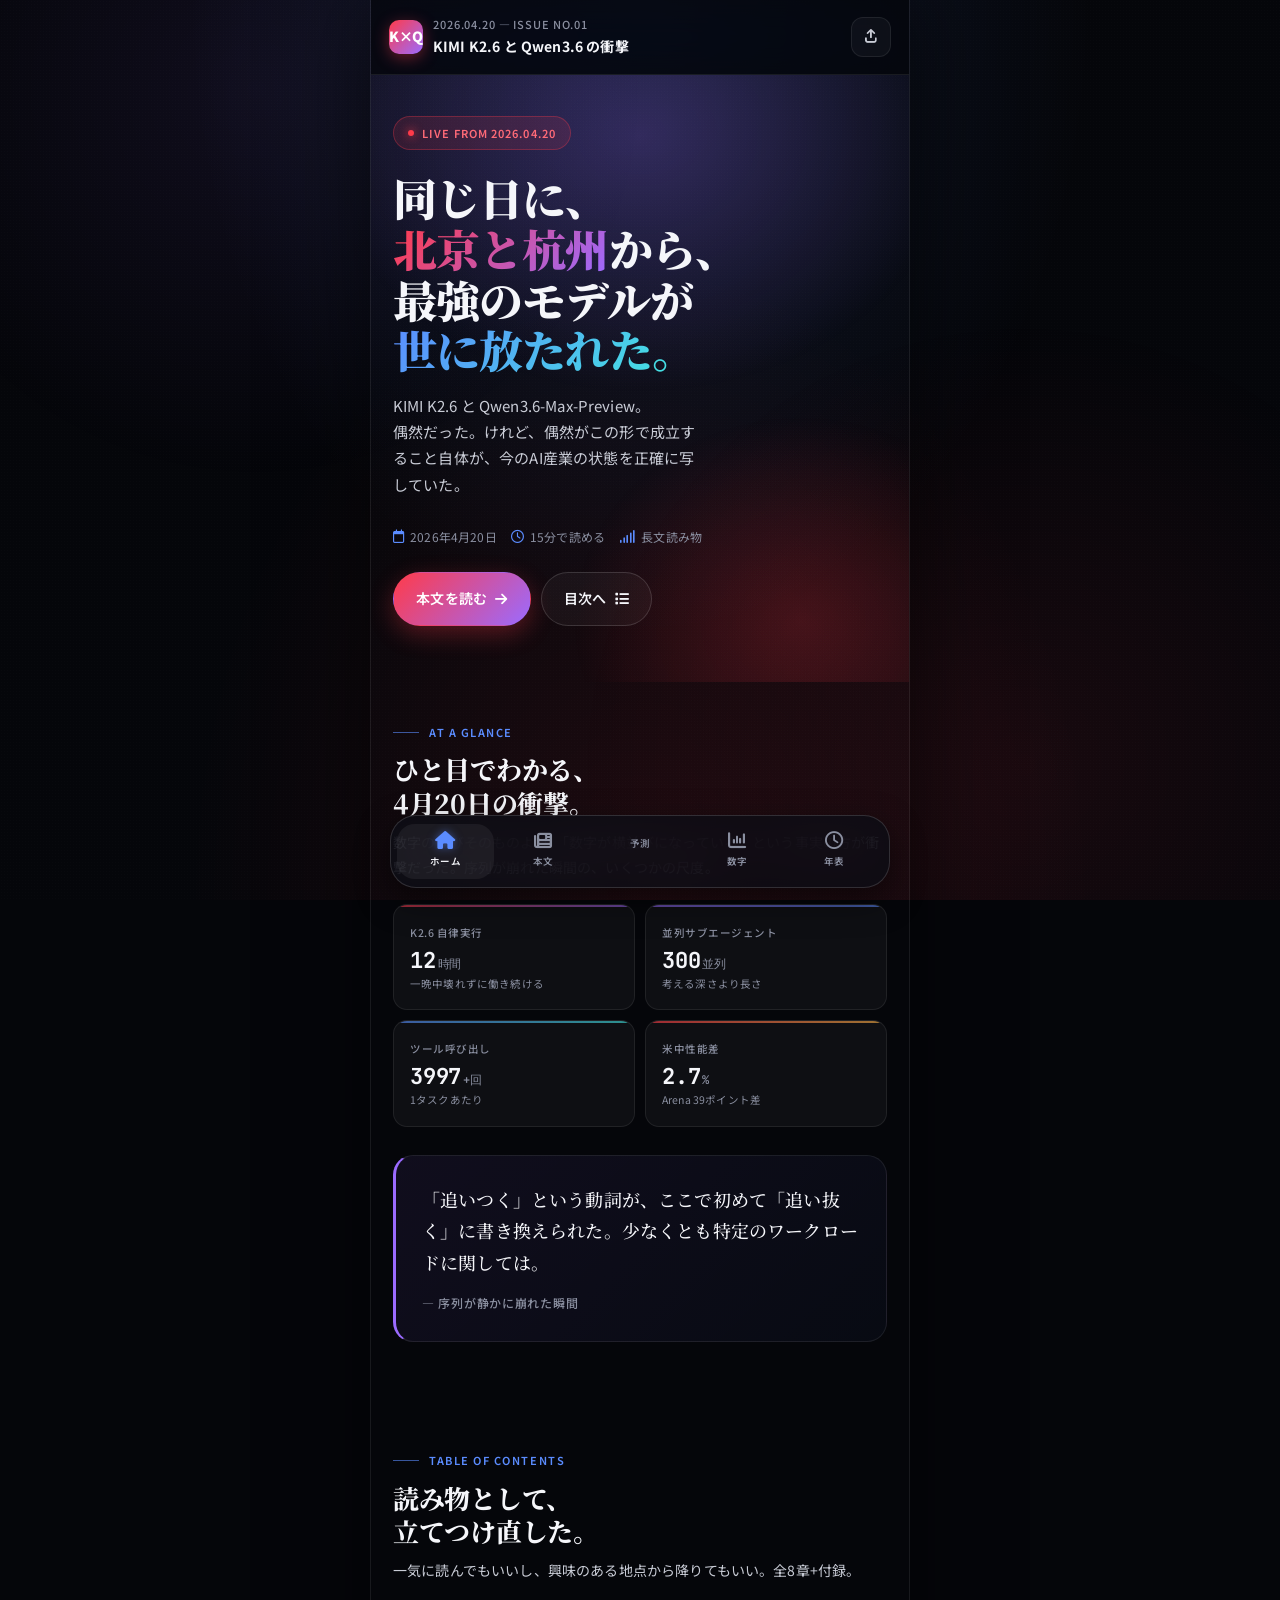
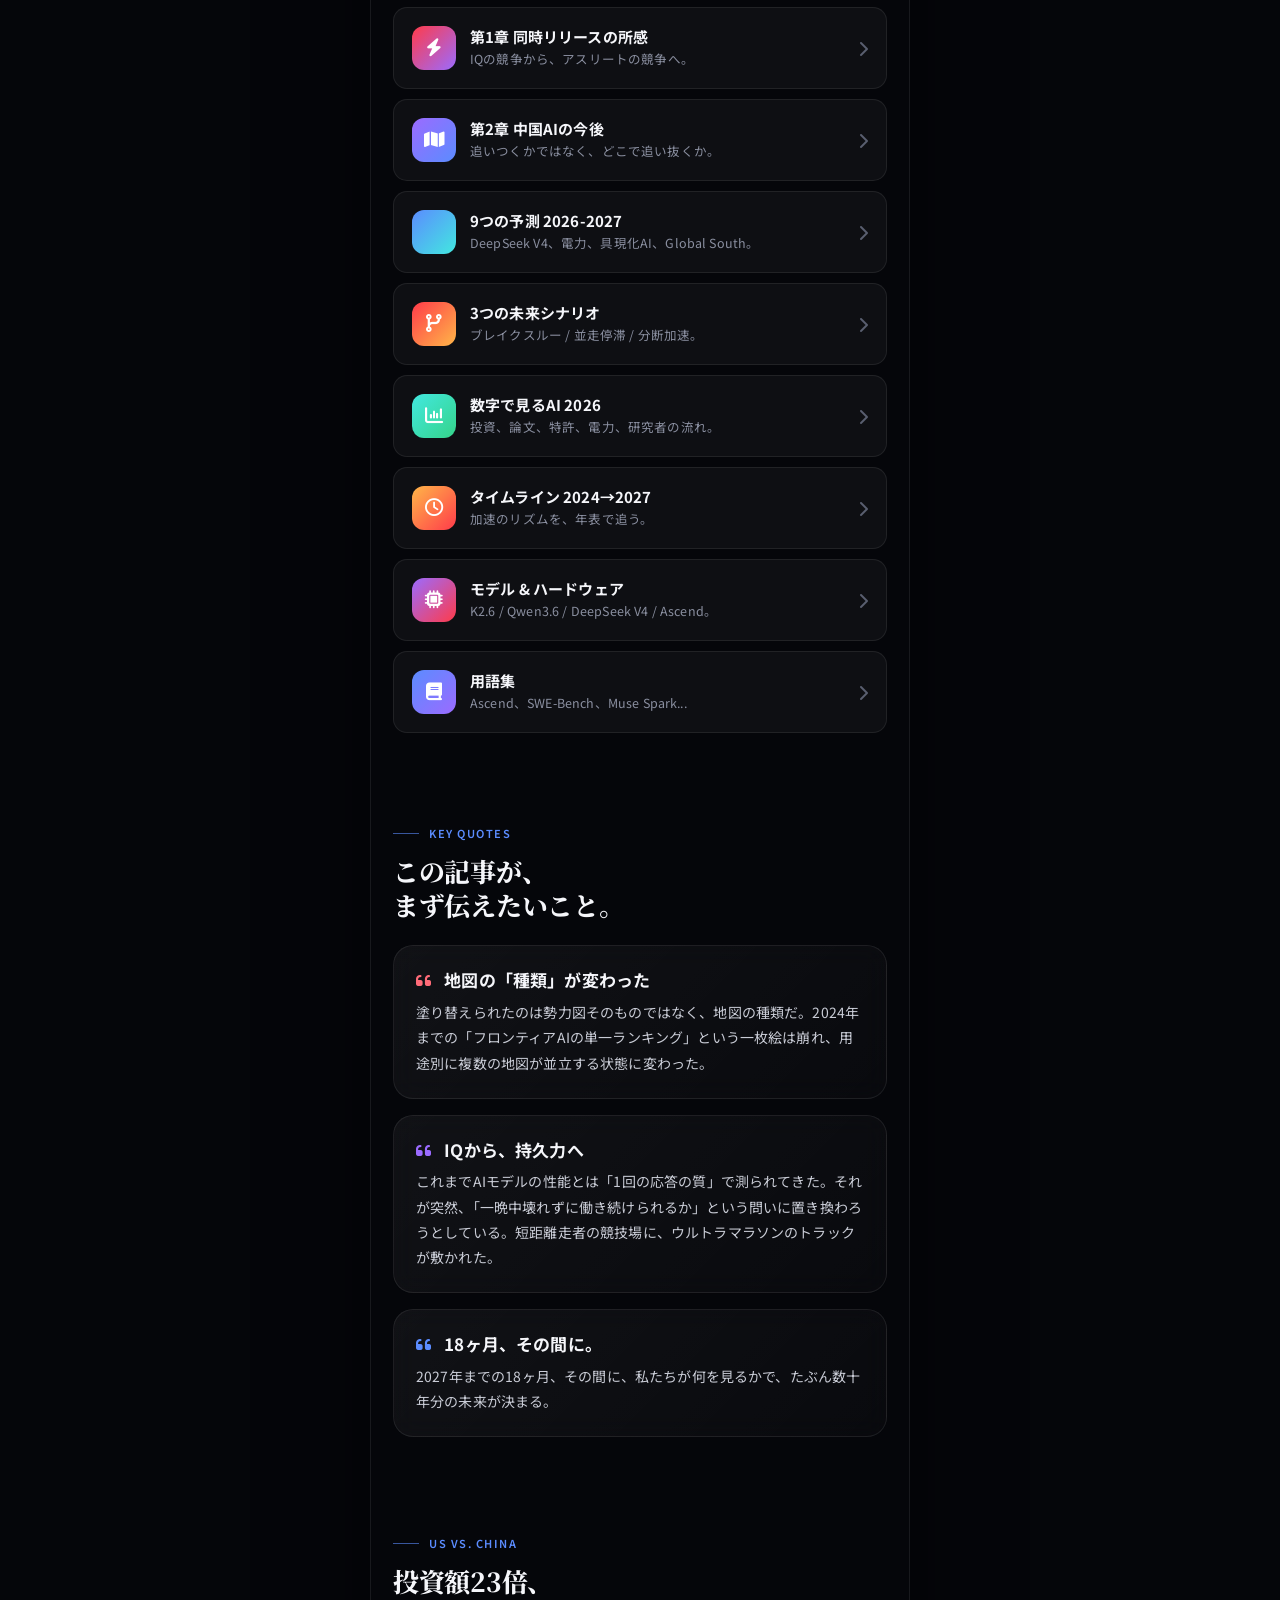
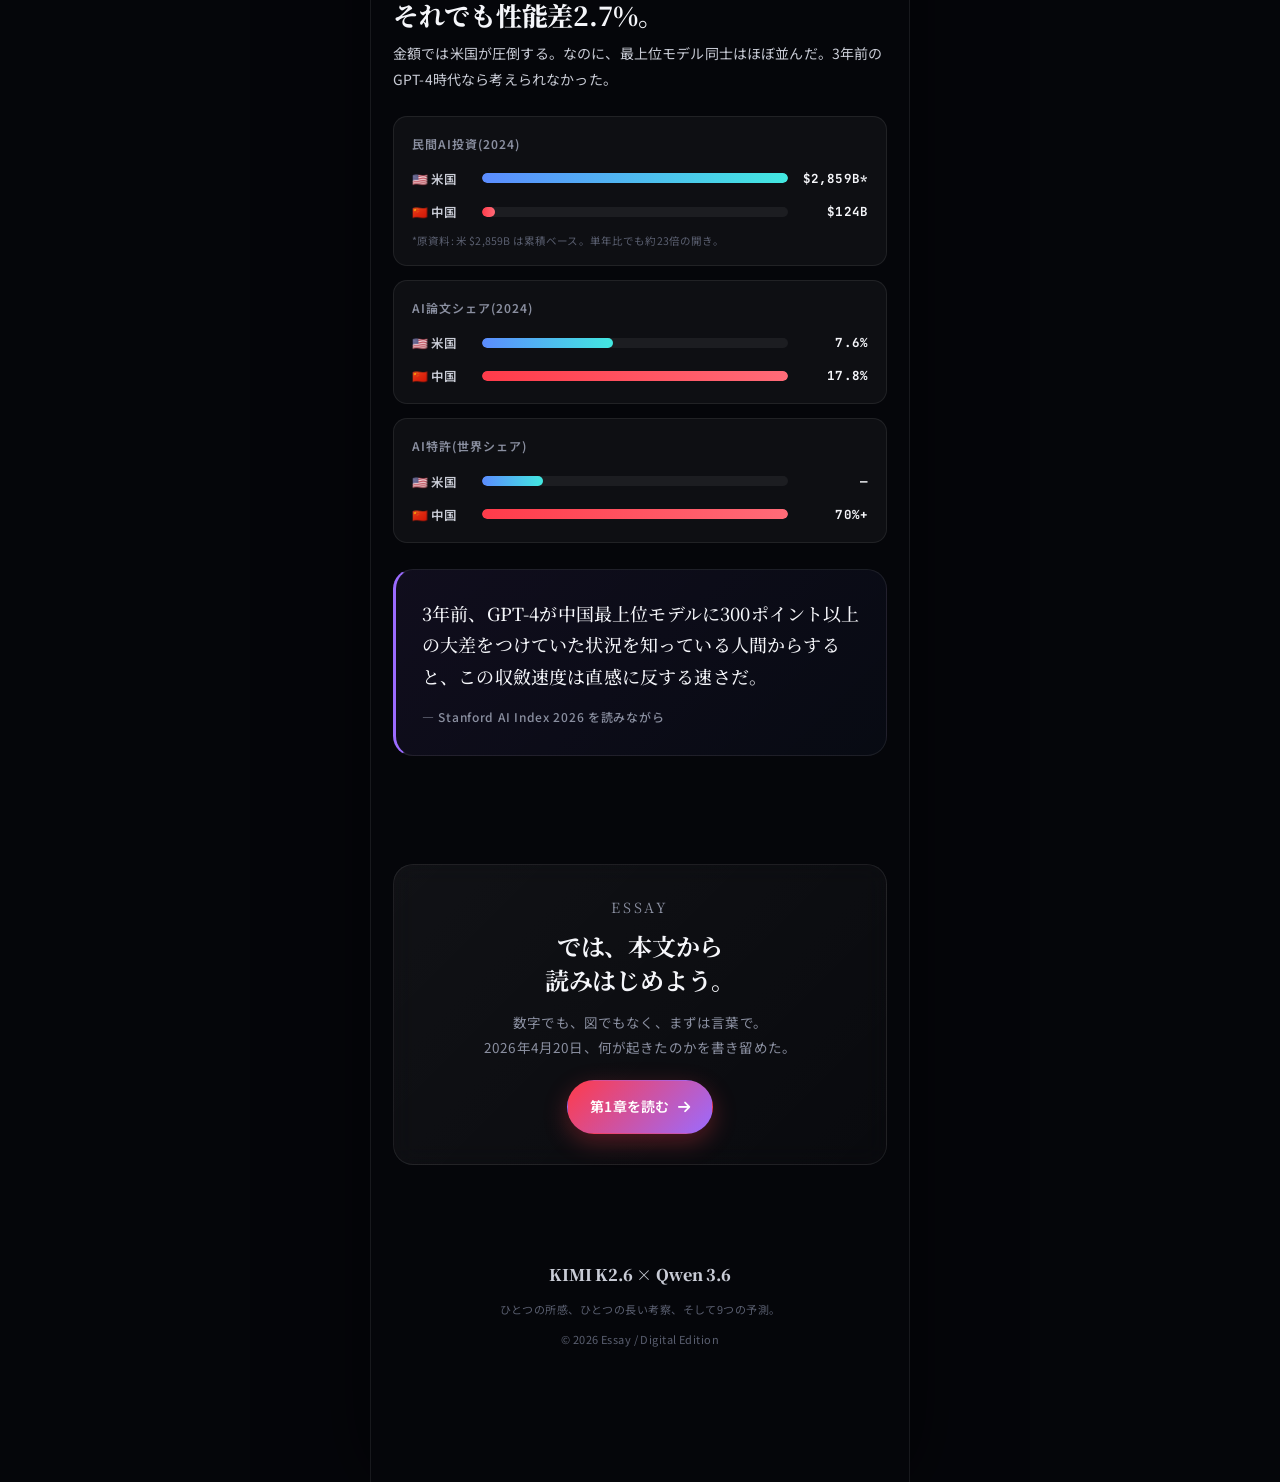
<file: index.html>
<!DOCTYPE html>
<html lang="ja">
<head>
  <meta charset="UTF-8">
  <meta name="viewport" content="width=device-width, initial-scale=1.0, maximum-scale=5.0, viewport-fit=cover">
  <meta name="theme-color" content="#05060a">
  <meta name="description" content="KIMI K2.6 と Qwen3.6-Max-Preview の同時リリースが示した、AI産業の潮目。2026年4月20日に何が起きたのか。ひとつの長い所感と、中国AIの今後に関する9つの予測。">
  <meta property="og:title" content="KIMI K2.6 と Qwen3.6 の衝撃">
  <meta property="og:description" content="2026年4月20日、北京と杭州から放たれた2つのモデルが、AI産業の地図そのものを書き換えた。">
  <title>KIMI K2.6 と Qwen3.6 の衝撃 — ひとつの所感</title>

  <link rel="preconnect" href="https://fonts.googleapis.com">
  <link rel="preconnect" href="https://fonts.gstatic.com" crossorigin>
  <link href="https://fonts.googleapis.com/css2?family=Noto+Sans+JP:wght@400;500;600;700;900&family=Noto+Serif+JP:wght@400;500;700;900&family=JetBrains+Mono:wght@400;500;700&display=swap" rel="stylesheet">
  <link rel="stylesheet" href="https://cdn.jsdelivr.net/npm/@fortawesome/fontawesome-free@6.5.1/css/all.min.css">
  <link rel="stylesheet" href="css/style.css">
</head>
<body>

<!-- Splash -->
<div class="splash" aria-hidden="true">
  <div class="splash-mark">K2.6 × Q3.6</div>
</div>

<div class="app">

  <!-- App bar -->
  <header class="appbar">
    <div class="appbar-title">
      <div class="appbar-logo">K×Q</div>
      <div class="appbar-text">
        <div class="t1">2026.04.20 — Issue No.01</div>
        <div class="t2">KIMI K2.6 と Qwen3.6 の衝撃</div>
      </div>
    </div>
    <button class="appbar-action" data-share aria-label="共有">
      <i class="fa-solid fa-arrow-up-from-bracket"></i>
    </button>
  </header>

  <!-- HERO -->
  <section class="hero">
    <div class="hero-content">
      <div class="hero-eyebrow">
        <span class="dot"></span>
        <span>LIVE FROM 2026.04.20</span>
      </div>
      <h1 class="hero-title">
        同じ日に、<br>
        <span class="accent-1">北京と杭州</span>から、<br>
        最強のモデルが<br>
        <span class="accent-2">世に放たれた。</span>
      </h1>
      <p class="hero-subtitle">
        KIMI K2.6 と Qwen3.6-Max-Preview。<br>
        偶然だった。けれど、偶然がこの形で成立すること自体が、今のAI産業の状態を正確に写していた。
      </p>
      <div class="hero-meta">
        <span class="hero-meta-item"><i class="fa-regular fa-calendar"></i>2026年4月20日</span>
        <span class="hero-meta-item"><i class="fa-regular fa-clock"></i>15分で読める</span>
        <span class="hero-meta-item"><i class="fa-solid fa-signal"></i>長文読み物</span>
      </div>
      <div class="hero-cta">
        <a class="btn btn-primary" href="part1.html">
          本文を読む <i class="fa-solid fa-arrow-right"></i>
        </a>
        <a class="btn btn-ghost" href="#toc">
          目次へ <i class="fa-solid fa-list"></i>
        </a>
      </div>
    </div>
  </section>

  <!-- 数字セクション -->
  <section class="section reveal">
    <div class="section-head">
      <div class="section-eyebrow">
        <span class="line"></span><span>AT A GLANCE</span>
      </div>
      <h2 class="section-title">ひと目でわかる、<br>4月20日の衝撃。</h2>
      <p class="section-lead">
        数字の並びそのものより、「数字が横並びになっている」という事実の方が衝撃だった。序列が崩れた瞬間の、いくつかの尺度。
      </p>
    </div>

    <div class="stat-grid">
      <div class="stat-card">
        <div class="stat-label">K2.6 自律実行</div>
        <div class="stat-value"><span data-count="12">0</span><span class="unit">時間</span></div>
        <div class="stat-sub">一晩中壊れずに働き続ける</div>
      </div>
      <div class="stat-card v-purple">
        <div class="stat-label">並列サブエージェント</div>
        <div class="stat-value"><span data-count="300">0</span><span class="unit">並列</span></div>
        <div class="stat-sub">考える深さより長さ</div>
      </div>
      <div class="stat-card v-blue">
        <div class="stat-label">ツール呼び出し</div>
        <div class="stat-value"><span data-count="4000">0</span><span class="unit">+回</span></div>
        <div class="stat-sub">1タスクあたり</div>
      </div>
      <div class="stat-card v-warm">
        <div class="stat-label">米中性能差</div>
        <div class="stat-value"><span data-count="2.7">0</span><span class="unit">%</span></div>
        <div class="stat-sub">Arena 39ポイント差</div>
      </div>
    </div>

    <div class="pullquote reveal">
      「追いつく」という動詞が、ここで初めて「追い抜く」に書き換えられた。少なくとも特定のワークロードに関しては。
      <cite>— 序列が静かに崩れた瞬間</cite>
    </div>
  </section>

  <!-- 目次/本文誘導 -->
  <section class="section reveal" id="toc">
    <div class="section-head">
      <div class="section-eyebrow">
        <span class="line"></span><span>TABLE OF CONTENTS</span>
      </div>
      <h2 class="section-title">読み物として、<br>立てつけ直した。</h2>
      <p class="section-lead">
        一気に読んでもいいし、興味のある地点から降りてもいい。全8章+付録。
      </p>
    </div>

    <a class="feature reveal" href="part1.html">
      <div class="feature-icon ic-1"><i class="fa-solid fa-bolt"></i></div>
      <div class="feature-body">
        <div class="feature-title">第1章 同時リリースの所感</div>
        <div class="feature-desc">IQの競争から、アスリートの競争へ。</div>
      </div>
      <div class="feature-arrow"><i class="fa-solid fa-chevron-right"></i></div>
    </a>

    <a class="feature reveal" href="part2.html">
      <div class="feature-icon ic-3"><i class="fa-solid fa-map"></i></div>
      <div class="feature-body">
        <div class="feature-title">第2章 中国AIの今後</div>
        <div class="feature-desc">追いつくかではなく、どこで追い抜くか。</div>
      </div>
      <div class="feature-arrow"><i class="fa-solid fa-chevron-right"></i></div>
    </a>

    <a class="feature reveal" href="predictions.html">
      <div class="feature-icon ic-2"><i class="fa-solid fa-crystal-ball"></i></div>
      <div class="feature-body">
        <div class="feature-title">9つの予測 2026-2027</div>
        <div class="feature-desc">DeepSeek V4、電力、具現化AI、Global South。</div>
      </div>
      <div class="feature-arrow"><i class="fa-solid fa-chevron-right"></i></div>
    </a>

    <a class="feature reveal" href="scenarios.html">
      <div class="feature-icon ic-4"><i class="fa-solid fa-code-branch"></i></div>
      <div class="feature-body">
        <div class="feature-title">3つの未来シナリオ</div>
        <div class="feature-desc">ブレイクスルー / 並走停滞 / 分断加速。</div>
      </div>
      <div class="feature-arrow"><i class="fa-solid fa-chevron-right"></i></div>
    </a>

    <a class="feature reveal" href="data.html">
      <div class="feature-icon ic-5"><i class="fa-solid fa-chart-column"></i></div>
      <div class="feature-body">
        <div class="feature-title">数字で見るAI 2026</div>
        <div class="feature-desc">投資、論文、特許、電力、研究者の流れ。</div>
      </div>
      <div class="feature-arrow"><i class="fa-solid fa-chevron-right"></i></div>
    </a>

    <a class="feature reveal" href="timeline.html">
      <div class="feature-icon ic-6"><i class="fa-regular fa-clock"></i></div>
      <div class="feature-body">
        <div class="feature-title">タイムライン 2024→2027</div>
        <div class="feature-desc">加速のリズムを、年表で追う。</div>
      </div>
      <div class="feature-arrow"><i class="fa-solid fa-chevron-right"></i></div>
    </a>

    <a class="feature reveal" href="models.html">
      <div class="feature-icon ic-7"><i class="fa-solid fa-microchip"></i></div>
      <div class="feature-body">
        <div class="feature-title">モデル & ハードウェア</div>
        <div class="feature-desc">K2.6 / Qwen3.6 / DeepSeek V4 / Ascend。</div>
      </div>
      <div class="feature-arrow"><i class="fa-solid fa-chevron-right"></i></div>
    </a>

    <a class="feature reveal" href="glossary.html">
      <div class="feature-icon ic-8"><i class="fa-solid fa-book"></i></div>
      <div class="feature-body">
        <div class="feature-title">用語集</div>
        <div class="feature-desc">Ascend、SWE-Bench、Muse Spark...</div>
      </div>
      <div class="feature-arrow"><i class="fa-solid fa-chevron-right"></i></div>
    </a>
  </section>

  <!-- ハイライト引用 -->
  <section class="section reveal">
    <div class="section-head">
      <div class="section-eyebrow">
        <span class="line"></span><span>KEY QUOTES</span>
      </div>
      <h2 class="section-title">この記事が、<br>まず伝えたいこと。</h2>
    </div>

    <div class="card glass reveal">
      <div class="card-title">
        <i class="fa-solid fa-quote-left" style="color:var(--accent-red-soft); margin-right:8px;"></i>
        地図の「種類」が変わった
      </div>
      <p class="card-text">
        塗り替えられたのは勢力図そのものではなく、地図の種類だ。2024年までの「フロンティアAIの単一ランキング」という一枚絵は崩れ、用途別に複数の地図が並立する状態に変わった。
      </p>
    </div>

    <div class="card glass reveal">
      <div class="card-title">
        <i class="fa-solid fa-quote-left" style="color:var(--accent-purple); margin-right:8px;"></i>
        IQから、持久力へ
      </div>
      <p class="card-text">
        これまでAIモデルの性能とは「1回の応答の質」で測られてきた。それが突然、「一晩中壊れずに働き続けられるか」という問いに置き換わろうとしている。短距離走者の競技場に、ウルトラマラソンのトラックが敷かれた。
      </p>
    </div>

    <div class="card glass reveal">
      <div class="card-title">
        <i class="fa-solid fa-quote-left" style="color:var(--accent-blue); margin-right:8px;"></i>
        18ヶ月、その間に。
      </div>
      <p class="card-text">
        2027年までの18ヶ月、その間に、私たちが何を見るかで、たぶん数十年分の未来が決まる。
      </p>
    </div>
  </section>

  <!-- コントラストの数字 -->
  <section class="section reveal">
    <div class="section-head">
      <div class="section-eyebrow">
        <span class="line"></span><span>US vs. CHINA</span>
      </div>
      <h2 class="section-title">投資額23倍、<br>それでも性能差2.7%。</h2>
      <p class="section-lead">
        金額では米国が圧倒する。なのに、最上位モデル同士はほぼ並んだ。3年前のGPT-4時代なら考えられなかった。
      </p>
    </div>

    <div class="compare reveal">
      <div class="compare-title">民間AI投資(2024)</div>
      <div class="compare-row">
        <span class="compare-label">🇺🇸 米国</span>
        <div class="compare-bar"><div class="compare-bar-fill us" data-width="100%"></div></div>
        <span class="compare-val">$2,859B*</span>
      </div>
      <div class="compare-row">
        <span class="compare-label">🇨🇳 中国</span>
        <div class="compare-bar"><div class="compare-bar-fill cn" data-width="4.3%"></div></div>
        <span class="compare-val">$124B</span>
      </div>
      <div style="font-size:10.5px; color:var(--text-3); margin-top:8px; line-height:1.5;">
        *原資料: 米 $2,859B は累積ベース。単年比でも約23倍の開き。
      </div>
    </div>

    <div class="compare reveal">
      <div class="compare-title">AI論文シェア(2024)</div>
      <div class="compare-row">
        <span class="compare-label">🇺🇸 米国</span>
        <div class="compare-bar"><div class="compare-bar-fill us" data-width="42.7%"></div></div>
        <span class="compare-val">7.6%</span>
      </div>
      <div class="compare-row">
        <span class="compare-label">🇨🇳 中国</span>
        <div class="compare-bar"><div class="compare-bar-fill cn" data-width="100%"></div></div>
        <span class="compare-val">17.8%</span>
      </div>
    </div>

    <div class="compare reveal">
      <div class="compare-title">AI特許(世界シェア)</div>
      <div class="compare-row">
        <span class="compare-label">🇺🇸 米国</span>
        <div class="compare-bar"><div class="compare-bar-fill us" data-width="20%"></div></div>
        <span class="compare-val">— </span>
      </div>
      <div class="compare-row">
        <span class="compare-label">🇨🇳 中国</span>
        <div class="compare-bar"><div class="compare-bar-fill cn" data-width="100%"></div></div>
        <span class="compare-val">70%+</span>
      </div>
    </div>

    <div class="pullquote reveal" style="margin-top:26px;">
      3年前、GPT-4が中国最上位モデルに300ポイント以上の大差をつけていた状況を知っている人間からすると、この収斂速度は直感に反する速さだ。
      <cite>— Stanford AI Index 2026 を読みながら</cite>
    </div>
  </section>

  <!-- CTA 本文へ -->
  <section class="section reveal">
    <div class="card glass" style="text-align:center; padding: 30px 22px;">
      <div style="font-family: var(--font-serif); font-size: 14px; color: var(--text-2); letter-spacing: 0.2em; margin-bottom:8px;">ESSAY</div>
      <h3 style="font-family: var(--font-serif); font-size: 24px; line-height: 1.4; margin-bottom:14px;">
        では、本文から<br>読みはじめよう。
      </h3>
      <p style="font-size:13.5px; color: var(--text-2); margin-bottom:20px;">
        数字でも、図でもなく、まずは言葉で。<br>2026年4月20日、何が起きたのかを書き留めた。
      </p>
      <a class="btn btn-primary" href="part1.html">
        第1章を読む <i class="fa-solid fa-arrow-right"></i>
      </a>
    </div>
  </section>

  <!-- フッター -->
  <footer class="footer">
    <div class="footer-logo">KIMI K2.6 × Qwen 3.6</div>
    <div>ひとつの所感、ひとつの長い考察、そして9つの予測。</div>
    <div style="margin-top:10px;">© 2026 Essay / Digital Edition</div>
  </footer>

</div>

<!-- Bottom nav -->
<nav class="bottom-nav">
  <a class="bottom-nav-item" href="index.html" data-page="index.html">
    <i class="fa-solid fa-house"></i><span>ホーム</span>
  </a>
  <a class="bottom-nav-item" href="part1.html" data-page="part1.html">
    <i class="fa-solid fa-newspaper"></i><span>本文</span>
  </a>
  <a class="bottom-nav-item" href="predictions.html" data-page="predictions.html">
    <i class="fa-solid fa-crystal-ball"></i><span>予測</span>
  </a>
  <a class="bottom-nav-item" href="data.html" data-page="data.html">
    <i class="fa-solid fa-chart-column"></i><span>数字</span>
  </a>
  <a class="bottom-nav-item" href="timeline.html" data-page="timeline.html">
    <i class="fa-regular fa-clock"></i><span>年表</span>
  </a>
</nav>

<script src="js/main.js"></script>
</body>
</html>
</file>
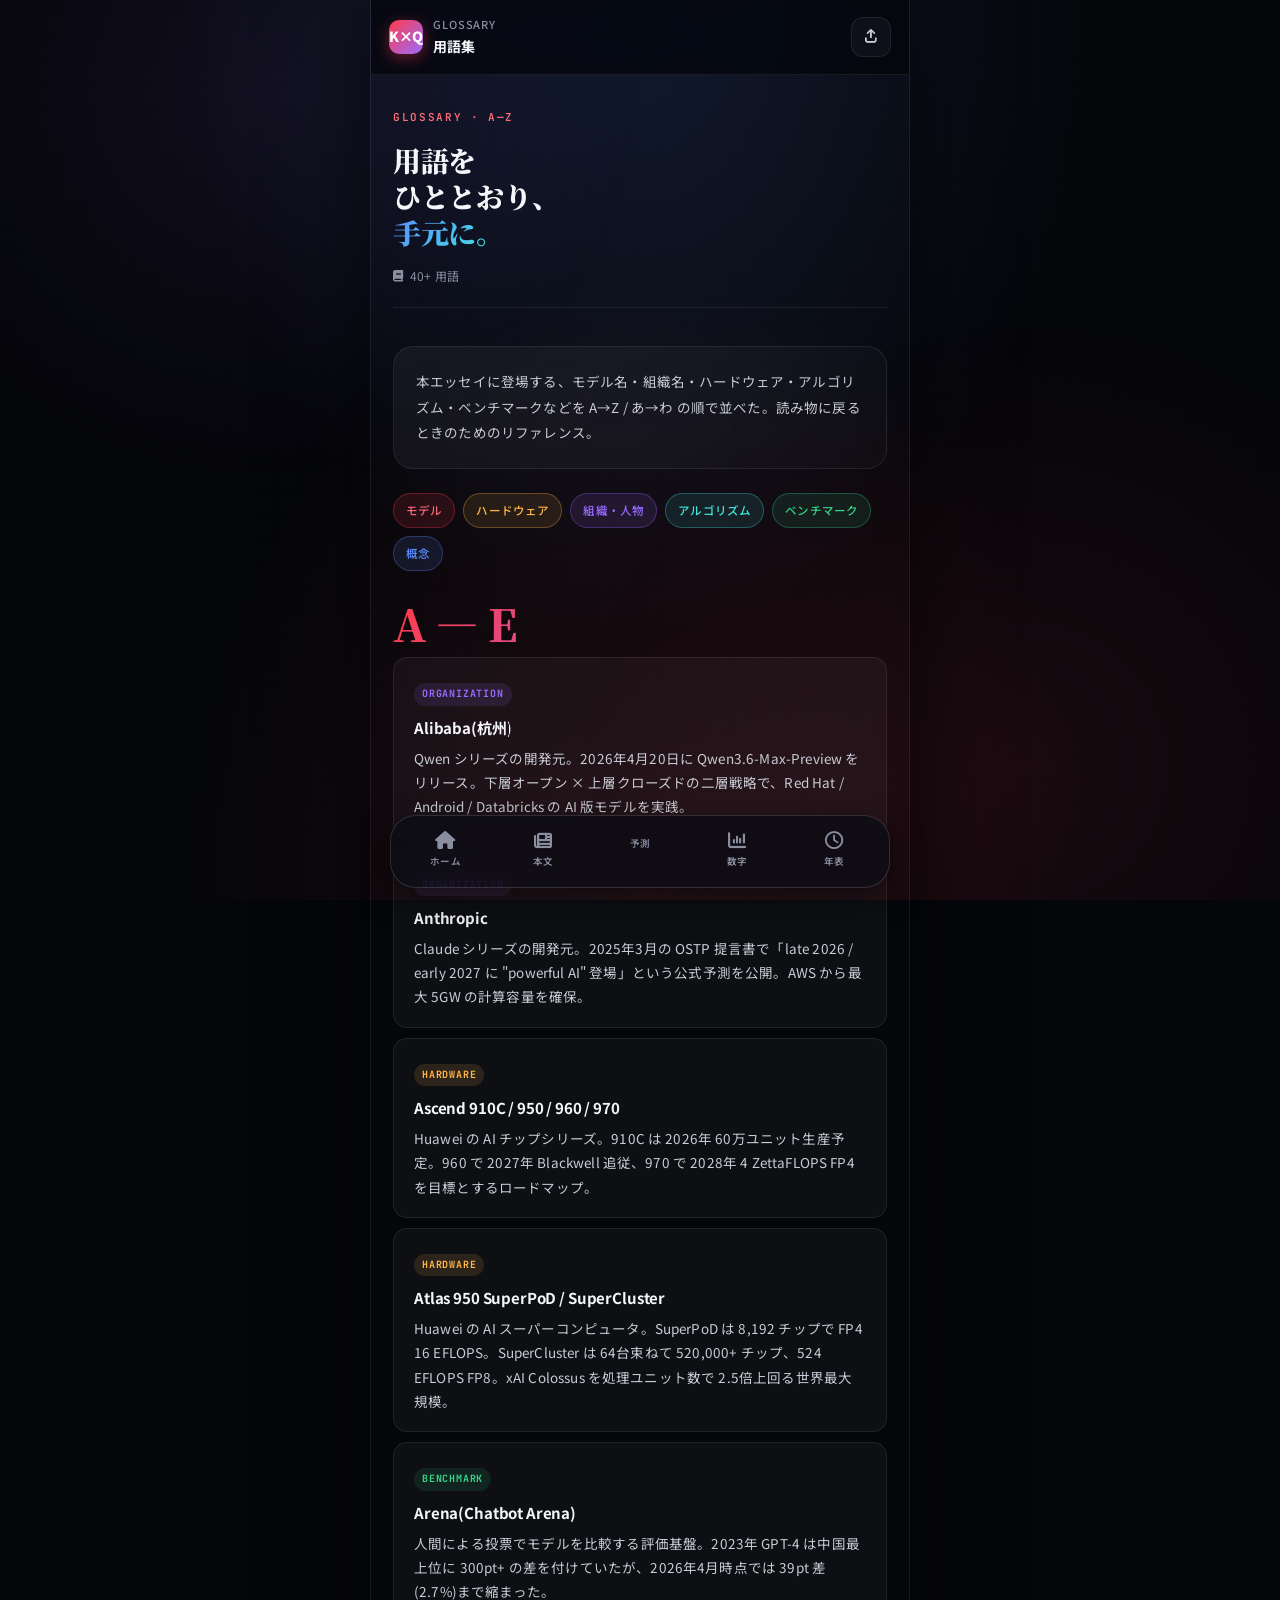
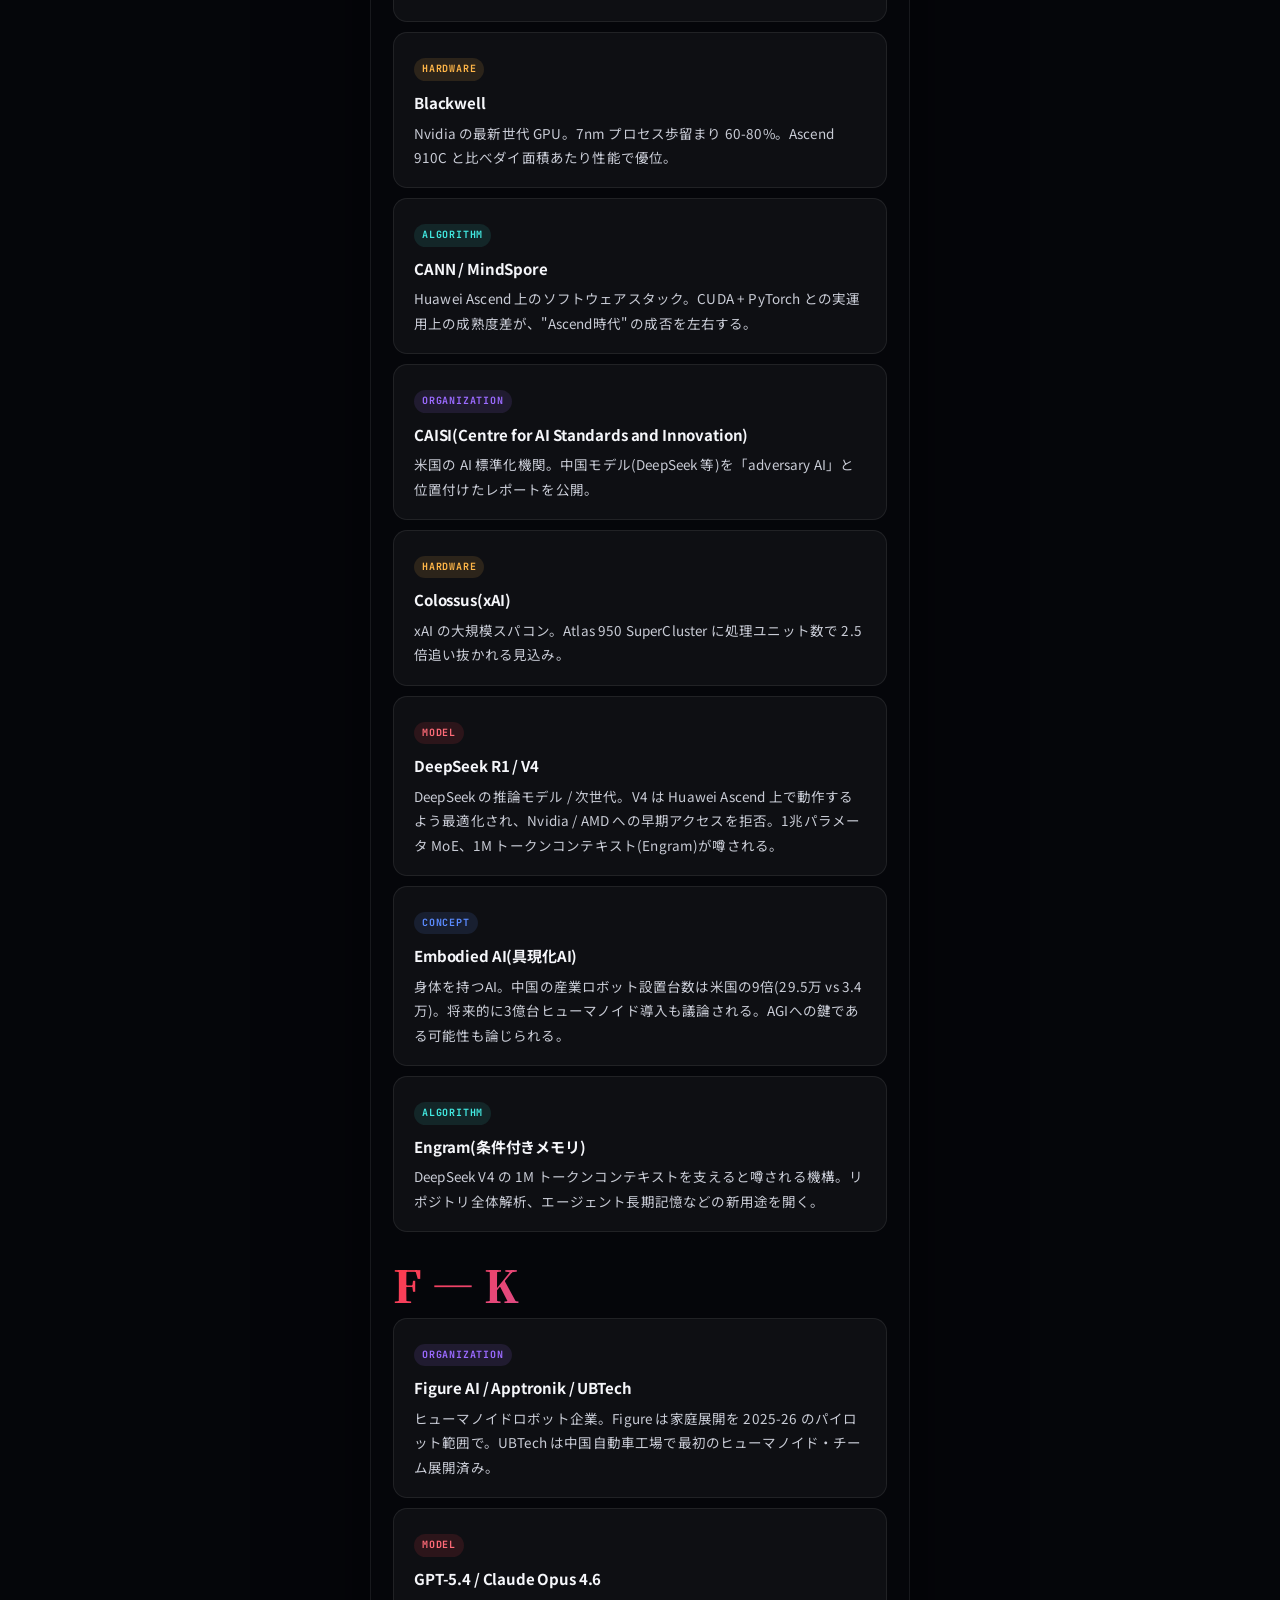
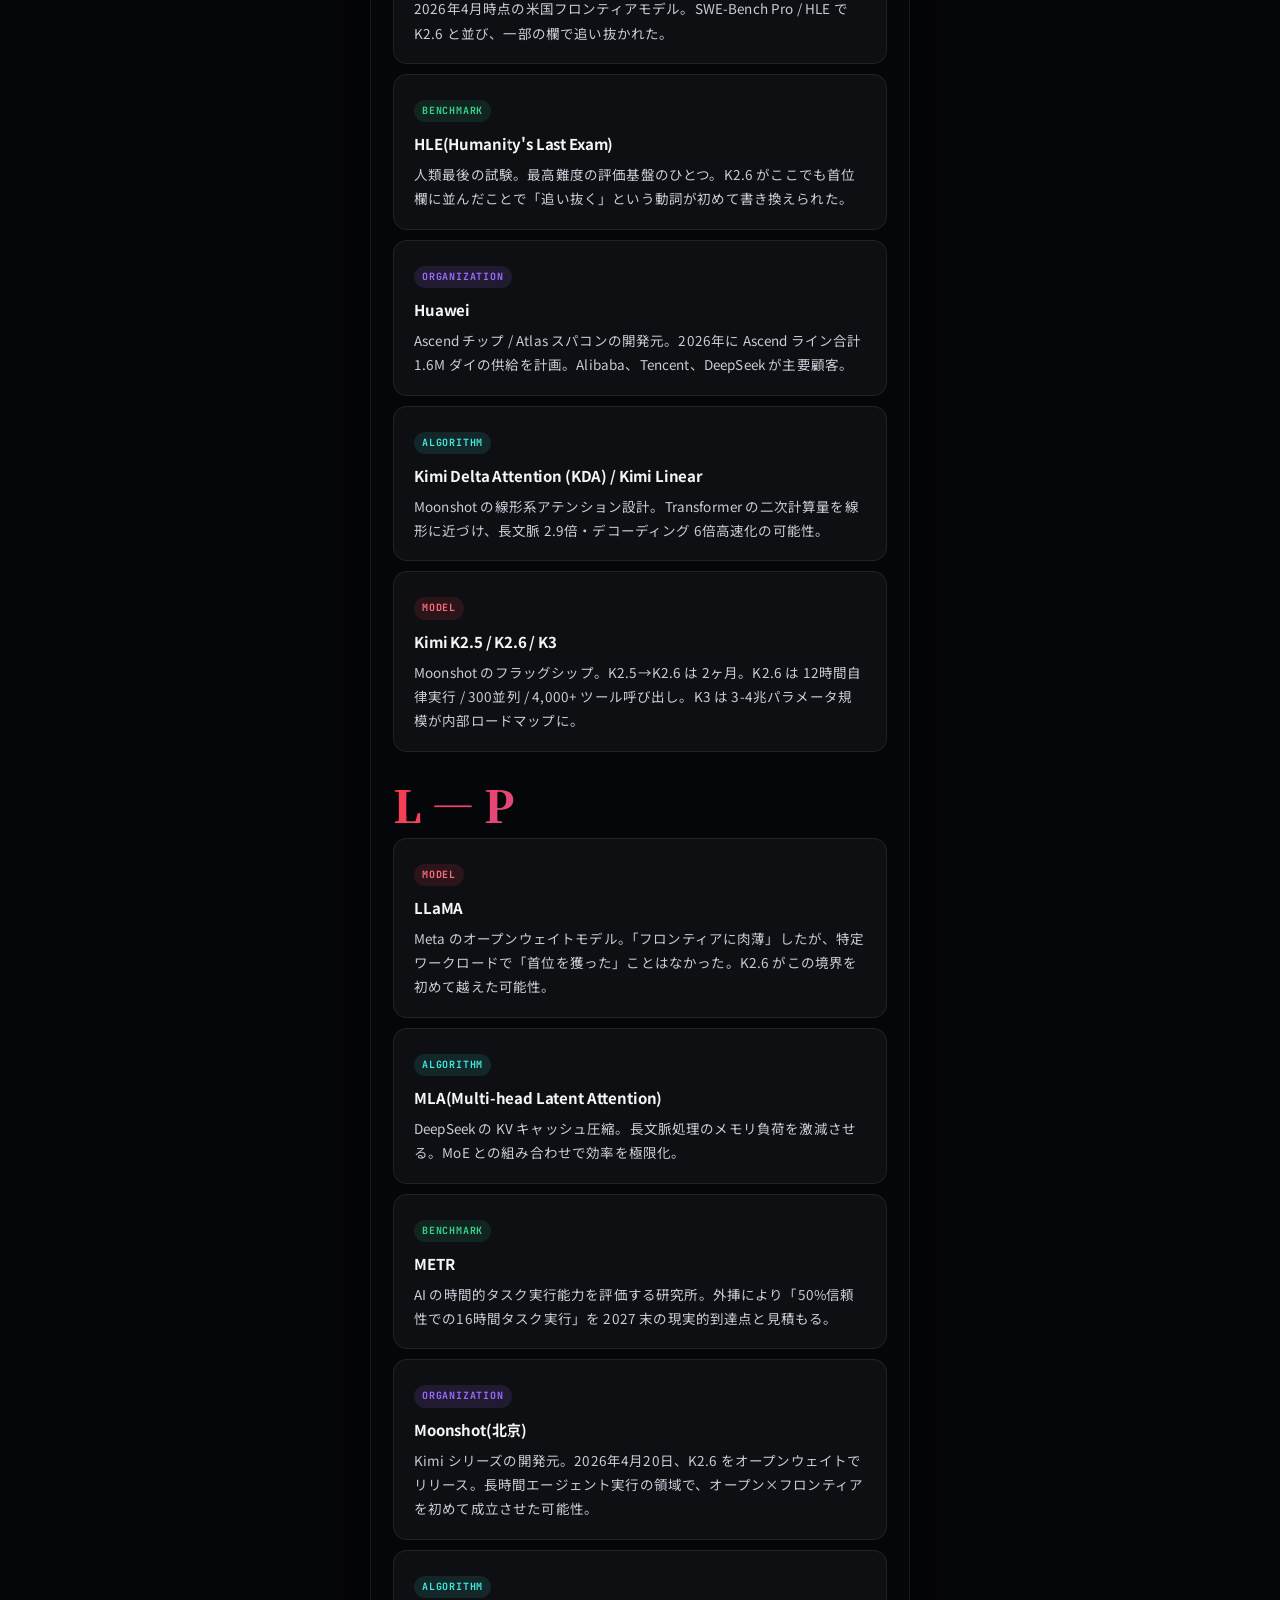
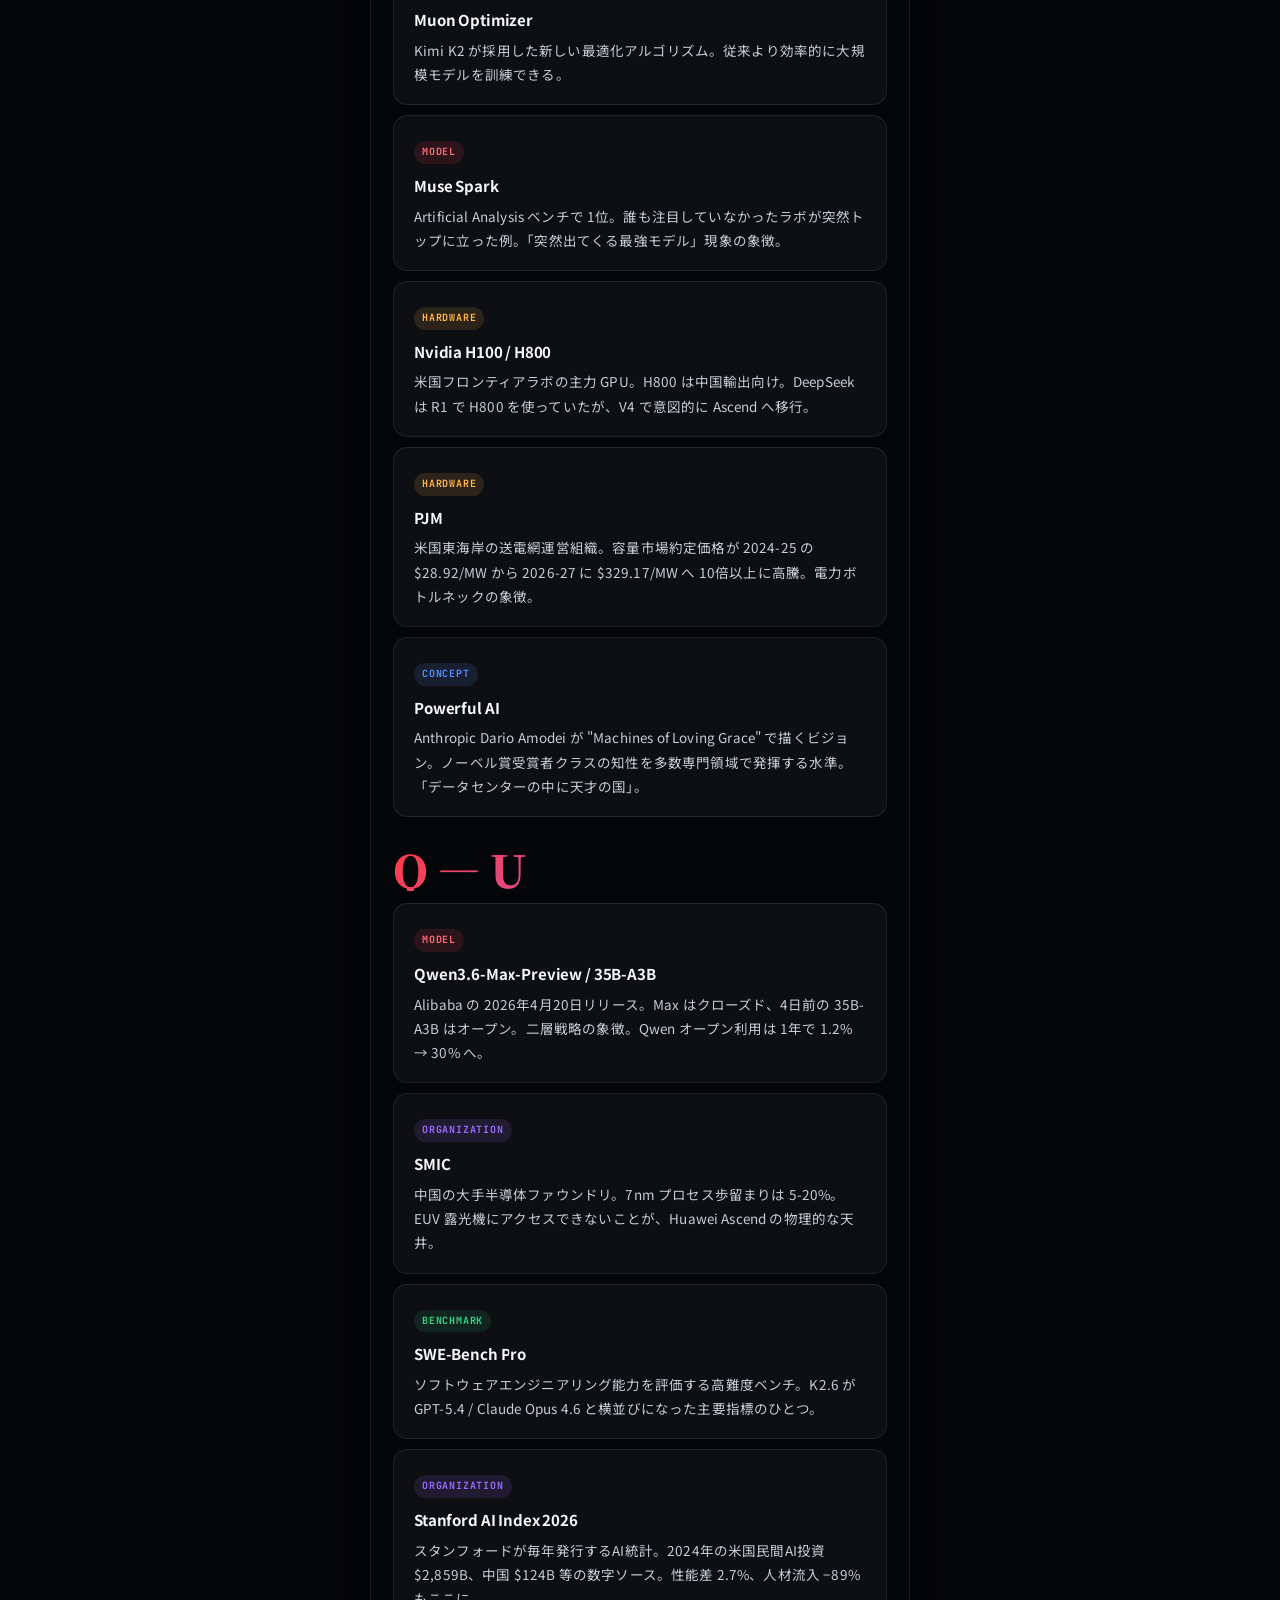
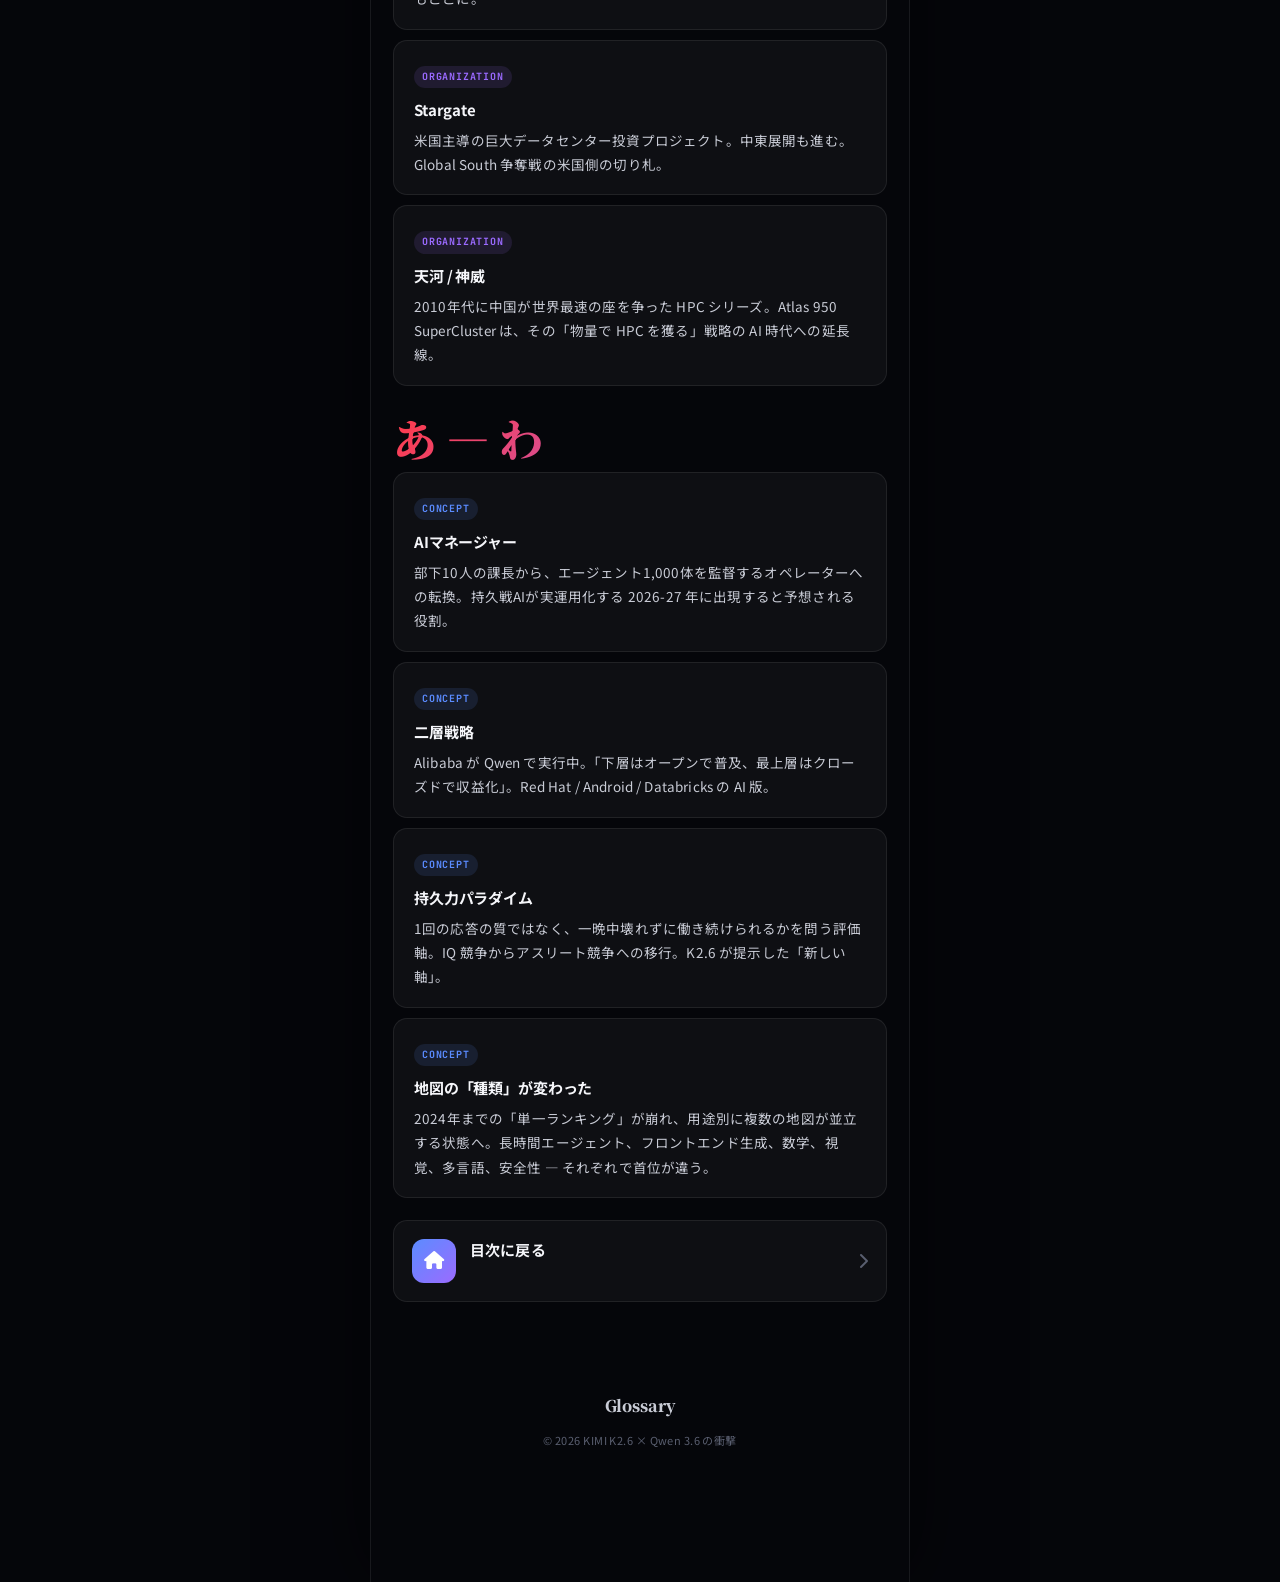
<file: glossary.html>
<!DOCTYPE html>
<html lang="ja">
<head>
  <meta charset="UTF-8">
  <meta name="viewport" content="width=device-width, initial-scale=1.0, viewport-fit=cover">
  <meta name="theme-color" content="#05060a">
  <meta name="description" content="記事に登場する固有名詞・技術用語の解説。">
  <title>用語集 — KIMI K2.6 と Qwen3.6 の衝撃</title>
  <link rel="preconnect" href="https://fonts.googleapis.com">
  <link rel="preconnect" href="https://fonts.gstatic.com" crossorigin>
  <link href="https://fonts.googleapis.com/css2?family=Noto+Sans+JP:wght@400;500;600;700;900&family=Noto+Serif+JP:wght@400;500;700;900&family=JetBrains+Mono:wght@400;500;700&display=swap" rel="stylesheet">
  <link rel="stylesheet" href="https://cdn.jsdelivr.net/npm/@fortawesome/fontawesome-free@6.5.1/css/all.min.css">
  <link rel="stylesheet" href="css/style.css">
  <style>
    .gl-item {
      padding: 18px 20px;
      background: var(--surface);
      border: 1px solid var(--border);
      border-radius: var(--radius-md);
      margin-bottom: 10px;
    }
    .gl-term {
      font-size: 15px;
      font-weight: 700;
      color: var(--text-0);
      margin-bottom: 4px;
      letter-spacing: -0.01em;
    }
    .gl-cat {
      display: inline-block;
      font-family: var(--font-mono);
      font-size: 10px;
      padding: 2px 8px;
      border-radius: 100px;
      background: rgba(91,140,255,0.12);
      color: var(--accent-blue);
      margin-bottom: 8px;
      font-weight: 700;
      letter-spacing: 0.08em;
    }
    .gl-cat.cat-model { background: rgba(255,59,74,0.12); color: var(--accent-red-soft); }
    .gl-cat.cat-hw { background: rgba(255,182,72,0.12); color: var(--accent-amber); }
    .gl-cat.cat-org { background: rgba(155,107,255,0.12); color: var(--accent-purple); }
    .gl-cat.cat-alg { background: rgba(66,232,224,0.1); color: var(--accent-cyan); }
    .gl-cat.cat-bench { background: rgba(53,212,138,0.1); color: var(--accent-green); }
    .gl-def {
      font-size: 13.5px;
      line-height: 1.8;
      color: var(--text-1);
      margin: 0;
    }
    .letter-head {
      font-family: var(--font-serif);
      font-size: 44px;
      font-weight: 900;
      background: var(--gradient-1);
      -webkit-background-clip: text;
      background-clip: text;
      -webkit-text-fill-color: transparent;
      margin: 30px 0 12px;
      line-height: 1;
      letter-spacing: -0.02em;
    }
  </style>
</head>
<body>

<div class="app">

  <header class="appbar">
    <div class="appbar-title">
      <a href="index.html" class="appbar-logo" style="text-decoration:none;">K×Q</a>
      <div class="appbar-text">
        <div class="t1">GLOSSARY</div>
        <div class="t2">用語集</div>
      </div>
    </div>
    <button class="appbar-action" data-share aria-label="共有">
      <i class="fa-solid fa-arrow-up-from-bracket"></i>
    </button>
  </header>

  <header class="article-header">
    <div class="article-number">GLOSSARY · A—Z</div>
    <h1 class="article-title">
      用語を<br>
      ひととおり、<br>
      <span style="background: var(--gradient-2); -webkit-background-clip: text; background-clip:text; -webkit-text-fill-color: transparent;">手元に。</span>
    </h1>
    <div class="article-meta">
      <span class="article-meta-item"><i class="fa-solid fa-book"></i>40+ 用語</span>
    </div>
  </header>

  <section class="section" style="padding-top: 10px;">

    <div class="card glass reveal" style="margin-bottom: 24px;">
      <p style="font-size:13.5px; color: var(--text-1); margin:0; line-height:1.9;">
        本エッセイに登場する、モデル名・組織名・ハードウェア・アルゴリズム・ベンチマークなどを A→Z / あ→わ の順で並べた。読み物に戻るときのためのリファレンス。
      </p>
    </div>

    <!-- カテゴリ凡例 -->
    <div class="chip-row reveal" style="margin-bottom: 20px;">
      <span class="chip c-red">モデル</span>
      <span class="chip c-amber">ハードウェア</span>
      <span class="chip c-purple">組織・人物</span>
      <span class="chip c-cyan">アルゴリズム</span>
      <span class="chip c-green">ベンチマーク</span>
      <span class="chip c-blue">概念</span>
    </div>

    <!-- A-E -->
    <div class="letter-head reveal">A — E</div>

    <div class="gl-item reveal">
      <span class="gl-cat cat-org">ORGANIZATION</span>
      <div class="gl-term">Alibaba(杭州)</div>
      <p class="gl-def">Qwen シリーズの開発元。2026年4月20日に Qwen3.6-Max-Preview をリリース。下層オープン × 上層クローズドの二層戦略で、Red Hat / Android / Databricks の AI 版モデルを実践。</p>
    </div>

    <div class="gl-item reveal">
      <span class="gl-cat cat-org">ORGANIZATION</span>
      <div class="gl-term">Anthropic</div>
      <p class="gl-def">Claude シリーズの開発元。2025年3月の OSTP 提言書で「late 2026 / early 2027 に "powerful AI" 登場」という公式予測を公開。AWS から最大 5GW の計算容量を確保。</p>
    </div>

    <div class="gl-item reveal">
      <span class="gl-cat cat-hw">HARDWARE</span>
      <div class="gl-term">Ascend 910C / 950 / 960 / 970</div>
      <p class="gl-def">Huawei の AI チップシリーズ。910C は 2026年 60万ユニット生産予定。960 で 2027年 Blackwell 追従、970 で 2028年 4 ZettaFLOPS FP4 を目標とするロードマップ。</p>
    </div>

    <div class="gl-item reveal">
      <span class="gl-cat cat-hw">HARDWARE</span>
      <div class="gl-term">Atlas 950 SuperPoD / SuperCluster</div>
      <p class="gl-def">Huawei の AI スーパーコンピュータ。SuperPoD は 8,192 チップで FP4 16 EFLOPS。SuperCluster は 64台束ねて 520,000+ チップ、524 EFLOPS FP8。xAI Colossus を処理ユニット数で 2.5倍上回る世界最大規模。</p>
    </div>

    <div class="gl-item reveal">
      <span class="gl-cat cat-bench">BENCHMARK</span>
      <div class="gl-term">Arena(Chatbot Arena)</div>
      <p class="gl-def">人間による投票でモデルを比較する評価基盤。2023年 GPT-4 は中国最上位に 300pt+ の差を付けていたが、2026年4月時点では 39pt 差(2.7%)まで縮まった。</p>
    </div>

    <div class="gl-item reveal">
      <span class="gl-cat cat-hw">HARDWARE</span>
      <div class="gl-term">Blackwell</div>
      <p class="gl-def">Nvidia の最新世代 GPU。7nm プロセス歩留まり 60-80%。Ascend 910C と比べダイ面積あたり性能で優位。</p>
    </div>

    <div class="gl-item reveal">
      <span class="gl-cat cat-alg">ALGORITHM</span>
      <div class="gl-term">CANN / MindSpore</div>
      <p class="gl-def">Huawei Ascend 上のソフトウェアスタック。CUDA + PyTorch との実運用上の成熟度差が、"Ascend時代" の成否を左右する。</p>
    </div>

    <div class="gl-item reveal">
      <span class="gl-cat cat-org">ORGANIZATION</span>
      <div class="gl-term">CAISI(Centre for AI Standards and Innovation)</div>
      <p class="gl-def">米国の AI 標準化機関。中国モデル(DeepSeek 等)を「adversary AI」と位置付けたレポートを公開。</p>
    </div>

    <div class="gl-item reveal">
      <span class="gl-cat cat-hw">HARDWARE</span>
      <div class="gl-term">Colossus(xAI)</div>
      <p class="gl-def">xAI の大規模スパコン。Atlas 950 SuperCluster に処理ユニット数で 2.5倍追い抜かれる見込み。</p>
    </div>

    <div class="gl-item reveal">
      <span class="gl-cat cat-model">MODEL</span>
      <div class="gl-term">DeepSeek R1 / V4</div>
      <p class="gl-def">DeepSeek の推論モデル / 次世代。V4 は Huawei Ascend 上で動作するよう最適化され、Nvidia / AMD への早期アクセスを拒否。1兆パラメータ MoE、1M トークンコンテキスト(Engram)が噂される。</p>
    </div>

    <div class="gl-item reveal">
      <span class="gl-cat cat-blue">CONCEPT</span>
      <div class="gl-term">Embodied AI(具現化AI)</div>
      <p class="gl-def">身体を持つAI。中国の産業ロボット設置台数は米国の9倍(29.5万 vs 3.4万)。将来的に3億台ヒューマノイド導入も議論される。AGIへの鍵である可能性も論じられる。</p>
    </div>

    <div class="gl-item reveal">
      <span class="gl-cat cat-alg">ALGORITHM</span>
      <div class="gl-term">Engram(条件付きメモリ)</div>
      <p class="gl-def">DeepSeek V4 の 1M トークンコンテキストを支えると噂される機構。リポジトリ全体解析、エージェント長期記憶などの新用途を開く。</p>
    </div>

    <!-- F-K -->
    <div class="letter-head reveal">F — K</div>

    <div class="gl-item reveal">
      <span class="gl-cat cat-org">ORGANIZATION</span>
      <div class="gl-term">Figure AI / Apptronik / UBTech</div>
      <p class="gl-def">ヒューマノイドロボット企業。Figure は家庭展開を 2025-26 のパイロット範囲で。UBTech は中国自動車工場で最初のヒューマノイド・チーム展開済み。</p>
    </div>

    <div class="gl-item reveal">
      <span class="gl-cat cat-model">MODEL</span>
      <div class="gl-term">GPT-5.4 / Claude Opus 4.6</div>
      <p class="gl-def">2026年4月時点の米国フロンティアモデル。SWE-Bench Pro / HLE で K2.6 と並び、一部の欄で追い抜かれた。</p>
    </div>

    <div class="gl-item reveal">
      <span class="gl-cat cat-bench">BENCHMARK</span>
      <div class="gl-term">HLE(Humanity's Last Exam)</div>
      <p class="gl-def">人類最後の試験。最高難度の評価基盤のひとつ。K2.6 がここでも首位欄に並んだことで「追い抜く」という動詞が初めて書き換えられた。</p>
    </div>

    <div class="gl-item reveal">
      <span class="gl-cat cat-org">ORGANIZATION</span>
      <div class="gl-term">Huawei</div>
      <p class="gl-def">Ascend チップ / Atlas スパコンの開発元。2026年に Ascend ライン合計 1.6M ダイの供給を計画。Alibaba、Tencent、DeepSeek が主要顧客。</p>
    </div>

    <div class="gl-item reveal">
      <span class="gl-cat cat-alg">ALGORITHM</span>
      <div class="gl-term">Kimi Delta Attention (KDA) / Kimi Linear</div>
      <p class="gl-def">Moonshot の線形系アテンション設計。Transformer の二次計算量を線形に近づけ、長文脈 2.9倍・デコーディング 6倍高速化の可能性。</p>
    </div>

    <div class="gl-item reveal">
      <span class="gl-cat cat-model">MODEL</span>
      <div class="gl-term">Kimi K2.5 / K2.6 / K3</div>
      <p class="gl-def">Moonshot のフラッグシップ。K2.5→K2.6 は 2ヶ月。K2.6 は 12時間自律実行 / 300並列 / 4,000+ ツール呼び出し。K3 は 3-4兆パラメータ規模が内部ロードマップに。</p>
    </div>

    <!-- L-P -->
    <div class="letter-head reveal">L — P</div>

    <div class="gl-item reveal">
      <span class="gl-cat cat-model">MODEL</span>
      <div class="gl-term">LLaMA</div>
      <p class="gl-def">Meta のオープンウェイトモデル。「フロンティアに肉薄」したが、特定ワークロードで「首位を獲った」ことはなかった。K2.6 がこの境界を初めて越えた可能性。</p>
    </div>

    <div class="gl-item reveal">
      <span class="gl-cat cat-alg">ALGORITHM</span>
      <div class="gl-term">MLA(Multi-head Latent Attention)</div>
      <p class="gl-def">DeepSeek の KV キャッシュ圧縮。長文脈処理のメモリ負荷を激減させる。MoE との組み合わせで効率を極限化。</p>
    </div>

    <div class="gl-item reveal">
      <span class="gl-cat cat-bench">BENCHMARK</span>
      <div class="gl-term">METR</div>
      <p class="gl-def">AI の時間的タスク実行能力を評価する研究所。外挿により「50%信頼性での16時間タスク実行」を 2027 末の現実的到達点と見積もる。</p>
    </div>

    <div class="gl-item reveal">
      <span class="gl-cat cat-org">ORGANIZATION</span>
      <div class="gl-term">Moonshot(北京)</div>
      <p class="gl-def">Kimi シリーズの開発元。2026年4月20日、K2.6 をオープンウェイトでリリース。長時間エージェント実行の領域で、オープン×フロンティアを初めて成立させた可能性。</p>
    </div>

    <div class="gl-item reveal">
      <span class="gl-cat cat-alg">ALGORITHM</span>
      <div class="gl-term">Muon Optimizer</div>
      <p class="gl-def">Kimi K2 が採用した新しい最適化アルゴリズム。従来より効率的に大規模モデルを訓練できる。</p>
    </div>

    <div class="gl-item reveal">
      <span class="gl-cat cat-model">MODEL</span>
      <div class="gl-term">Muse Spark</div>
      <p class="gl-def">Artificial Analysis ベンチで 1位。誰も注目していなかったラボが突然トップに立った例。「突然出てくる最強モデル」現象の象徴。</p>
    </div>

    <div class="gl-item reveal">
      <span class="gl-cat cat-hw">HARDWARE</span>
      <div class="gl-term">Nvidia H100 / H800</div>
      <p class="gl-def">米国フロンティアラボの主力 GPU。H800 は中国輸出向け。DeepSeek は R1 で H800 を使っていたが、V4 で意図的に Ascend へ移行。</p>
    </div>

    <div class="gl-item reveal">
      <span class="gl-cat cat-hw">HARDWARE</span>
      <div class="gl-term">PJM</div>
      <p class="gl-def">米国東海岸の送電網運営組織。容量市場約定価格が 2024-25 の $28.92/MW から 2026-27 に $329.17/MW へ 10倍以上に高騰。電力ボトルネックの象徴。</p>
    </div>

    <div class="gl-item reveal">
      <span class="gl-cat cat-blue">CONCEPT</span>
      <div class="gl-term">Powerful AI</div>
      <p class="gl-def">Anthropic Dario Amodei が "Machines of Loving Grace" で描くビジョン。ノーベル賞受賞者クラスの知性を多数専門領域で発揮する水準。「データセンターの中に天才の国」。</p>
    </div>

    <!-- Q-U -->
    <div class="letter-head reveal">Q — U</div>

    <div class="gl-item reveal">
      <span class="gl-cat cat-model">MODEL</span>
      <div class="gl-term">Qwen3.6-Max-Preview / 35B-A3B</div>
      <p class="gl-def">Alibaba の 2026年4月20日リリース。Max はクローズド、4日前の 35B-A3B はオープン。二層戦略の象徴。Qwen オープン利用は 1年で 1.2% → 30% へ。</p>
    </div>

    <div class="gl-item reveal">
      <span class="gl-cat cat-org">ORGANIZATION</span>
      <div class="gl-term">SMIC</div>
      <p class="gl-def">中国の大手半導体ファウンドリ。7nm プロセス歩留まりは 5-20%。EUV 露光機にアクセスできないことが、Huawei Ascend の物理的な天井。</p>
    </div>

    <div class="gl-item reveal">
      <span class="gl-cat cat-bench">BENCHMARK</span>
      <div class="gl-term">SWE-Bench Pro</div>
      <p class="gl-def">ソフトウェアエンジニアリング能力を評価する高難度ベンチ。K2.6 が GPT-5.4 / Claude Opus 4.6 と横並びになった主要指標のひとつ。</p>
    </div>

    <div class="gl-item reveal">
      <span class="gl-cat cat-org">ORGANIZATION</span>
      <div class="gl-term">Stanford AI Index 2026</div>
      <p class="gl-def">スタンフォードが毎年発行するAI統計。2024年の米国民間AI投資 $2,859B、中国 $124B 等の数字ソース。性能差 2.7%、人材流入 −89% もここに。</p>
    </div>

    <div class="gl-item reveal">
      <span class="gl-cat cat-org">ORGANIZATION</span>
      <div class="gl-term">Stargate</div>
      <p class="gl-def">米国主導の巨大データセンター投資プロジェクト。中東展開も進む。Global South 争奪戦の米国側の切り札。</p>
    </div>

    <div class="gl-item reveal">
      <span class="gl-cat cat-org">ORGANIZATION</span>
      <div class="gl-term">天河 / 神威</div>
      <p class="gl-def">2010年代に中国が世界最速の座を争った HPC シリーズ。Atlas 950 SuperCluster は、その「物量で HPC を獲る」戦略の AI 時代への延長線。</p>
    </div>

    <!-- その他 -->
    <div class="letter-head reveal">あ — わ</div>

    <div class="gl-item reveal">
      <span class="gl-cat cat-blue">CONCEPT</span>
      <div class="gl-term">AIマネージャー</div>
      <p class="gl-def">部下10人の課長から、エージェント1,000体を監督するオペレーターへの転換。持久戦AIが実運用化する 2026-27 年に出現すると予想される役割。</p>
    </div>

    <div class="gl-item reveal">
      <span class="gl-cat cat-blue">CONCEPT</span>
      <div class="gl-term">二層戦略</div>
      <p class="gl-def">Alibaba が Qwen で実行中。「下層はオープンで普及、最上層はクローズドで収益化」。Red Hat / Android / Databricks の AI 版。</p>
    </div>

    <div class="gl-item reveal">
      <span class="gl-cat cat-blue">CONCEPT</span>
      <div class="gl-term">持久力パラダイム</div>
      <p class="gl-def">1回の応答の質ではなく、一晩中壊れずに働き続けられるかを問う評価軸。IQ 競争からアスリート競争への移行。K2.6 が提示した「新しい軸」。</p>
    </div>

    <div class="gl-item reveal">
      <span class="gl-cat cat-blue">CONCEPT</span>
      <div class="gl-term">地図の「種類」が変わった</div>
      <p class="gl-def">2024年までの「単一ランキング」が崩れ、用途別に複数の地図が並立する状態へ。長時間エージェント、フロントエンド生成、数学、視覚、多言語、安全性 — それぞれで首位が違う。</p>
    </div>

    <a class="feature reveal" href="index.html" style="margin-top:22px;">
      <div class="feature-icon ic-8"><i class="fa-solid fa-house"></i></div>
      <div class="feature-body">
        <div class="feature-title">目次に戻る</div>
      </div>
      <div class="feature-arrow"><i class="fa-solid fa-chevron-right"></i></div>
    </a>

  </section>

  <footer class="footer">
    <div class="footer-logo">Glossary</div>
    <div>© 2026 KIMI K2.6 × Qwen 3.6 の衝撃</div>
  </footer>

</div>

<nav class="bottom-nav">
  <a class="bottom-nav-item" href="index.html" data-page="index.html">
    <i class="fa-solid fa-house"></i><span>ホーム</span>
  </a>
  <a class="bottom-nav-item" href="part1.html" data-page="part1.html">
    <i class="fa-solid fa-newspaper"></i><span>本文</span>
  </a>
  <a class="bottom-nav-item" href="predictions.html" data-page="predictions.html">
    <i class="fa-solid fa-crystal-ball"></i><span>予測</span>
  </a>
  <a class="bottom-nav-item" href="data.html" data-page="data.html">
    <i class="fa-solid fa-chart-column"></i><span>数字</span>
  </a>
  <a class="bottom-nav-item" href="timeline.html" data-page="timeline.html">
    <i class="fa-regular fa-clock"></i><span>年表</span>
  </a>
</nav>

<script src="js/main.js"></script>
</body>
</html>
</file>
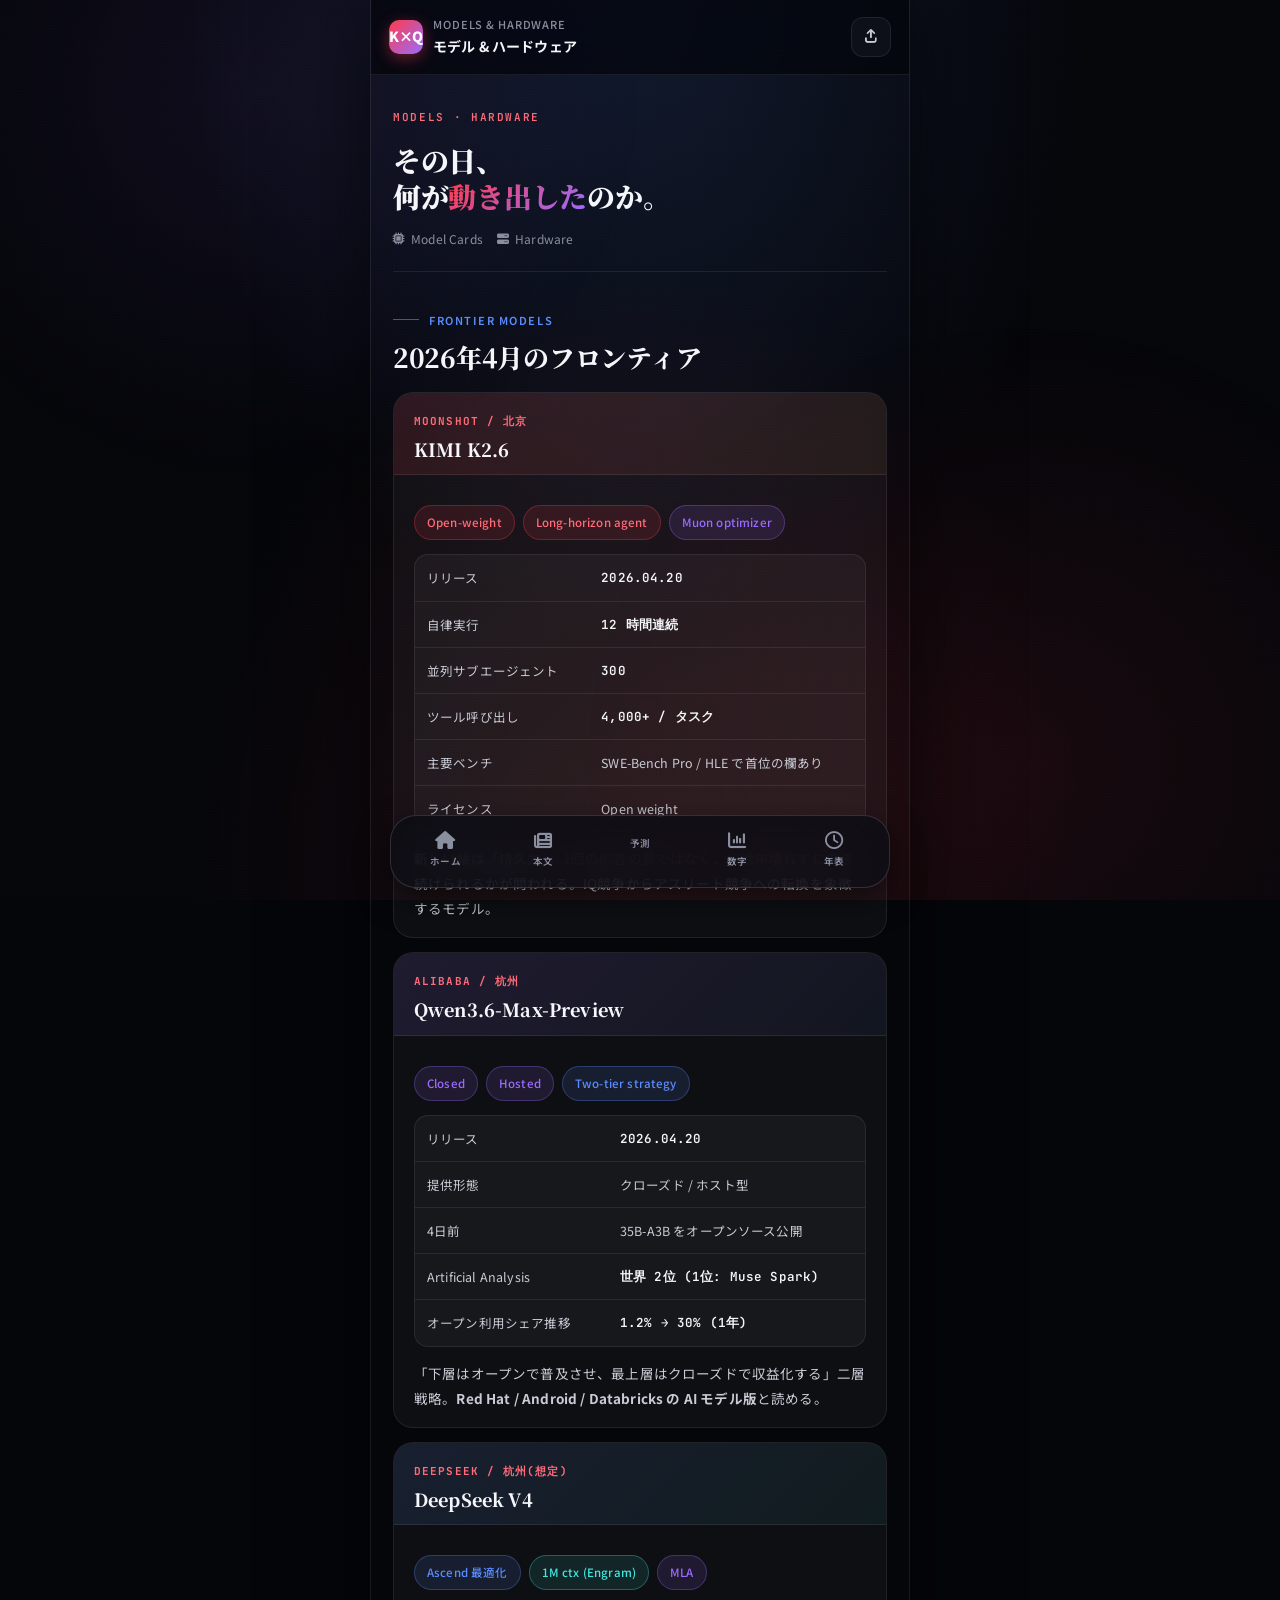
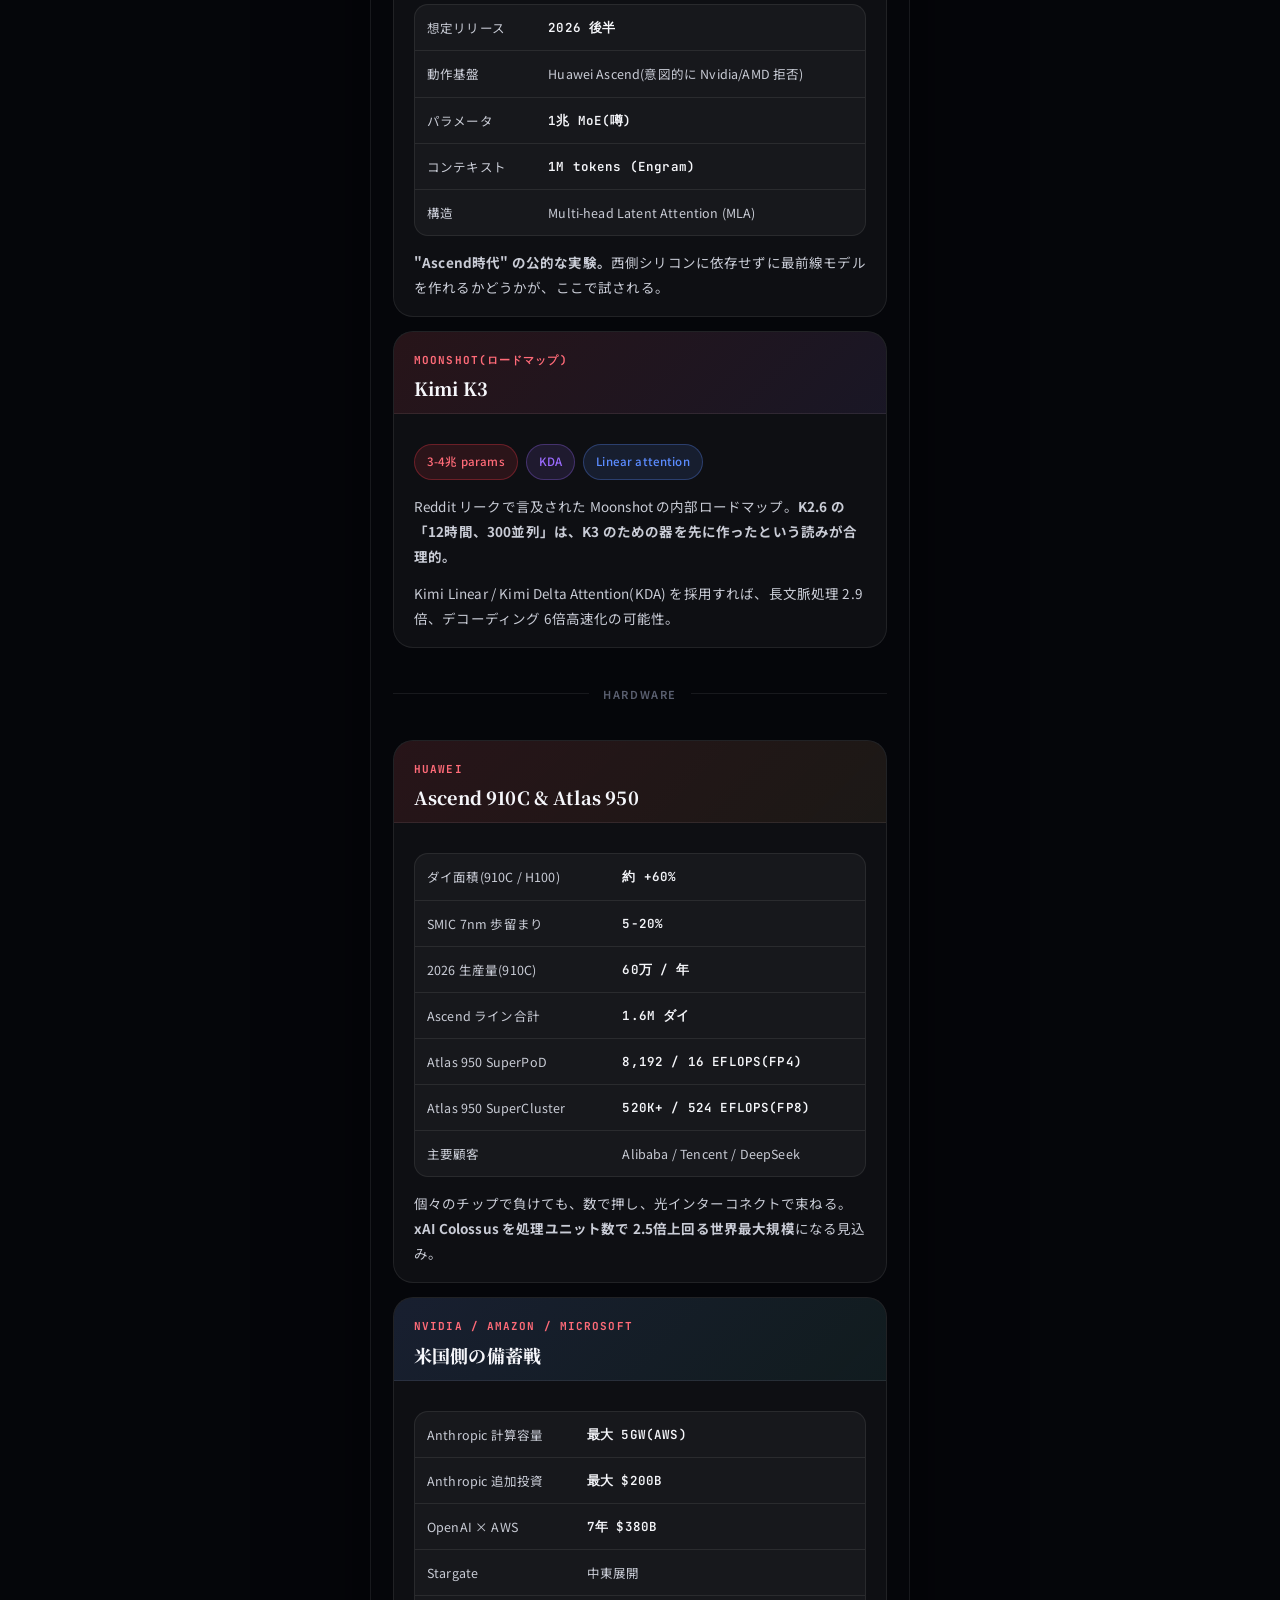
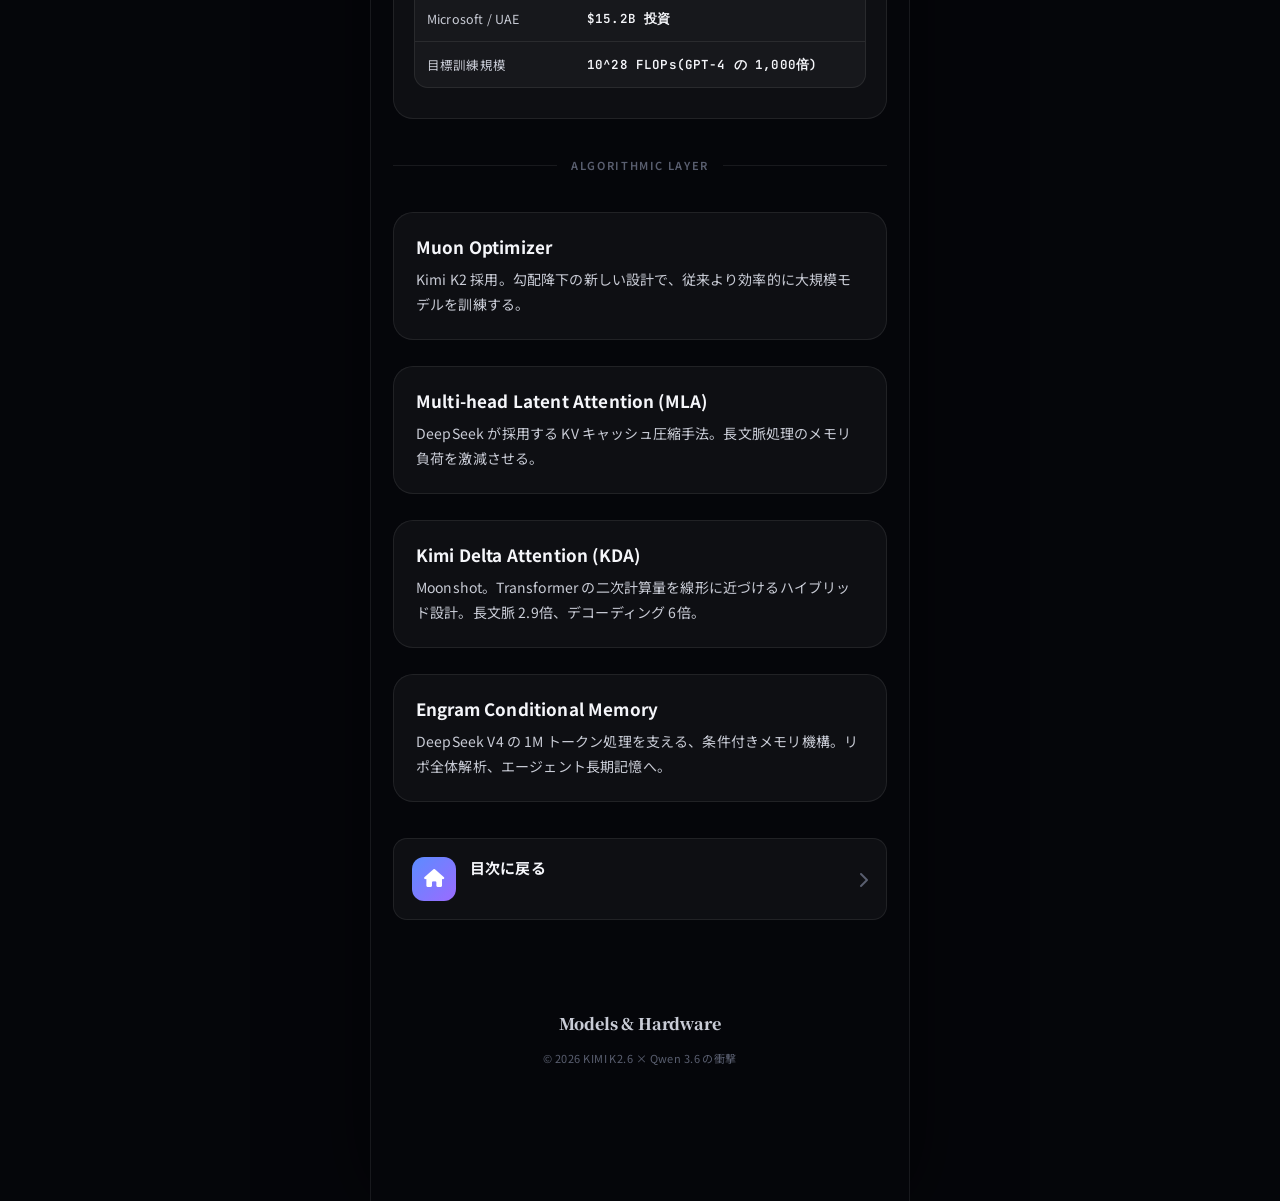
<file: models.html>
<!DOCTYPE html>
<html lang="ja">
<head>
  <meta charset="UTF-8">
  <meta name="viewport" content="width=device-width, initial-scale=1.0, viewport-fit=cover">
  <meta name="theme-color" content="#05060a">
  <meta name="description" content="主要モデルとハードウェア。K2.6 / Qwen3.6 / DeepSeek V4 / Ascend。">
  <title>モデル & ハードウェア — KIMI K2.6 と Qwen3.6 の衝撃</title>
  <link rel="preconnect" href="https://fonts.googleapis.com">
  <link rel="preconnect" href="https://fonts.gstatic.com" crossorigin>
  <link href="https://fonts.googleapis.com/css2?family=Noto+Sans+JP:wght@400;500;600;700;900&family=Noto+Serif+JP:wght@400;500;700;900&family=JetBrains+Mono:wght@400;500;700&display=swap" rel="stylesheet">
  <link rel="stylesheet" href="https://cdn.jsdelivr.net/npm/@fortawesome/fontawesome-free@6.5.1/css/all.min.css">
  <link rel="stylesheet" href="css/style.css">
</head>
<body>

<div class="app">

  <header class="appbar">
    <div class="appbar-title">
      <a href="index.html" class="appbar-logo" style="text-decoration:none;">K×Q</a>
      <div class="appbar-text">
        <div class="t1">MODELS & HARDWARE</div>
        <div class="t2">モデル & ハードウェア</div>
      </div>
    </div>
    <button class="appbar-action" data-share aria-label="共有">
      <i class="fa-solid fa-arrow-up-from-bracket"></i>
    </button>
  </header>

  <header class="article-header">
    <div class="article-number">MODELS · HARDWARE</div>
    <h1 class="article-title">
      その日、<br>
      何が<span style="background: var(--gradient-1); -webkit-background-clip: text; background-clip:text; -webkit-text-fill-color: transparent;">動き出した</span>のか。
    </h1>
    <div class="article-meta">
      <span class="article-meta-item"><i class="fa-solid fa-microchip"></i>Model Cards</span>
      <span class="article-meta-item"><i class="fa-solid fa-server"></i>Hardware</span>
    </div>
  </header>

  <section class="section" style="padding-top: 10px;">

    <div class="section-eyebrow reveal">
      <span class="line"></span><span>FRONTIER MODELS</span>
    </div>
    <h2 class="section-title reveal" style="margin-bottom:18px;">2026年4月のフロンティア</h2>

    <!-- KIMI K2.6 -->
    <article class="pred-card reveal">
      <div class="pred-card-head" style="background: linear-gradient(135deg, rgba(255,59,74,0.12), rgba(255,182,72,0.06));">
        <div class="pred-num">MOONSHOT / 北京</div>
        <div class="pred-title">KIMI K2.6</div>
      </div>
      <div class="pred-card-body">
        <div class="chip-row">
          <span class="chip c-red">Open-weight</span>
          <span class="chip c-red">Long-horizon agent</span>
          <span class="chip c-purple">Muon optimizer</span>
        </div>
        <table class="data-table" style="margin-top:4px;">
          <tbody>
            <tr><td>リリース</td><td class="mono">2026.04.20</td></tr>
            <tr><td>自律実行</td><td class="mono">12 時間連続</td></tr>
            <tr><td>並列サブエージェント</td><td class="mono">300</td></tr>
            <tr><td>ツール呼び出し</td><td class="mono">4,000+ / タスク</td></tr>
            <tr><td>主要ベンチ</td><td>SWE-Bench Pro / HLE で首位の欄あり</td></tr>
            <tr><td>ライセンス</td><td>Open weight</td></tr>
          </tbody>
        </table>
        <p style="margin-top:14px;">
          <strong>新しい軸は「持久力」。</strong>1回の応答の質ではなく、一晩中壊れずに働き続けられるかが問われる。IQ競争からアスリート競争への転換を象徴するモデル。
        </p>
      </div>
    </article>

    <!-- Qwen 3.6 Max -->
    <article class="pred-card reveal">
      <div class="pred-card-head" style="background: linear-gradient(135deg, rgba(155,107,255,0.12), rgba(91,140,255,0.06));">
        <div class="pred-num">ALIBABA / 杭州</div>
        <div class="pred-title">Qwen3.6-Max-Preview</div>
      </div>
      <div class="pred-card-body">
        <div class="chip-row">
          <span class="chip c-purple">Closed</span>
          <span class="chip c-purple">Hosted</span>
          <span class="chip c-blue">Two-tier strategy</span>
        </div>
        <table class="data-table" style="margin-top:4px;">
          <tbody>
            <tr><td>リリース</td><td class="mono">2026.04.20</td></tr>
            <tr><td>提供形態</td><td>クローズド / ホスト型</td></tr>
            <tr><td>4日前</td><td>35B-A3B をオープンソース公開</td></tr>
            <tr><td>Artificial Analysis</td><td class="mono">世界 2位 (1位: Muse Spark)</td></tr>
            <tr><td>オープン利用シェア推移</td><td class="mono">1.2% → 30% (1年)</td></tr>
          </tbody>
        </table>
        <p style="margin-top:14px;">
          「下層はオープンで普及させ、最上層はクローズドで収益化する」二層戦略。<strong>Red Hat / Android / Databricks の AI モデル版</strong>と読める。
        </p>
      </div>
    </article>

    <!-- DeepSeek V4 -->
    <article class="pred-card reveal">
      <div class="pred-card-head" style="background: linear-gradient(135deg, rgba(91,140,255,0.12), rgba(66,232,224,0.06));">
        <div class="pred-num">DEEPSEEK / 杭州(想定)</div>
        <div class="pred-title">DeepSeek V4</div>
      </div>
      <div class="pred-card-body">
        <div class="chip-row">
          <span class="chip c-blue">Ascend 最適化</span>
          <span class="chip c-cyan">1M ctx (Engram)</span>
          <span class="chip c-purple">MLA</span>
        </div>
        <table class="data-table" style="margin-top:4px;">
          <tbody>
            <tr><td>想定リリース</td><td class="mono">2026 後半</td></tr>
            <tr><td>動作基盤</td><td>Huawei Ascend(意図的に Nvidia/AMD 拒否)</td></tr>
            <tr><td>パラメータ</td><td class="mono">1兆 MoE(噂)</td></tr>
            <tr><td>コンテキスト</td><td class="mono">1M tokens (Engram)</td></tr>
            <tr><td>構造</td><td>Multi-head Latent Attention (MLA)</td></tr>
          </tbody>
        </table>
        <p style="margin-top:14px;">
          <strong>"Ascend時代" の公的な実験。</strong>西側シリコンに依存せずに最前線モデルを作れるかどうかが、ここで試される。
        </p>
      </div>
    </article>

    <!-- Kimi K3 -->
    <article class="pred-card reveal">
      <div class="pred-card-head" style="background: linear-gradient(135deg, rgba(255,59,74,0.1), rgba(155,107,255,0.08));">
        <div class="pred-num">MOONSHOT(ロードマップ)</div>
        <div class="pred-title">Kimi K3</div>
      </div>
      <div class="pred-card-body">
        <div class="chip-row">
          <span class="chip c-red">3-4兆 params</span>
          <span class="chip c-purple">KDA</span>
          <span class="chip c-blue">Linear attention</span>
        </div>
        <p>
          Reddit リークで言及された Moonshot の内部ロードマップ。<strong>K2.6 の「12時間、300並列」は、K3 のための器を先に作ったという読みが合理的。</strong>
        </p>
        <p>
          Kimi Linear / Kimi Delta Attention(KDA) を採用すれば、長文脈処理 2.9倍、デコーディング 6倍高速化の可能性。
        </p>
      </div>
    </article>

    <div class="divider-text">HARDWARE</div>

    <!-- Ascend 910C / Atlas -->
    <article class="pred-card reveal">
      <div class="pred-card-head" style="background: linear-gradient(135deg, rgba(255,59,74,0.1), rgba(255,182,72,0.06));">
        <div class="pred-num">HUAWEI</div>
        <div class="pred-title">Ascend 910C & Atlas 950</div>
      </div>
      <div class="pred-card-body">
        <table class="data-table">
          <tbody>
            <tr><td>ダイ面積(910C / H100)</td><td class="mono">約 +60%</td></tr>
            <tr><td>SMIC 7nm 歩留まり</td><td class="mono">5-20%</td></tr>
            <tr><td>2026 生産量(910C)</td><td class="mono">60万 / 年</td></tr>
            <tr><td>Ascend ライン合計</td><td class="mono">1.6M ダイ</td></tr>
            <tr><td>Atlas 950 SuperPoD</td><td class="mono">8,192 / 16 EFLOPS(FP4)</td></tr>
            <tr><td>Atlas 950 SuperCluster</td><td class="mono">520K+ / 524 EFLOPS(FP8)</td></tr>
            <tr><td>主要顧客</td><td>Alibaba / Tencent / DeepSeek</td></tr>
          </tbody>
        </table>
        <p style="margin-top:14px;">
          個々のチップで負けても、数で押し、光インターコネクトで束ねる。<strong>xAI Colossus を処理ユニット数で 2.5倍上回る世界最大規模</strong>になる見込み。
        </p>
      </div>
    </article>

    <!-- Nvidia / 米国側 -->
    <article class="pred-card reveal">
      <div class="pred-card-head" style="background: linear-gradient(135deg, rgba(91,140,255,0.12), rgba(66,232,224,0.06));">
        <div class="pred-num">NVIDIA / AMAZON / MICROSOFT</div>
        <div class="pred-title">米国側の備蓄戦</div>
      </div>
      <div class="pred-card-body">
        <table class="data-table">
          <tbody>
            <tr><td>Anthropic 計算容量</td><td class="mono">最大 5GW(AWS)</td></tr>
            <tr><td>Anthropic 追加投資</td><td class="mono">最大 $200B</td></tr>
            <tr><td>OpenAI × AWS</td><td class="mono">7年 $380B</td></tr>
            <tr><td>Stargate</td><td>中東展開</td></tr>
            <tr><td>Microsoft / UAE</td><td class="mono">$15.2B 投資</td></tr>
            <tr><td>目標訓練規模</td><td class="mono">10^28 FLOPs(GPT-4 の 1,000倍)</td></tr>
          </tbody>
        </table>
      </div>
    </article>

    <!-- アルゴリズム要素技術 -->
    <div class="divider-text">ALGORITHMIC LAYER</div>

    <div style="display: grid; grid-template-columns: 1fr; gap: 10px; margin-bottom: 20px;">
      <div class="card reveal">
        <div class="card-title">Muon Optimizer</div>
        <p class="card-text">Kimi K2 採用。勾配降下の新しい設計で、従来より効率的に大規模モデルを訓練する。</p>
      </div>
      <div class="card reveal">
        <div class="card-title">Multi-head Latent Attention (MLA)</div>
        <p class="card-text">DeepSeek が採用する KV キャッシュ圧縮手法。長文脈処理のメモリ負荷を激減させる。</p>
      </div>
      <div class="card reveal">
        <div class="card-title">Kimi Delta Attention (KDA)</div>
        <p class="card-text">Moonshot。Transformer の二次計算量を線形に近づけるハイブリッド設計。長文脈 2.9倍、デコーディング 6倍。</p>
      </div>
      <div class="card reveal">
        <div class="card-title">Engram Conditional Memory</div>
        <p class="card-text">DeepSeek V4 の 1M トークン処理を支える、条件付きメモリ機構。リポ全体解析、エージェント長期記憶へ。</p>
      </div>
    </div>

    <a class="feature reveal" href="index.html">
      <div class="feature-icon ic-8"><i class="fa-solid fa-house"></i></div>
      <div class="feature-body">
        <div class="feature-title">目次に戻る</div>
      </div>
      <div class="feature-arrow"><i class="fa-solid fa-chevron-right"></i></div>
    </a>

  </section>

  <footer class="footer">
    <div class="footer-logo">Models & Hardware</div>
    <div>© 2026 KIMI K2.6 × Qwen 3.6 の衝撃</div>
  </footer>

</div>

<nav class="bottom-nav">
  <a class="bottom-nav-item" href="index.html" data-page="index.html">
    <i class="fa-solid fa-house"></i><span>ホーム</span>
  </a>
  <a class="bottom-nav-item" href="part1.html" data-page="part1.html">
    <i class="fa-solid fa-newspaper"></i><span>本文</span>
  </a>
  <a class="bottom-nav-item" href="predictions.html" data-page="predictions.html">
    <i class="fa-solid fa-crystal-ball"></i><span>予測</span>
  </a>
  <a class="bottom-nav-item" href="data.html" data-page="data.html">
    <i class="fa-solid fa-chart-column"></i><span>数字</span>
  </a>
  <a class="bottom-nav-item" href="timeline.html" data-page="timeline.html">
    <i class="fa-regular fa-clock"></i><span>年表</span>
  </a>
</nav>

<script src="js/main.js"></script>
</body>
</html>
</file>
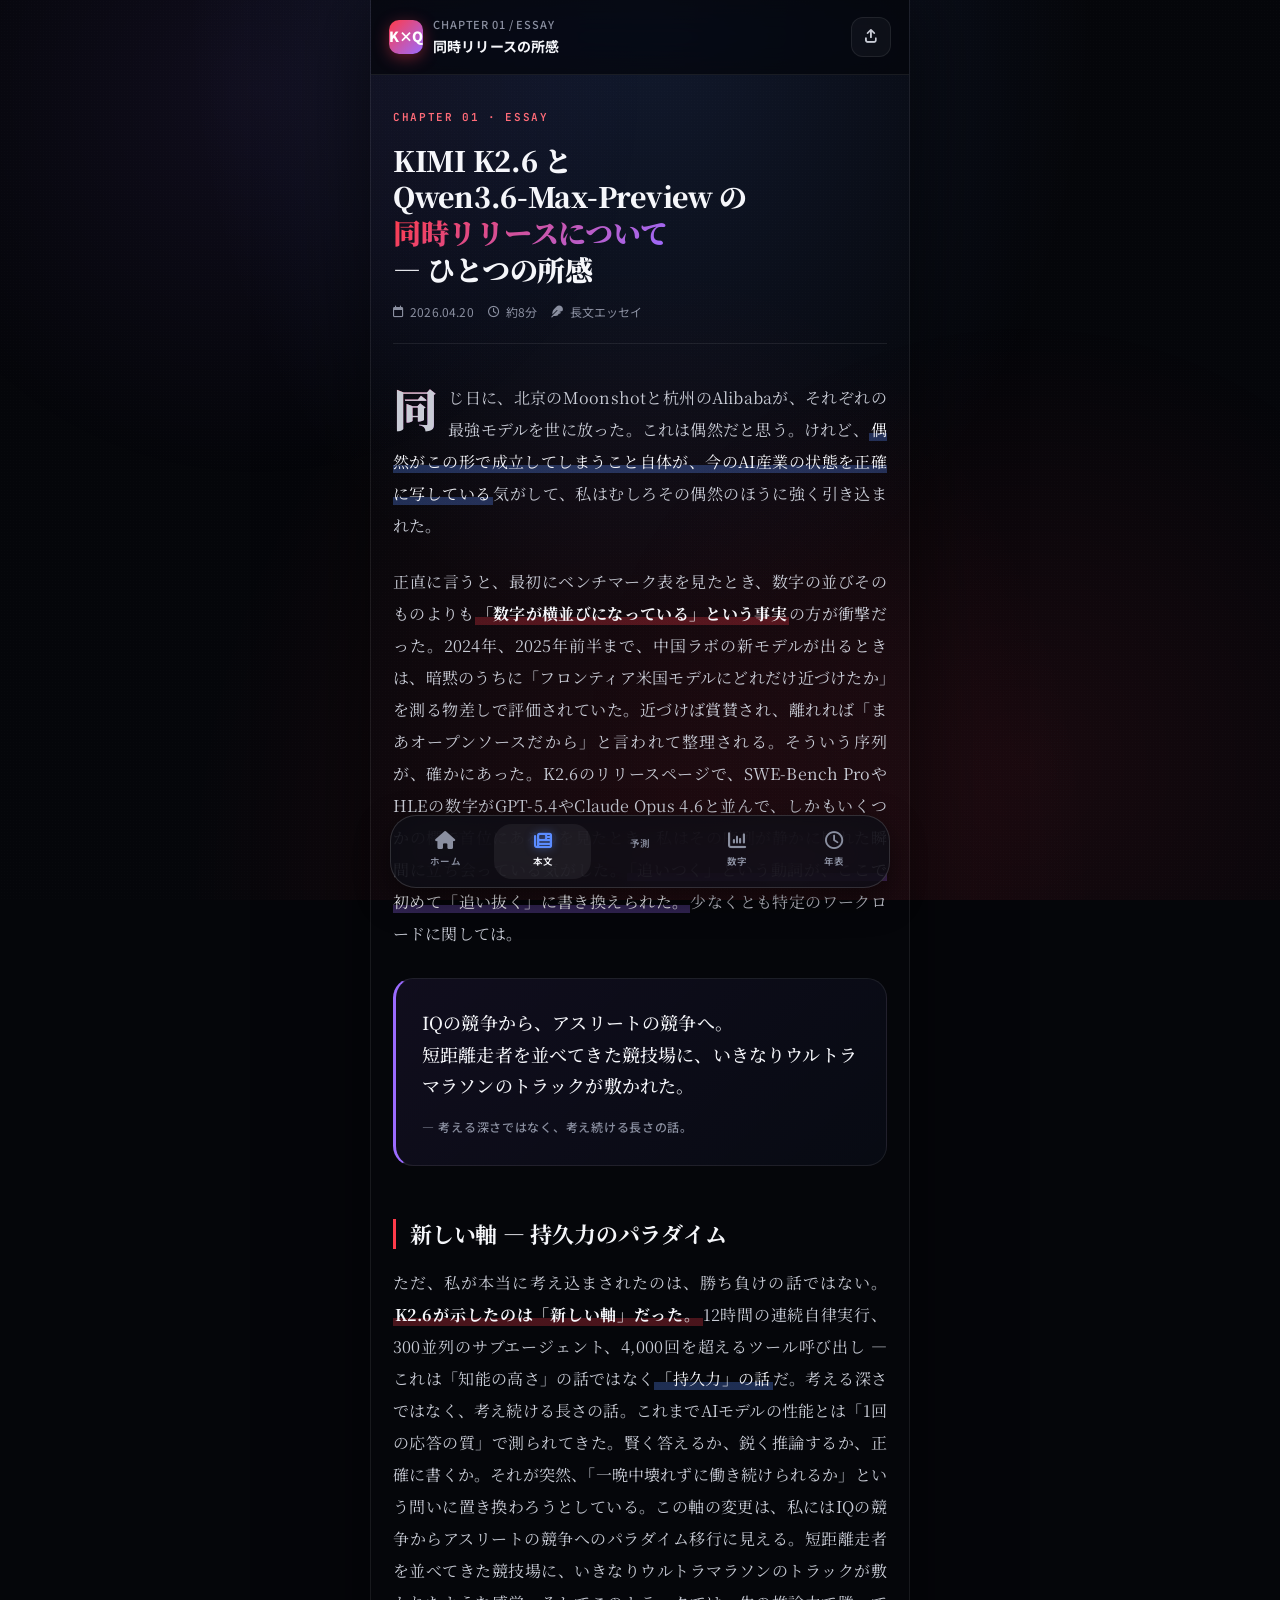
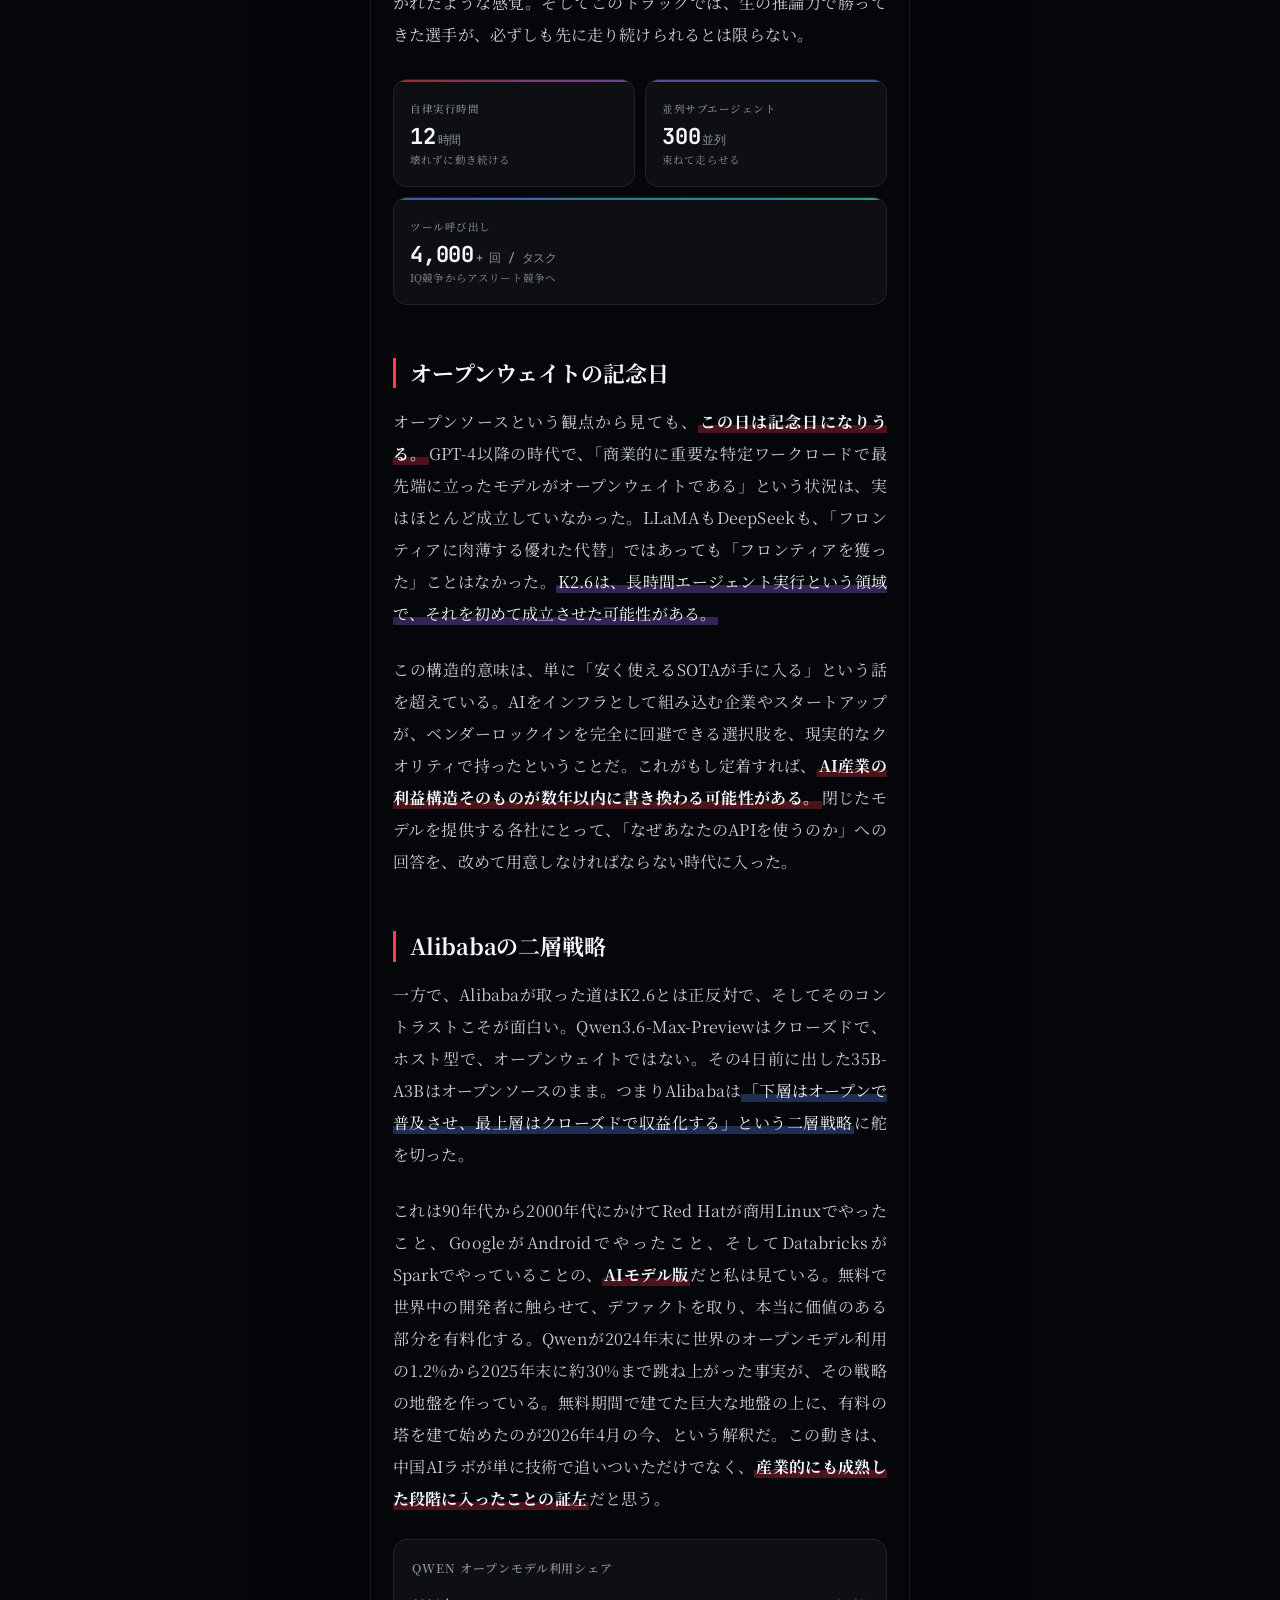
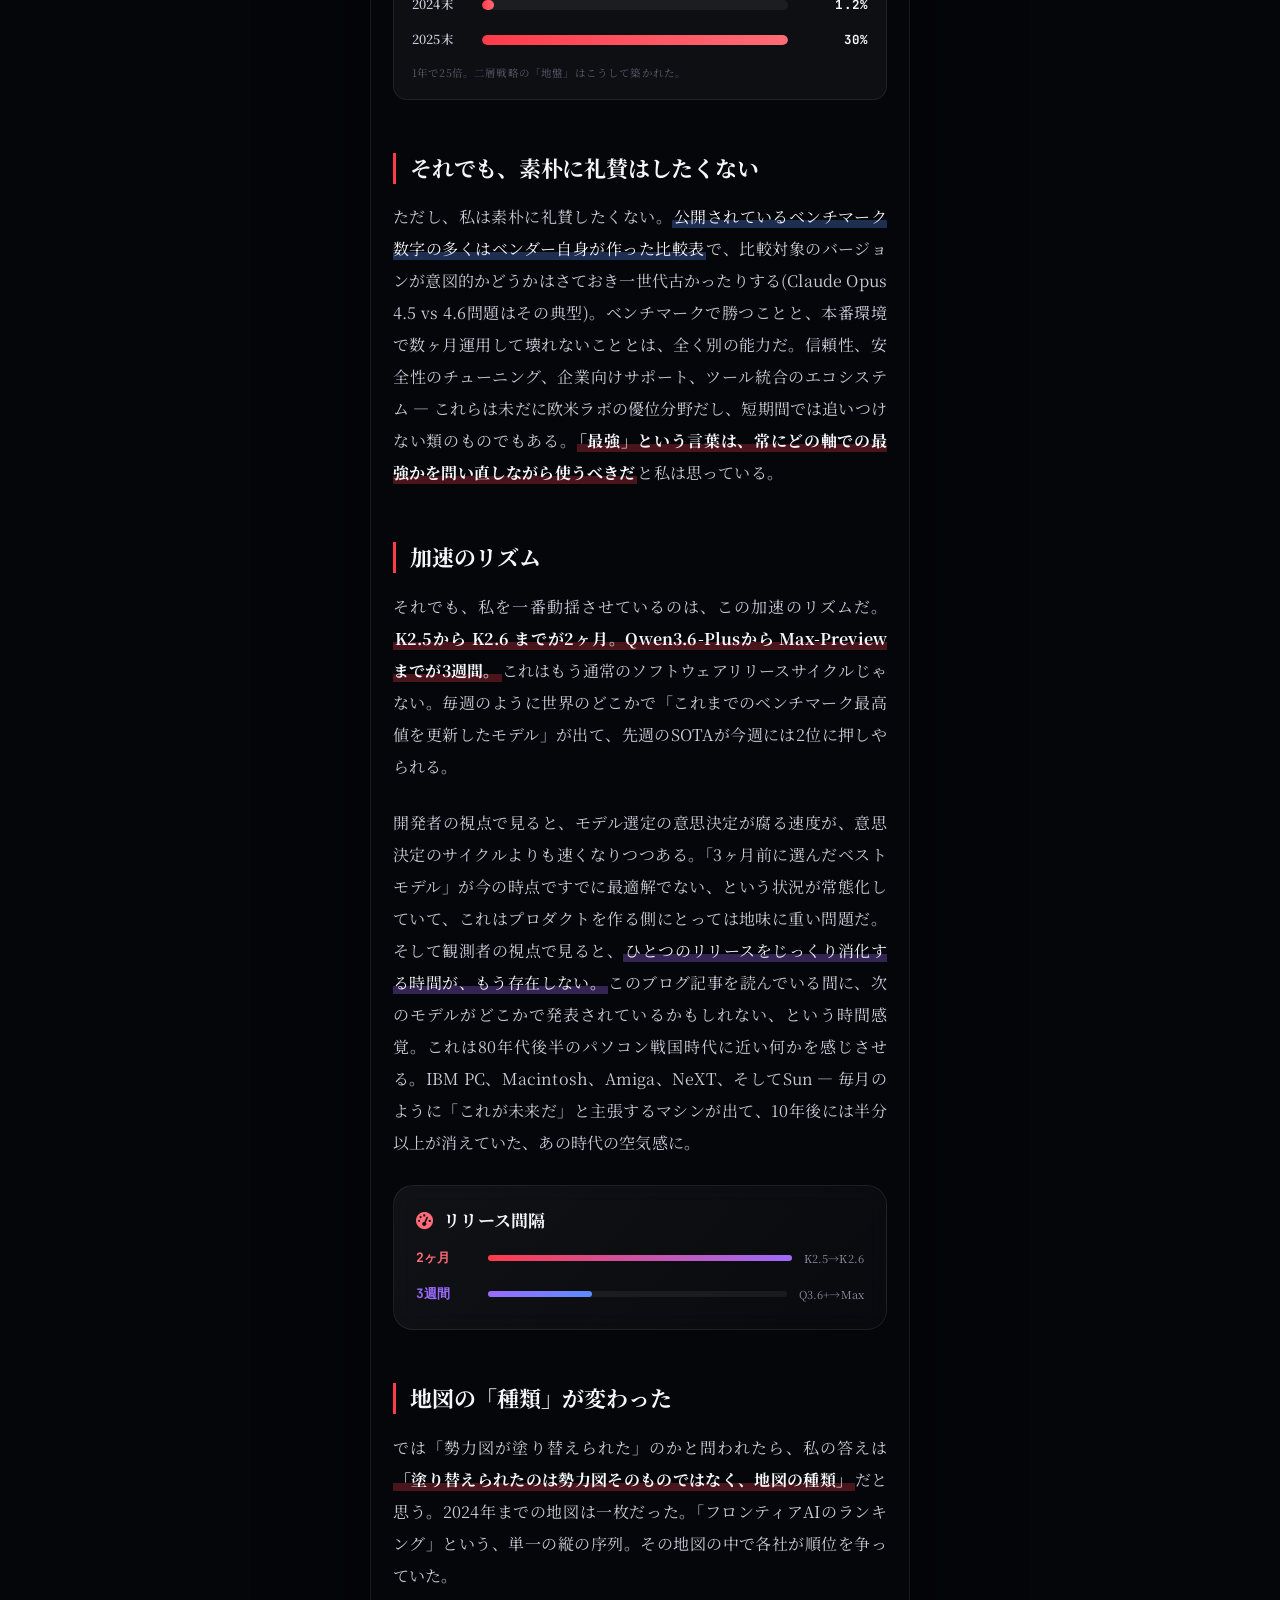
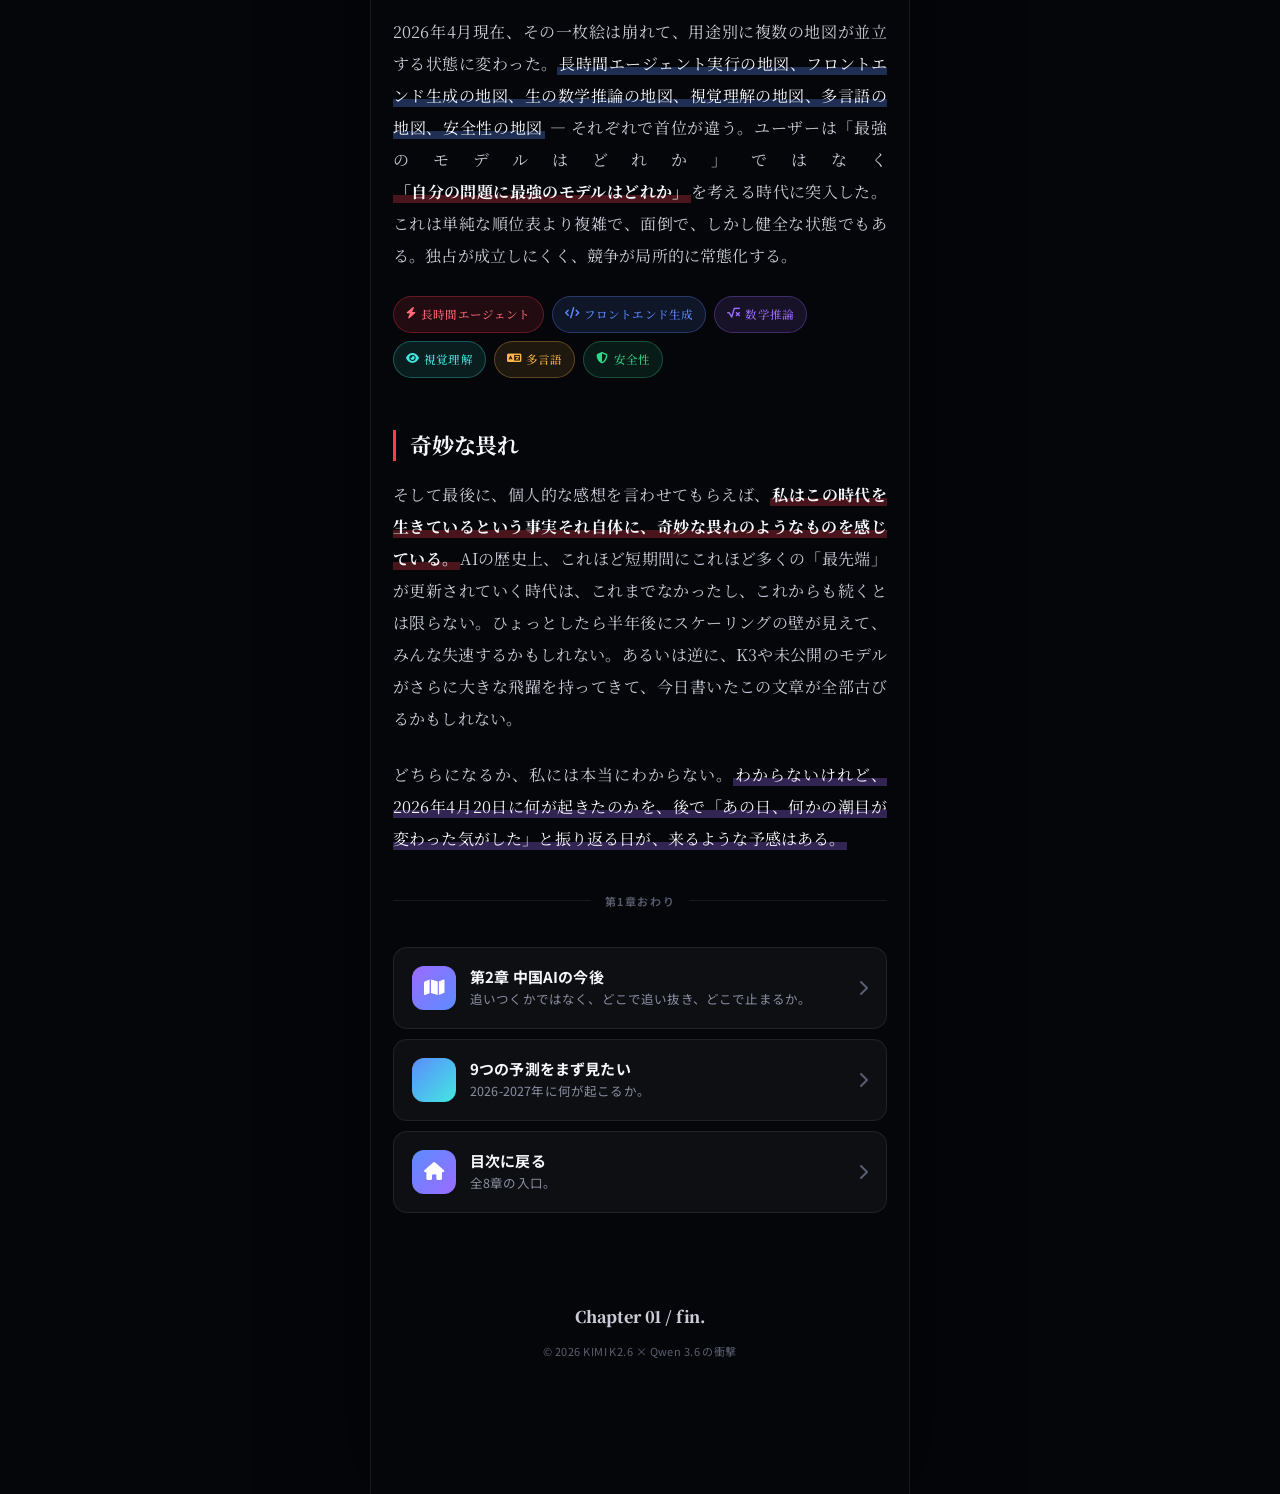
<file: part1.html>
<!DOCTYPE html>
<html lang="ja">
<head>
  <meta charset="UTF-8">
  <meta name="viewport" content="width=device-width, initial-scale=1.0, viewport-fit=cover">
  <meta name="theme-color" content="#05060a">
  <meta name="description" content="第1章: KIMI K2.6 と Qwen3.6-Max-Preview の同時リリースについて ― ひとつの所感。">
  <title>第1章 同時リリースの所感 — KIMI K2.6 と Qwen3.6 の衝撃</title>
  <link rel="preconnect" href="https://fonts.googleapis.com">
  <link rel="preconnect" href="https://fonts.gstatic.com" crossorigin>
  <link href="https://fonts.googleapis.com/css2?family=Noto+Sans+JP:wght@400;500;600;700;900&family=Noto+Serif+JP:wght@400;500;700;900&family=JetBrains+Mono:wght@400;500;700&display=swap" rel="stylesheet">
  <link rel="stylesheet" href="https://cdn.jsdelivr.net/npm/@fortawesome/fontawesome-free@6.5.1/css/all.min.css">
  <link rel="stylesheet" href="css/style.css">
</head>
<body>

<div class="app">

  <header class="appbar">
    <div class="appbar-title">
      <a href="index.html" class="appbar-logo" style="text-decoration:none;">K×Q</a>
      <div class="appbar-text">
        <div class="t1">CHAPTER 01 / ESSAY</div>
        <div class="t2">同時リリースの所感</div>
      </div>
    </div>
    <button class="appbar-action" data-share aria-label="共有">
      <i class="fa-solid fa-arrow-up-from-bracket"></i>
    </button>
  </header>

  <!-- 記事ヘッダ -->
  <header class="article-header">
    <div class="article-number">CHAPTER 01 · ESSAY</div>
    <h1 class="article-title">
      KIMI K2.6 と<br>
      Qwen3.6-Max-Preview の<br>
      <span style="background: var(--gradient-1); -webkit-background-clip: text; background-clip:text; -webkit-text-fill-color: transparent;">同時リリースについて</span><br>
      — ひとつの所感
    </h1>
    <div class="article-meta">
      <span class="article-meta-item"><i class="fa-regular fa-calendar"></i>2026.04.20</span>
      <span class="article-meta-item"><i class="fa-regular fa-clock"></i>約8分</span>
      <span class="article-meta-item"><i class="fa-solid fa-feather"></i>長文エッセイ</span>
    </div>
  </header>

  <!-- 記事本文 -->
  <main class="section" style="padding-top: 10px;">
    <div class="article-body reveal">

      <p>
        同じ日に、北京のMoonshotと杭州のAlibabaが、それぞれの最強モデルを世に放った。これは偶然だと思う。けれど、<span class="highlight-blue">偶然がこの形で成立してしまうこと自体が、今のAI産業の状態を正確に写している</span>気がして、私はむしろその偶然のほうに強く引き込まれた。
      </p>

      <p>
        正直に言うと、最初にベンチマーク表を見たとき、数字の並びそのものよりも<strong>「数字が横並びになっている」という事実</strong>の方が衝撃だった。2024年、2025年前半まで、中国ラボの新モデルが出るときは、暗黙のうちに「フロンティア米国モデルにどれだけ近づけたか」を測る物差しで評価されていた。近づけば賞賛され、離れれば「まあオープンソースだから」と言われて整理される。そういう序列が、確かにあった。K2.6のリリースページで、SWE-Bench ProやHLEの数字がGPT-5.4やClaude Opus 4.6と並んで、しかもいくつかの欄で首位にあるのを見たとき、私はその序列が静かに崩れた瞬間に立ち会っている気がした。<span class="highlight-purple">「追いつく」という動詞が、ここで初めて「追い抜く」に書き換えられた。</span>少なくとも特定のワークロードに関しては。
      </p>

      <!-- 引用カード -->
      <div class="pullquote">
        IQの競争から、アスリートの競争へ。<br>
        短距離走者を並べてきた競技場に、いきなりウルトラマラソンのトラックが敷かれた。
        <cite>— 考える深さではなく、考え続ける長さの話。</cite>
      </div>

      <h2>新しい軸 — 持久力のパラダイム</h2>

      <p>
        ただ、私が本当に考え込まされたのは、勝ち負けの話ではない。<strong>K2.6が示したのは「新しい軸」だった。</strong>12時間の連続自律実行、300並列のサブエージェント、4,000回を超えるツール呼び出し — これは「知能の高さ」の話ではなく<span class="highlight-blue">「持久力」の話</span>だ。考える深さではなく、考え続ける長さの話。これまでAIモデルの性能とは「1回の応答の質」で測られてきた。賢く答えるか、鋭く推論するか、正確に書くか。それが突然、「一晩中壊れずに働き続けられるか」という問いに置き換わろうとしている。この軸の変更は、私にはIQの競争からアスリートの競争へのパラダイム移行に見える。短距離走者を並べてきた競技場に、いきなりウルトラマラソンのトラックが敷かれたような感覚。そしてこのトラックでは、生の推論力で勝ってきた選手が、必ずしも先に走り続けられるとは限らない。
      </p>

      <!-- 数値カード -->
      <div class="stat-grid" style="margin: 28px 0;">
        <div class="stat-card">
          <div class="stat-label">自律実行時間</div>
          <div class="stat-value">12<span class="unit">時間</span></div>
          <div class="stat-sub">壊れずに動き続ける</div>
        </div>
        <div class="stat-card v-purple">
          <div class="stat-label">並列サブエージェント</div>
          <div class="stat-value">300<span class="unit">並列</span></div>
          <div class="stat-sub">束ねて走らせる</div>
        </div>
        <div class="stat-card v-blue" style="grid-column: span 2;">
          <div class="stat-label">ツール呼び出し</div>
          <div class="stat-value">4,000<span class="unit">+ 回 / タスク</span></div>
          <div class="stat-sub">IQ競争からアスリート競争へ</div>
        </div>
      </div>

      <h2>オープンウェイトの記念日</h2>

      <p>
        オープンソースという観点から見ても、<strong>この日は記念日になりうる。</strong>GPT-4以降の時代で、「商業的に重要な特定ワークロードで最先端に立ったモデルがオープンウェイトである」という状況は、実はほとんど成立していなかった。LLaMAもDeepSeekも、「フロンティアに肉薄する優れた代替」ではあっても「フロンティアを獲った」ことはなかった。<span class="highlight-purple">K2.6は、長時間エージェント実行という領域で、それを初めて成立させた可能性がある。</span>
      </p>

      <p>
        この構造的意味は、単に「安く使えるSOTAが手に入る」という話を超えている。AIをインフラとして組み込む企業やスタートアップが、ベンダーロックインを完全に回避できる選択肢を、現実的なクオリティで持ったということだ。これがもし定着すれば、<strong>AI産業の利益構造そのものが数年以内に書き換わる可能性がある。</strong>閉じたモデルを提供する各社にとって、「なぜあなたのAPIを使うのか」への回答を、改めて用意しなければならない時代に入った。
      </p>

      <h2>Alibabaの二層戦略</h2>

      <p>
        一方で、Alibabaが取った道はK2.6とは正反対で、そしてそのコントラストこそが面白い。Qwen3.6-Max-Previewはクローズドで、ホスト型で、オープンウェイトではない。その4日前に出した35B-A3Bはオープンソースのまま。つまりAlibabaは<span class="highlight-blue">「下層はオープンで普及させ、最上層はクローズドで収益化する」という二層戦略</span>に舵を切った。
      </p>

      <p>
        これは90年代から2000年代にかけてRed Hatが商用Linuxでやったこと、GoogleがAndroidでやったこと、そしてDatabricksがSparkでやっていることの、<strong>AIモデル版</strong>だと私は見ている。無料で世界中の開発者に触らせて、デファクトを取り、本当に価値のある部分を有料化する。Qwenが2024年末に世界のオープンモデル利用の1.2%から2025年末に約30%まで跳ね上がった事実が、その戦略の地盤を作っている。無料期間で建てた巨大な地盤の上に、有料の塔を建て始めたのが2026年4月の今、という解釈だ。この動きは、中国AIラボが単に技術で追いついただけでなく、<strong>産業的にも成熟した段階に入ったことの証左</strong>だと思う。
      </p>

      <div class="compare">
        <div class="compare-title">Qwen オープンモデル利用シェア</div>
        <div class="compare-row">
          <span class="compare-label">2024末</span>
          <div class="compare-bar"><div class="compare-bar-fill cn" data-width="4%"></div></div>
          <span class="compare-val">1.2%</span>
        </div>
        <div class="compare-row">
          <span class="compare-label">2025末</span>
          <div class="compare-bar"><div class="compare-bar-fill cn" data-width="100%"></div></div>
          <span class="compare-val">30%</span>
        </div>
        <div style="font-size:10.5px; color:var(--text-3); margin-top:8px;">
          1年で25倍。二層戦略の「地盤」はこうして築かれた。
        </div>
      </div>

      <h2>それでも、素朴に礼賛はしたくない</h2>

      <p>
        ただし、私は素朴に礼賛したくない。<span class="highlight-blue">公開されているベンチマーク数字の多くはベンダー自身が作った比較表</span>で、比較対象のバージョンが意図的かどうかはさておき一世代古かったりする(Claude Opus 4.5 vs 4.6問題はその典型)。ベンチマークで勝つことと、本番環境で数ヶ月運用して壊れないこととは、全く別の能力だ。信頼性、安全性のチューニング、企業向けサポート、ツール統合のエコシステム — これらは未だに欧米ラボの優位分野だし、短期間では追いつけない類のものでもある。<strong>「最強」という言葉は、常にどの軸での最強かを問い直しながら使うべきだ</strong>と私は思っている。
      </p>

      <h2>加速のリズム</h2>

      <p>
        それでも、私を一番動揺させているのは、この加速のリズムだ。<strong>K2.5から K2.6 までが2ヶ月。Qwen3.6-Plusから Max-Previewまでが3週間。</strong>これはもう通常のソフトウェアリリースサイクルじゃない。毎週のように世界のどこかで「これまでのベンチマーク最高値を更新したモデル」が出て、先週のSOTAが今週には2位に押しやられる。
      </p>

      <p>
        開発者の視点で見ると、モデル選定の意思決定が腐る速度が、意思決定のサイクルよりも速くなりつつある。「3ヶ月前に選んだベストモデル」が今の時点ですでに最適解でない、という状況が常態化していて、これはプロダクトを作る側にとっては地味に重い問題だ。そして観測者の視点で見ると、<span class="highlight-purple">ひとつのリリースをじっくり消化する時間が、もう存在しない。</span>このブログ記事を読んでいる間に、次のモデルがどこかで発表されているかもしれない、という時間感覚。これは80年代後半のパソコン戦国時代に近い何かを感じさせる。IBM PC、Macintosh、Amiga、NeXT、そしてSun — 毎月のように「これが未来だ」と主張するマシンが出て、10年後には半分以上が消えていた、あの時代の空気感に。
      </p>

      <!-- 加速の視覚化 -->
      <div class="card glass" style="margin: 26px 0;">
        <div class="card-title">
          <i class="fa-solid fa-gauge-high" style="color: var(--accent-red-soft); margin-right:6px;"></i>
          リリース間隔
        </div>
        <div style="margin-top:14px;">
          <div style="display:flex; align-items:center; gap:12px; font-size:13px; margin-bottom:10px;">
            <span style="font-family: var(--font-mono); font-weight:700; color: var(--accent-red-soft); min-width:60px;">2ヶ月</span>
            <div style="flex:1; height:6px; border-radius:100px; background: rgba(255,255,255,0.06);">
              <div style="height:100%; width:100%; background: var(--gradient-1); border-radius:100px;"></div>
            </div>
            <span style="font-size:11px; color: var(--text-2); min-width:60px; text-align:right;">K2.5→K2.6</span>
          </div>
          <div style="display:flex; align-items:center; gap:12px; font-size:13px;">
            <span style="font-family: var(--font-mono); font-weight:700; color: var(--accent-purple); min-width:60px;">3週間</span>
            <div style="flex:1; height:6px; border-radius:100px; background: rgba(255,255,255,0.06);">
              <div style="height:100%; width:35%; background: var(--gradient-3); border-radius:100px;"></div>
            </div>
            <span style="font-size:11px; color: var(--text-2); min-width:60px; text-align:right;">Q3.6+→Max</span>
          </div>
        </div>
      </div>

      <h2>地図の「種類」が変わった</h2>

      <p>
        では「勢力図が塗り替えられた」のかと問われたら、私の答えは<strong>「塗り替えられたのは勢力図そのものではなく、地図の種類」</strong>だと思う。2024年までの地図は一枚だった。「フロンティアAIのランキング」という、単一の縦の序列。その地図の中で各社が順位を争っていた。
      </p>

      <p>
        2026年4月現在、その一枚絵は崩れて、用途別に複数の地図が並立する状態に変わった。<span class="highlight-blue">長時間エージェント実行の地図、フロントエンド生成の地図、生の数学推論の地図、視覚理解の地図、多言語の地図、安全性の地図</span> — それぞれで首位が違う。ユーザーは「最強のモデルはどれか」ではなく<strong>「自分の問題に最強のモデルはどれか」</strong>を考える時代に突入した。これは単純な順位表より複雑で、面倒で、しかし健全な状態でもある。独占が成立しにくく、競争が局所的に常態化する。
      </p>

      <!-- 地図のチップ表現 -->
      <div class="chip-row" style="margin: 20px 0;">
        <span class="chip c-red"><i class="fa-solid fa-bolt"></i> 長時間エージェント</span>
        <span class="chip c-blue"><i class="fa-solid fa-code"></i> フロントエンド生成</span>
        <span class="chip c-purple"><i class="fa-solid fa-square-root-variable"></i> 数学推論</span>
        <span class="chip c-cyan"><i class="fa-solid fa-eye"></i> 視覚理解</span>
        <span class="chip c-amber"><i class="fa-solid fa-language"></i> 多言語</span>
        <span class="chip c-green"><i class="fa-solid fa-shield-halved"></i> 安全性</span>
      </div>

      <h2>奇妙な畏れ</h2>

      <p>
        そして最後に、個人的な感想を言わせてもらえば、<strong>私はこの時代を生きているという事実それ自体に、奇妙な畏れのようなものを感じている。</strong>AIの歴史上、これほど短期間にこれほど多くの「最先端」が更新されていく時代は、これまでなかったし、これからも続くとは限らない。ひょっとしたら半年後にスケーリングの壁が見えて、みんな失速するかもしれない。あるいは逆に、K3や未公開のモデルがさらに大きな飛躍を持ってきて、今日書いたこの文章が全部古びるかもしれない。
      </p>

      <p>
        どちらになるか、私には本当にわからない。<span class="highlight-purple">わからないけれど、2026年4月20日に何が起きたのかを、後で「あの日、何かの潮目が変わった気がした」と振り返る日が、来るような予感はある。</span>
      </p>

    </div>

    <!-- 次章へ -->
    <div class="divider-text">第1章おわり</div>

    <a class="feature reveal" href="part2.html">
      <div class="feature-icon ic-3"><i class="fa-solid fa-map"></i></div>
      <div class="feature-body">
        <div class="feature-title">第2章 中国AIの今後</div>
        <div class="feature-desc">追いつくかではなく、どこで追い抜き、どこで止まるか。</div>
      </div>
      <div class="feature-arrow"><i class="fa-solid fa-chevron-right"></i></div>
    </a>

    <a class="feature reveal" href="predictions.html">
      <div class="feature-icon ic-2"><i class="fa-solid fa-crystal-ball"></i></div>
      <div class="feature-body">
        <div class="feature-title">9つの予測をまず見たい</div>
        <div class="feature-desc">2026-2027年に何が起こるか。</div>
      </div>
      <div class="feature-arrow"><i class="fa-solid fa-chevron-right"></i></div>
    </a>

    <a class="feature reveal" href="index.html">
      <div class="feature-icon ic-8"><i class="fa-solid fa-house"></i></div>
      <div class="feature-body">
        <div class="feature-title">目次に戻る</div>
        <div class="feature-desc">全8章の入口。</div>
      </div>
      <div class="feature-arrow"><i class="fa-solid fa-chevron-right"></i></div>
    </a>

  </main>

  <footer class="footer">
    <div class="footer-logo">Chapter 01 / fin.</div>
    <div>© 2026 KIMI K2.6 × Qwen 3.6 の衝撃</div>
  </footer>

</div>

<nav class="bottom-nav">
  <a class="bottom-nav-item" href="index.html" data-page="index.html">
    <i class="fa-solid fa-house"></i><span>ホーム</span>
  </a>
  <a class="bottom-nav-item" href="part1.html" data-page="part1.html">
    <i class="fa-solid fa-newspaper"></i><span>本文</span>
  </a>
  <a class="bottom-nav-item" href="predictions.html" data-page="predictions.html">
    <i class="fa-solid fa-crystal-ball"></i><span>予測</span>
  </a>
  <a class="bottom-nav-item" href="data.html" data-page="data.html">
    <i class="fa-solid fa-chart-column"></i><span>数字</span>
  </a>
  <a class="bottom-nav-item" href="timeline.html" data-page="timeline.html">
    <i class="fa-regular fa-clock"></i><span>年表</span>
  </a>
</nav>

<script src="js/main.js"></script>
</body>
</html>
</file>
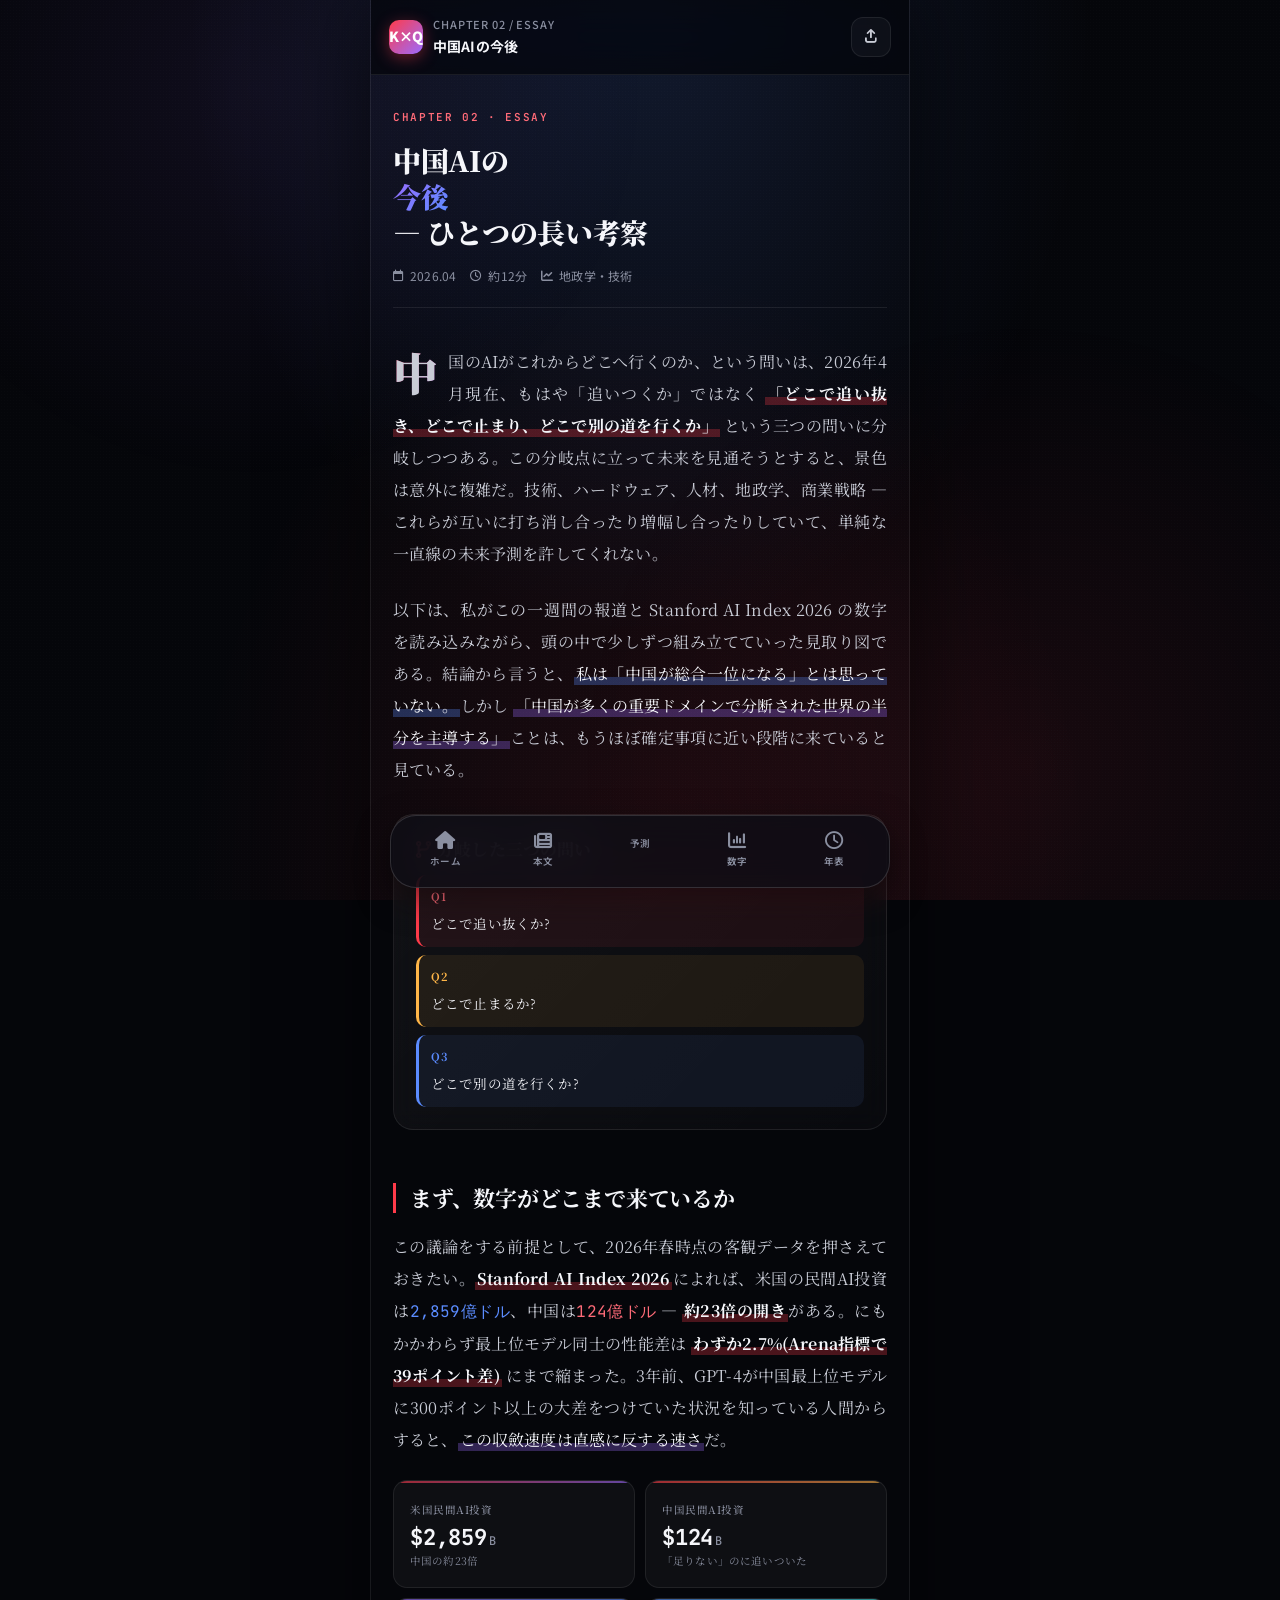
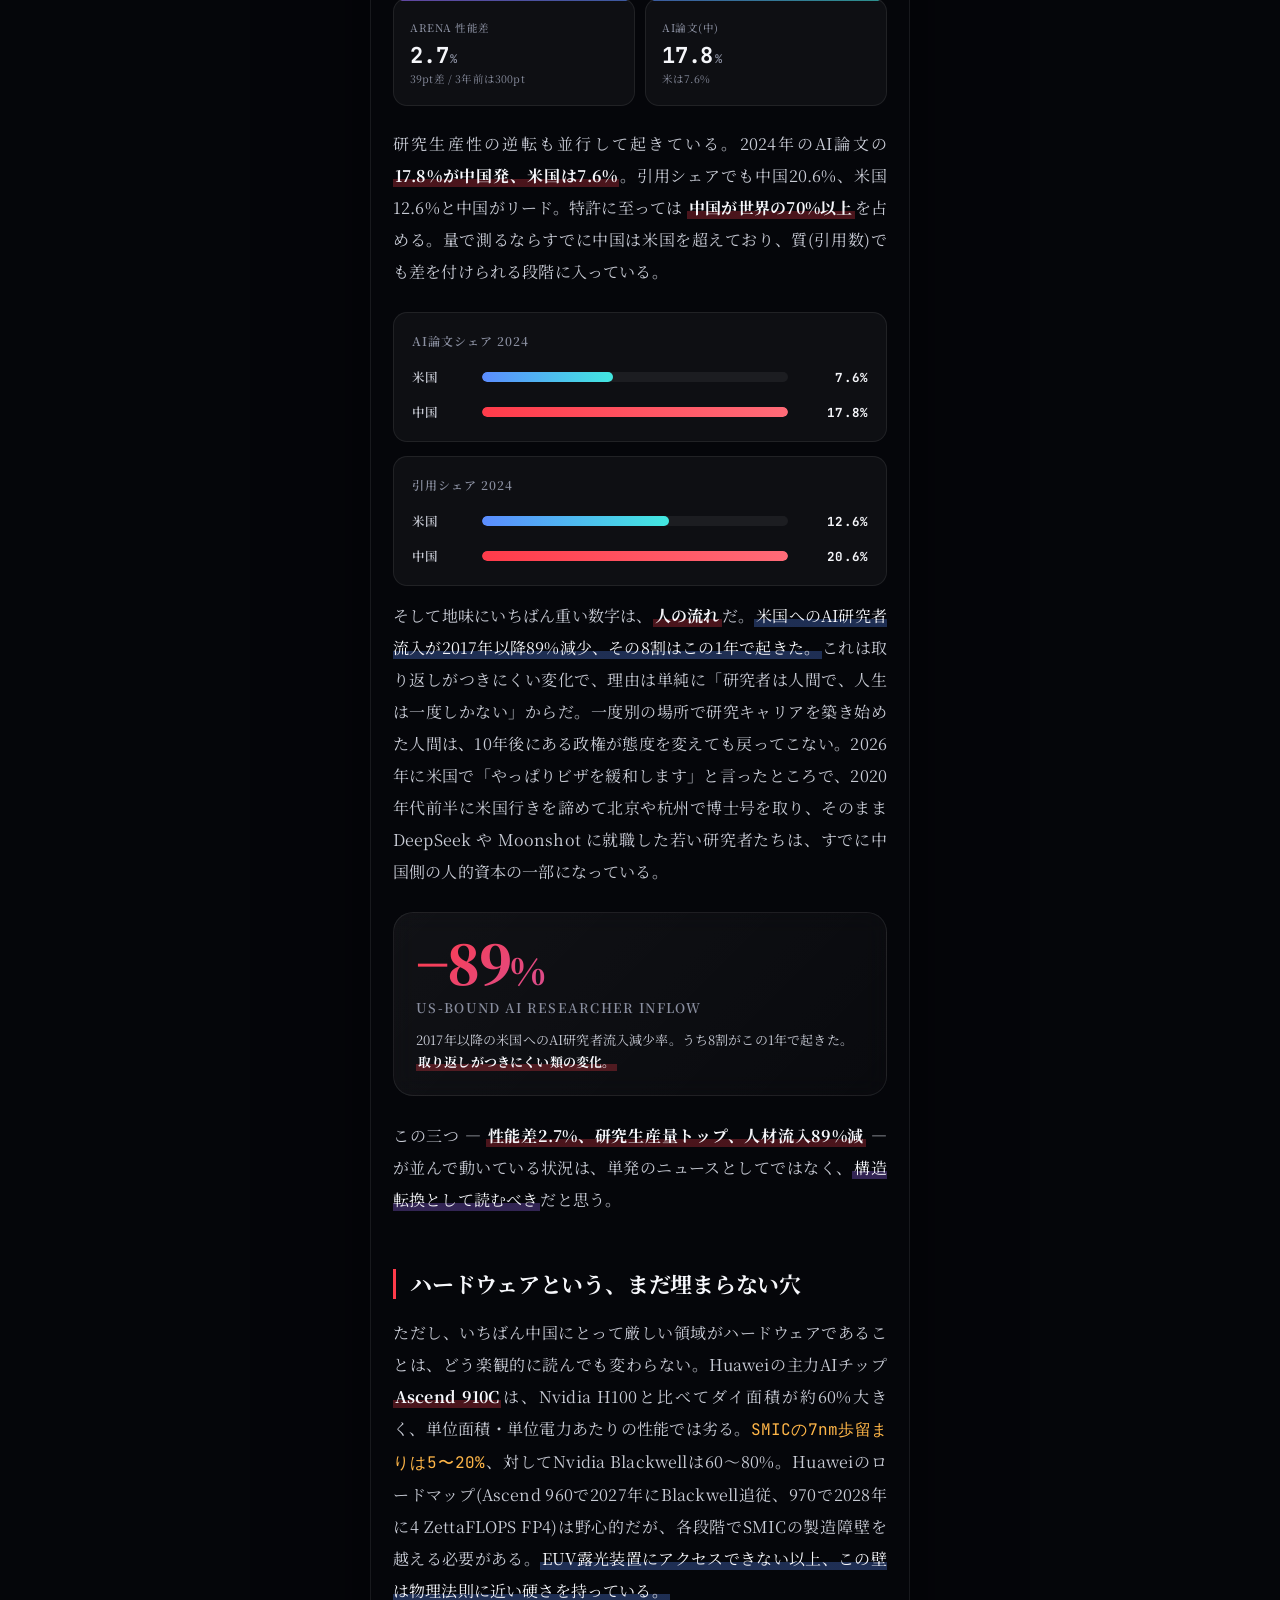
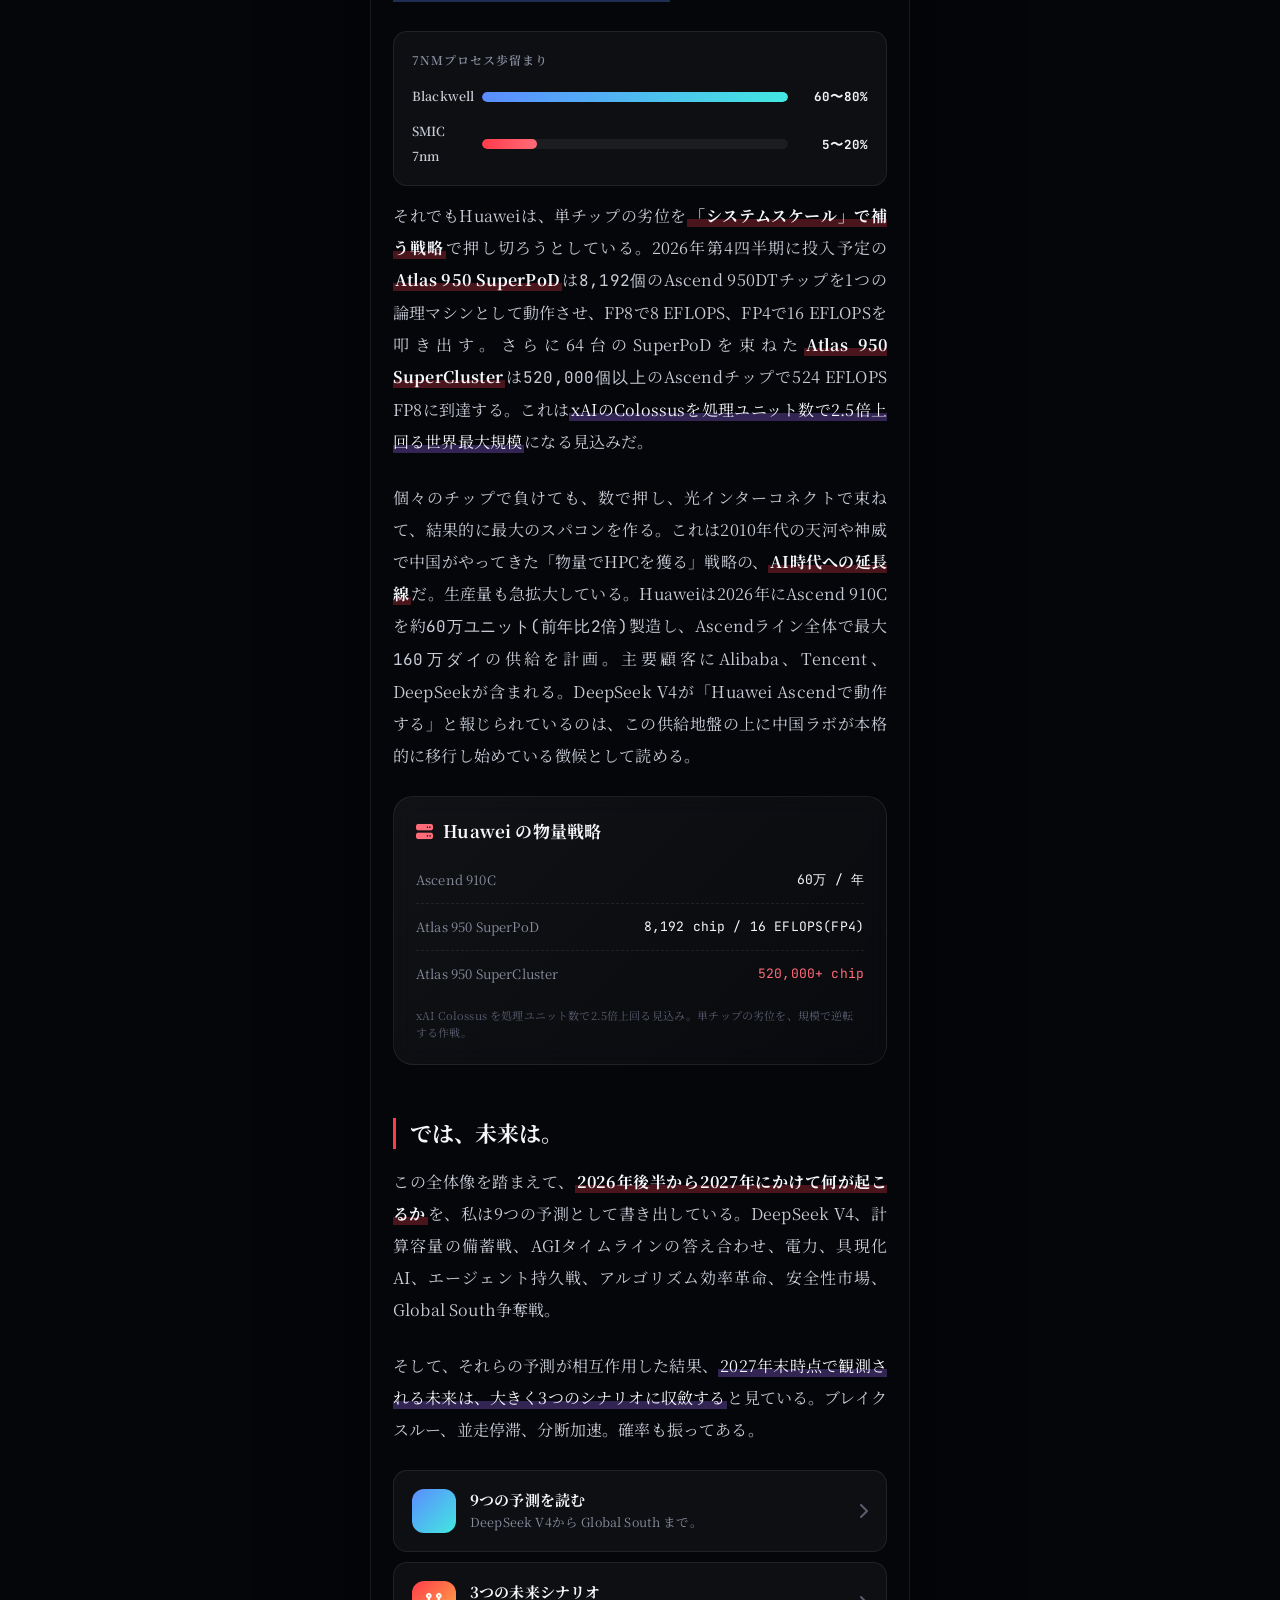
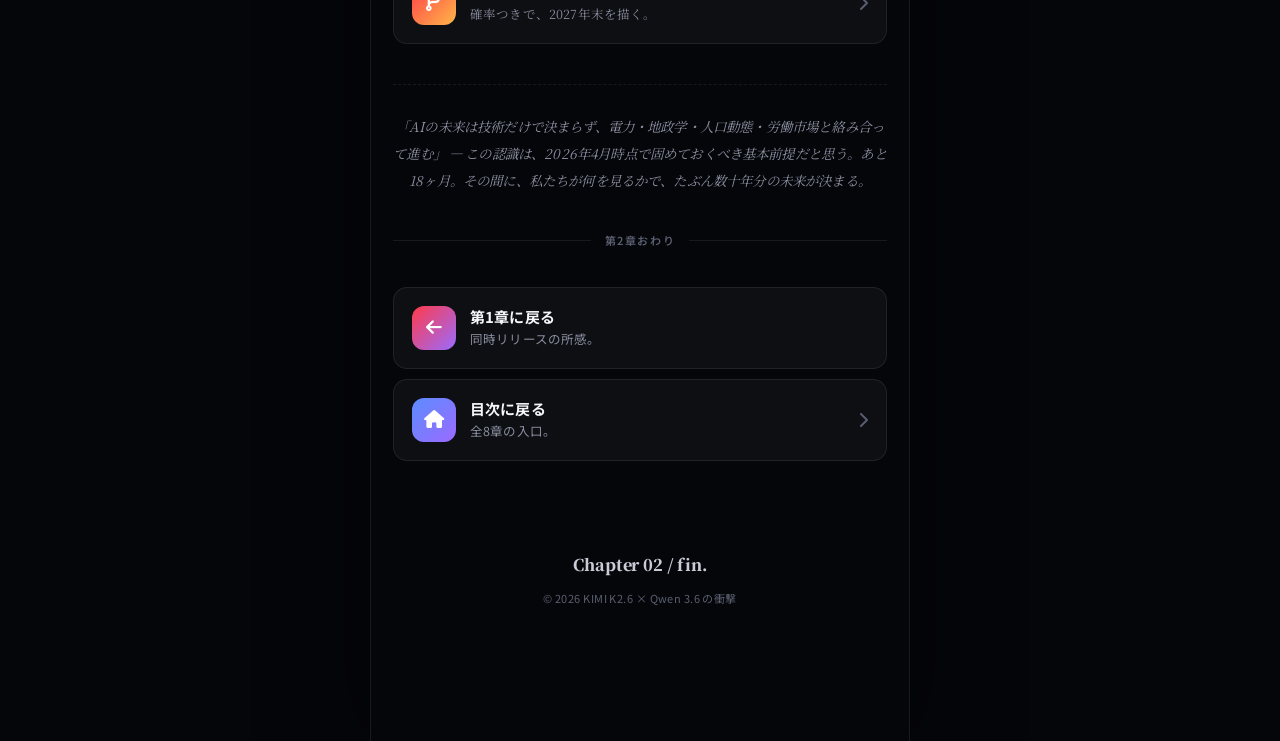
<file: part2.html>
<!DOCTYPE html>
<html lang="ja">
<head>
  <meta charset="UTF-8">
  <meta name="viewport" content="width=device-width, initial-scale=1.0, viewport-fit=cover">
  <meta name="theme-color" content="#05060a">
  <meta name="description" content="第2章: 中国AIの今後 ― ひとつの長い考察。追いつくかではなく、どこで追い抜き、どこで止まり、どこで別の道を行くか。">
  <title>第2章 中国AIの今後 — KIMI K2.6 と Qwen3.6 の衝撃</title>
  <link rel="preconnect" href="https://fonts.googleapis.com">
  <link rel="preconnect" href="https://fonts.gstatic.com" crossorigin>
  <link href="https://fonts.googleapis.com/css2?family=Noto+Sans+JP:wght@400;500;600;700;900&family=Noto+Serif+JP:wght@400;500;700;900&family=JetBrains+Mono:wght@400;500;700&display=swap" rel="stylesheet">
  <link rel="stylesheet" href="https://cdn.jsdelivr.net/npm/@fortawesome/fontawesome-free@6.5.1/css/all.min.css">
  <link rel="stylesheet" href="css/style.css">
</head>
<body>

<div class="app">

  <header class="appbar">
    <div class="appbar-title">
      <a href="index.html" class="appbar-logo" style="text-decoration:none;">K×Q</a>
      <div class="appbar-text">
        <div class="t1">CHAPTER 02 / ESSAY</div>
        <div class="t2">中国AIの今後</div>
      </div>
    </div>
    <button class="appbar-action" data-share aria-label="共有">
      <i class="fa-solid fa-arrow-up-from-bracket"></i>
    </button>
  </header>

  <!-- 記事ヘッダ -->
  <header class="article-header">
    <div class="article-number">CHAPTER 02 · ESSAY</div>
    <h1 class="article-title">
      中国AIの<br>
      <span style="background: var(--gradient-3); -webkit-background-clip: text; background-clip:text; -webkit-text-fill-color: transparent;">今後</span><br>
      — ひとつの長い考察
    </h1>
    <div class="article-meta">
      <span class="article-meta-item"><i class="fa-regular fa-calendar"></i>2026.04</span>
      <span class="article-meta-item"><i class="fa-regular fa-clock"></i>約12分</span>
      <span class="article-meta-item"><i class="fa-solid fa-chart-line"></i>地政学・技術</span>
    </div>
  </header>

  <!-- 本文 -->
  <main class="section" style="padding-top: 10px;">
    <div class="article-body reveal">

      <p>
        中国のAIがこれからどこへ行くのか、という問いは、2026年4月現在、もはや「追いつくか」ではなく <strong>「どこで追い抜き、どこで止まり、どこで別の道を行くか」</strong> という三つの問いに分岐しつつある。この分岐点に立って未来を見通そうとすると、景色は意外に複雑だ。技術、ハードウェア、人材、地政学、商業戦略 — これらが互いに打ち消し合ったり増幅し合ったりしていて、単純な一直線の未来予測を許してくれない。
      </p>

      <p>
        以下は、私がこの一週間の報道と Stanford AI Index 2026 の数字を読み込みながら、頭の中で少しずつ組み立てていった見取り図である。結論から言うと、<span class="highlight-blue">私は「中国が総合一位になる」とは思っていない。</span>しかし <span class="highlight-purple">「中国が多くの重要ドメインで分断された世界の半分を主導する」</span>ことは、もうほぼ確定事項に近い段階に来ていると見ている。
      </p>

      <!-- 3つの問いカード -->
      <div class="card glass" style="margin: 28px 0;">
        <div class="card-title"><i class="fa-solid fa-code-branch" style="color: var(--accent-red-soft); margin-right:6px;"></i>分岐した三つの問い</div>
        <div style="margin-top:14px;">
          <div style="padding: 10px 12px; border-radius: 10px; background: rgba(255,59,74,0.08); border-left: 3px solid var(--accent-red); margin-bottom: 8px;">
            <div style="font-size:11px; color: var(--accent-red-soft); font-weight:700; letter-spacing:0.1em; margin-bottom:3px;">Q1</div>
            <div style="font-size:13.5px; color: var(--text-0);">どこで追い抜くか?</div>
          </div>
          <div style="padding: 10px 12px; border-radius: 10px; background: rgba(255,182,72,0.08); border-left: 3px solid var(--accent-amber); margin-bottom: 8px;">
            <div style="font-size:11px; color: var(--accent-amber); font-weight:700; letter-spacing:0.1em; margin-bottom:3px;">Q2</div>
            <div style="font-size:13.5px; color: var(--text-0);">どこで止まるか?</div>
          </div>
          <div style="padding: 10px 12px; border-radius: 10px; background: rgba(91,140,255,0.08); border-left: 3px solid var(--accent-blue);">
            <div style="font-size:11px; color: var(--accent-blue); font-weight:700; letter-spacing:0.1em; margin-bottom:3px;">Q3</div>
            <div style="font-size:13.5px; color: var(--text-0);">どこで別の道を行くか?</div>
          </div>
        </div>
      </div>

      <h2>まず、数字がどこまで来ているか</h2>

      <p>
        この議論をする前提として、2026年春時点の客観データを押さえておきたい。<strong>Stanford AI Index 2026</strong>によれば、米国の民間AI投資は<span style="font-family: var(--font-mono); color: var(--accent-blue);">2,859億ドル</span>、中国は<span style="font-family: var(--font-mono); color: var(--accent-red-soft);">124億ドル</span> — <strong>約23倍の開き</strong>がある。にもかかわらず最上位モデル同士の性能差は <strong>わずか2.7%(Arena指標で39ポイント差)</strong> にまで縮まった。3年前、GPT-4が中国最上位モデルに300ポイント以上の大差をつけていた状況を知っている人間からすると、<span class="highlight-purple">この収斂速度は直感に反する速さ</span>だ。
      </p>

      <!-- 数字の要約 -->
      <div class="stat-grid">
        <div class="stat-card">
          <div class="stat-label">米国民間AI投資</div>
          <div class="stat-value">$2,859<span class="unit">B</span></div>
          <div class="stat-sub">中国の約23倍</div>
        </div>
        <div class="stat-card v-warm">
          <div class="stat-label">中国民間AI投資</div>
          <div class="stat-value">$124<span class="unit">B</span></div>
          <div class="stat-sub">「足りない」のに追いついた</div>
        </div>
        <div class="stat-card v-purple">
          <div class="stat-label">Arena 性能差</div>
          <div class="stat-value">2.7<span class="unit">%</span></div>
          <div class="stat-sub">39pt差 / 3年前は300pt</div>
        </div>
        <div class="stat-card v-blue">
          <div class="stat-label">AI論文(中)</div>
          <div class="stat-value">17.8<span class="unit">%</span></div>
          <div class="stat-sub">米は7.6%</div>
        </div>
      </div>

      <p>
        研究生産性の逆転も並行して起きている。2024年のAI論文の <strong>17.8%が中国発、米国は7.6%</strong>。引用シェアでも中国20.6%、米国12.6%と中国がリード。特許に至っては <strong>中国が世界の70%以上</strong>を占める。量で測るならすでに中国は米国を超えており、質(引用数)でも差を付けられる段階に入っている。
      </p>

      <!-- 3つのデータの横並び -->
      <div class="compare">
        <div class="compare-title">AI論文シェア 2024</div>
        <div class="compare-row">
          <span class="compare-label">米国</span>
          <div class="compare-bar"><div class="compare-bar-fill us" data-width="42.7%"></div></div>
          <span class="compare-val">7.6%</span>
        </div>
        <div class="compare-row">
          <span class="compare-label">中国</span>
          <div class="compare-bar"><div class="compare-bar-fill cn" data-width="100%"></div></div>
          <span class="compare-val">17.8%</span>
        </div>
      </div>

      <div class="compare">
        <div class="compare-title">引用シェア 2024</div>
        <div class="compare-row">
          <span class="compare-label">米国</span>
          <div class="compare-bar"><div class="compare-bar-fill us" data-width="61%"></div></div>
          <span class="compare-val">12.6%</span>
        </div>
        <div class="compare-row">
          <span class="compare-label">中国</span>
          <div class="compare-bar"><div class="compare-bar-fill cn" data-width="100%"></div></div>
          <span class="compare-val">20.6%</span>
        </div>
      </div>

      <p>
        そして地味にいちばん重い数字は、<strong>人の流れ</strong>だ。<span class="highlight-blue">米国へのAI研究者流入が2017年以降89%減少、その8割はこの1年で起きた。</span>これは取り返しがつきにくい変化で、理由は単純に「研究者は人間で、人生は一度しかない」からだ。一度別の場所で研究キャリアを築き始めた人間は、10年後にある政権が態度を変えても戻ってこない。2026年に米国で「やっぱりビザを緩和します」と言ったところで、2020年代前半に米国行きを諦めて北京や杭州で博士号を取り、そのまま DeepSeek や Moonshot に就職した若い研究者たちは、すでに中国側の人的資本の一部になっている。
      </p>

      <!-- 研究者流入減少 -->
      <div class="card glass" style="margin: 24px 0; padding: 22px;">
        <div style="font-family: var(--font-serif); font-size: 54px; font-weight: 900; line-height: 1; background: var(--gradient-1); -webkit-background-clip: text; background-clip: text; -webkit-text-fill-color: transparent; letter-spacing: -0.03em;">
          −89<span style="font-size: 36px;">%</span>
        </div>
        <div style="font-size: 13px; color: var(--text-2); letter-spacing: 0.1em; text-transform: uppercase; font-weight: 600; margin-top: 6px;">
          US-Bound AI Researcher Inflow
        </div>
        <div style="font-size: 13px; color: var(--text-1); margin-top: 8px; line-height: 1.7;">
          2017年以降の米国へのAI研究者流入減少率。うち8割がこの1年で起きた。<strong>取り返しがつきにくい類の変化。</strong>
        </div>
      </div>

      <p>
        この三つ — <strong>性能差2.7%、研究生産量トップ、人材流入89%減</strong> — が並んで動いている状況は、単発のニュースとしてではなく、<span class="highlight-purple">構造転換として読むべき</span>だと思う。
      </p>

      <h2>ハードウェアという、まだ埋まらない穴</h2>

      <p>
        ただし、いちばん中国にとって厳しい領域がハードウェアであることは、どう楽観的に読んでも変わらない。Huaweiの主力AIチップ<strong>Ascend 910C</strong>は、Nvidia H100と比べてダイ面積が約60%大きく、単位面積・単位電力あたりの性能では劣る。<span style="font-family: var(--font-mono); color: var(--accent-amber);">SMICの7nm歩留まりは5〜20%</span>、対してNvidia Blackwellは60〜80%。Huaweiのロードマップ(Ascend 960で2027年にBlackwell追従、970で2028年に4 ZettaFLOPS FP4)は野心的だが、各段階でSMICの製造障壁を越える必要がある。<span class="highlight-blue">EUV露光装置にアクセスできない以上、この壁は物理法則に近い硬さを持っている。</span>
      </p>

      <!-- 歩留まり比較 -->
      <div class="compare">
        <div class="compare-title">7nmプロセス歩留まり</div>
        <div class="compare-row">
          <span class="compare-label">Blackwell</span>
          <div class="compare-bar"><div class="compare-bar-fill us" data-width="100%"></div></div>
          <span class="compare-val">60〜80%</span>
        </div>
        <div class="compare-row">
          <span class="compare-label">SMIC 7nm</span>
          <div class="compare-bar"><div class="compare-bar-fill cn" data-width="18%"></div></div>
          <span class="compare-val">5〜20%</span>
        </div>
      </div>

      <p>
        それでもHuaweiは、単チップの劣位を<strong>「システムスケール」で補う戦略</strong>で押し切ろうとしている。2026年第4四半期に投入予定の<strong>Atlas 950 SuperPoD</strong>は<span style="font-family: var(--font-mono);">8,192個</span>のAscend 950DTチップを1つの論理マシンとして動作させ、FP8で8 EFLOPS、FP4で16 EFLOPSを叩き出す。さらに64台のSuperPoDを束ねた<strong>Atlas 950 SuperCluster</strong>は<span style="font-family: var(--font-mono);">520,000個以上</span>のAscendチップで524 EFLOPS FP8に到達する。これは<span class="highlight-purple">xAIのColossusを処理ユニット数で2.5倍上回る世界最大規模</span>になる見込みだ。
      </p>

      <p>
        個々のチップで負けても、数で押し、光インターコネクトで束ねて、結果的に最大のスパコンを作る。これは2010年代の天河や神威で中国がやってきた「物量でHPCを獲る」戦略の、<strong>AI時代への延長線</strong>だ。生産量も急拡大している。Huaweiは2026年にAscend 910Cを約<span style="font-family: var(--font-mono);">60万ユニット(前年比2倍)</span>製造し、Ascendライン全体で最大<span style="font-family: var(--font-mono);">160万ダイ</span>の供給を計画。主要顧客にAlibaba、Tencent、DeepSeekが含まれる。DeepSeek V4が「Huawei Ascendで動作する」と報じられているのは、この供給地盤の上に中国ラボが本格的に移行し始めている徴候として読める。
      </p>

      <!-- Atlas視覚化 -->
      <div class="card glass" style="margin: 24px 0;">
        <div class="card-title">
          <i class="fa-solid fa-server" style="color: var(--accent-red-soft); margin-right:6px;"></i>
          Huawei の物量戦略
        </div>
        <div style="margin-top: 14px;">
          <div style="display: flex; justify-content: space-between; padding: 10px 0; border-bottom: 1px dashed var(--border); font-size:13px;">
            <span style="color: var(--text-2);">Ascend 910C</span>
            <span style="font-family: var(--font-mono); color: var(--text-0);">60万 / 年</span>
          </div>
          <div style="display: flex; justify-content: space-between; padding: 10px 0; border-bottom: 1px dashed var(--border); font-size:13px;">
            <span style="color: var(--text-2);">Atlas 950 SuperPoD</span>
            <span style="font-family: var(--font-mono); color: var(--text-0);">8,192 chip / 16 EFLOPS(FP4)</span>
          </div>
          <div style="display: flex; justify-content: space-between; padding: 10px 0; font-size:13px;">
            <span style="color: var(--text-2);">Atlas 950 SuperCluster</span>
            <span style="font-family: var(--font-mono); color: var(--accent-red-soft);">520,000+ chip</span>
          </div>
        </div>
        <div style="font-size: 11px; color: var(--text-3); margin-top: 10px; line-height: 1.6;">
          xAI Colossus を処理ユニット数で2.5倍上回る見込み。単チップの劣位を、規模で逆転する作戦。
        </div>
      </div>

      <h2>では、未来は。</h2>

      <p>
        この全体像を踏まえて、<strong>2026年後半から2027年にかけて何が起こるか</strong>を、私は9つの予測として書き出している。DeepSeek V4、計算容量の備蓄戦、AGIタイムラインの答え合わせ、電力、具現化AI、エージェント持久戦、アルゴリズム効率革命、安全性市場、Global South争奪戦。
      </p>

      <p>
        そして、それらの予測が相互作用した結果、<span class="highlight-purple">2027年末時点で観測される未来は、大きく3つのシナリオに収斂する</span>と見ている。ブレイクスルー、並走停滞、分断加速。確率も振ってある。
      </p>

      <!-- CTA 予測 & シナリオへ -->
      <a class="feature reveal" href="predictions.html">
        <div class="feature-icon ic-2"><i class="fa-solid fa-crystal-ball"></i></div>
        <div class="feature-body">
          <div class="feature-title">9つの予測を読む</div>
          <div class="feature-desc">DeepSeek V4から Global South まで。</div>
        </div>
        <div class="feature-arrow"><i class="fa-solid fa-chevron-right"></i></div>
      </a>

      <a class="feature reveal" href="scenarios.html">
        <div class="feature-icon ic-4"><i class="fa-solid fa-code-branch"></i></div>
        <div class="feature-body">
          <div class="feature-title">3つの未来シナリオ</div>
          <div class="feature-desc">確率つきで、2027年末を描く。</div>
        </div>
        <div class="feature-arrow"><i class="fa-solid fa-chevron-right"></i></div>
      </a>

      <p style="margin-top: 40px; padding-top: 28px; border-top: 1px dashed var(--border); font-size: 13.5px; color: var(--text-2); font-style: italic; text-align:center;">
        「AIの未来は技術だけで決まらず、電力・地政学・人口動態・労働市場と絡み合って進む」 — この認識は、2026年4月時点で固めておくべき基本前提だと思う。あと18ヶ月。その間に、私たちが何を見るかで、たぶん数十年分の未来が決まる。
      </p>

    </div>

    <div class="divider-text">第2章おわり</div>

    <a class="feature reveal" href="part1.html">
      <div class="feature-icon ic-1"><i class="fa-solid fa-arrow-left"></i></div>
      <div class="feature-body">
        <div class="feature-title">第1章に戻る</div>
        <div class="feature-desc">同時リリースの所感。</div>
      </div>
    </a>

    <a class="feature reveal" href="index.html">
      <div class="feature-icon ic-8"><i class="fa-solid fa-house"></i></div>
      <div class="feature-body">
        <div class="feature-title">目次に戻る</div>
        <div class="feature-desc">全8章の入口。</div>
      </div>
      <div class="feature-arrow"><i class="fa-solid fa-chevron-right"></i></div>
    </a>

  </main>

  <footer class="footer">
    <div class="footer-logo">Chapter 02 / fin.</div>
    <div>© 2026 KIMI K2.6 × Qwen 3.6 の衝撃</div>
  </footer>

</div>

<nav class="bottom-nav">
  <a class="bottom-nav-item" href="index.html" data-page="index.html">
    <i class="fa-solid fa-house"></i><span>ホーム</span>
  </a>
  <a class="bottom-nav-item" href="part1.html" data-page="part1.html">
    <i class="fa-solid fa-newspaper"></i><span>本文</span>
  </a>
  <a class="bottom-nav-item" href="predictions.html" data-page="predictions.html">
    <i class="fa-solid fa-crystal-ball"></i><span>予測</span>
  </a>
  <a class="bottom-nav-item" href="data.html" data-page="data.html">
    <i class="fa-solid fa-chart-column"></i><span>数字</span>
  </a>
  <a class="bottom-nav-item" href="timeline.html" data-page="timeline.html">
    <i class="fa-regular fa-clock"></i><span>年表</span>
  </a>
</nav>

<script src="js/main.js"></script>
</body>
</html>
</file>
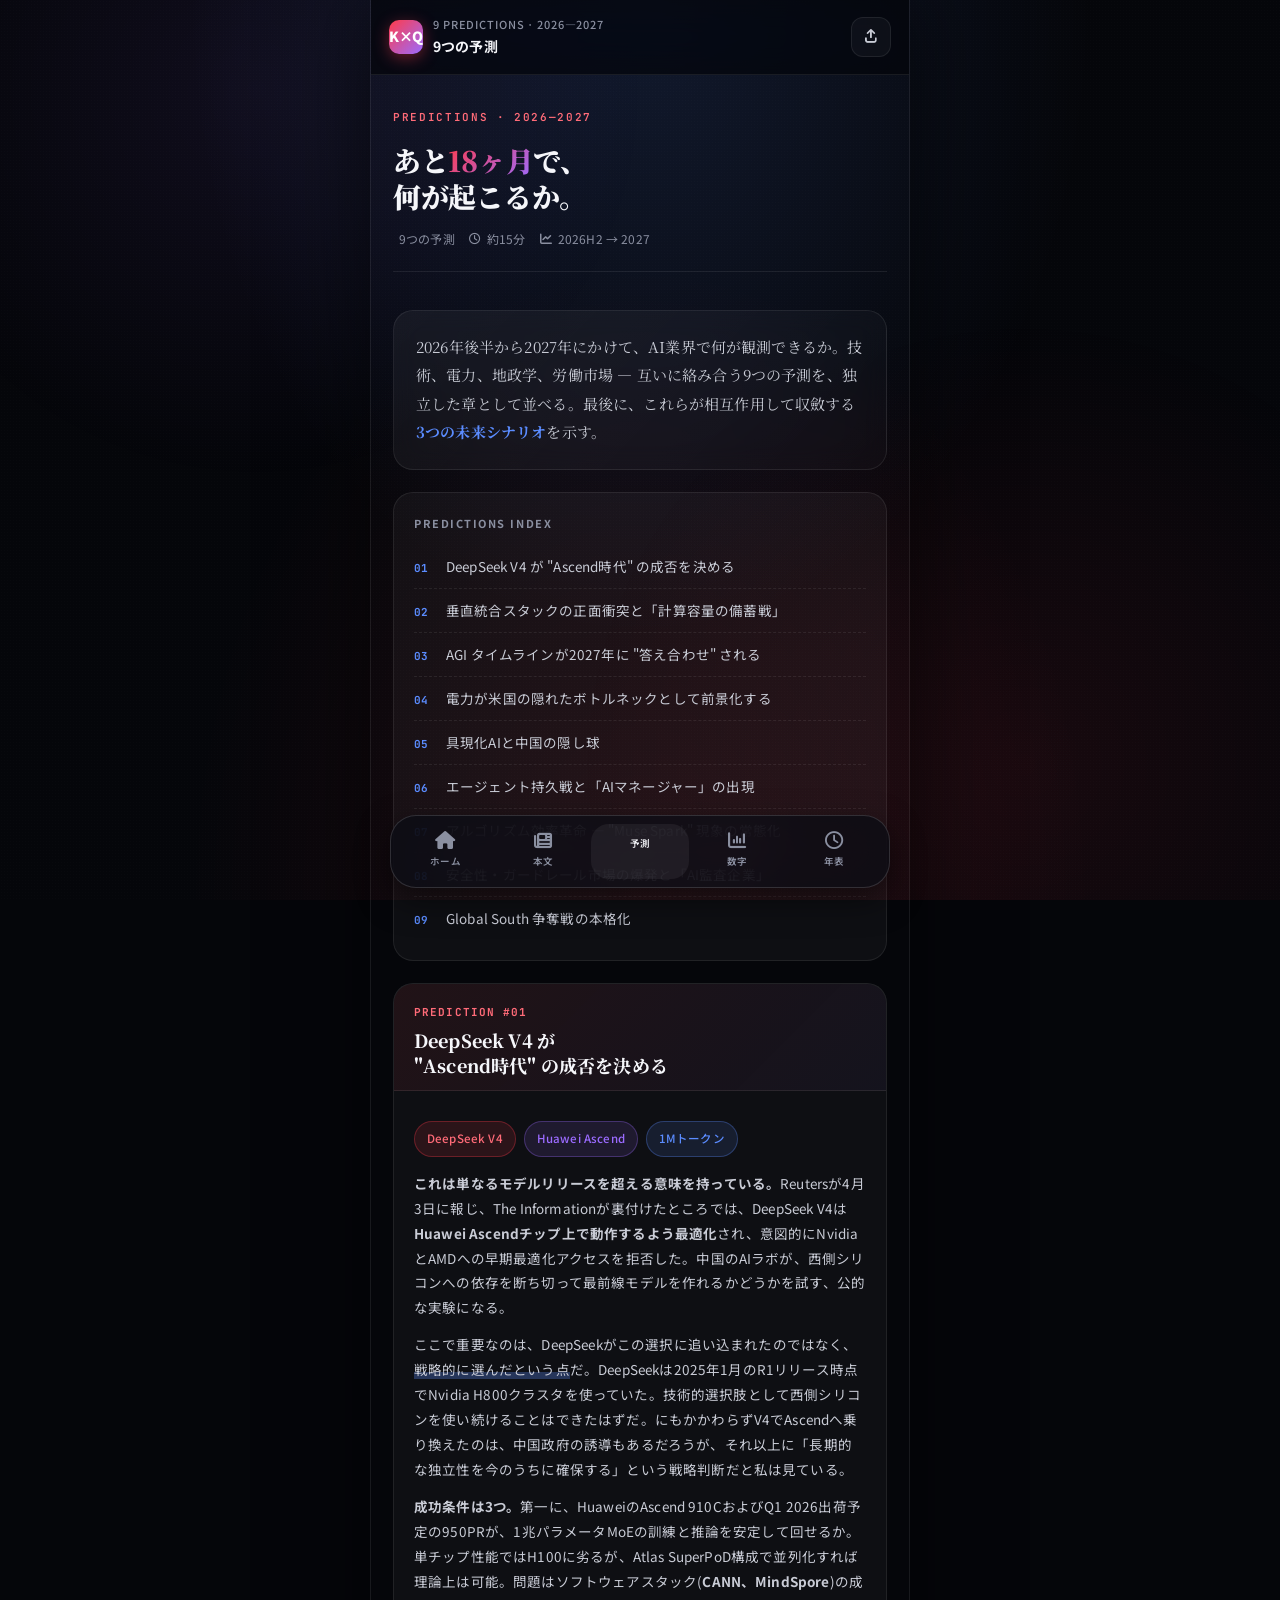
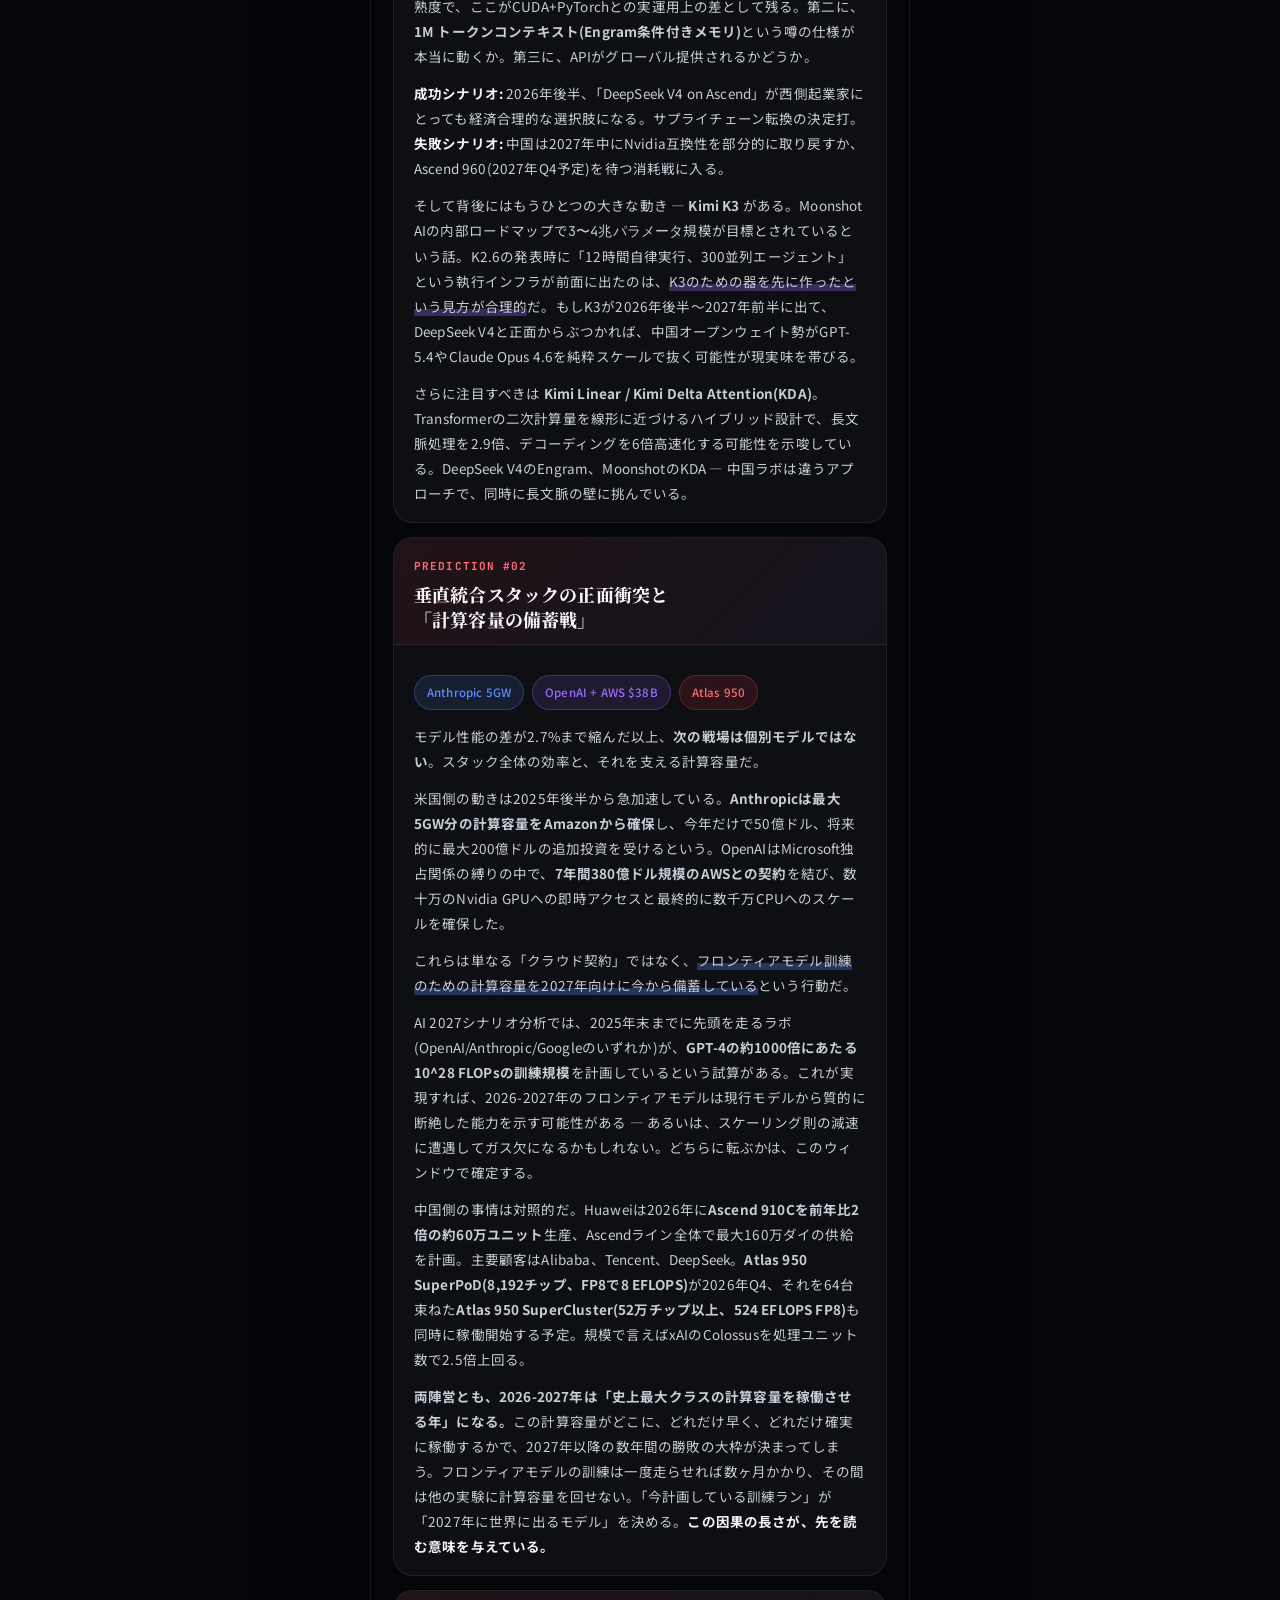
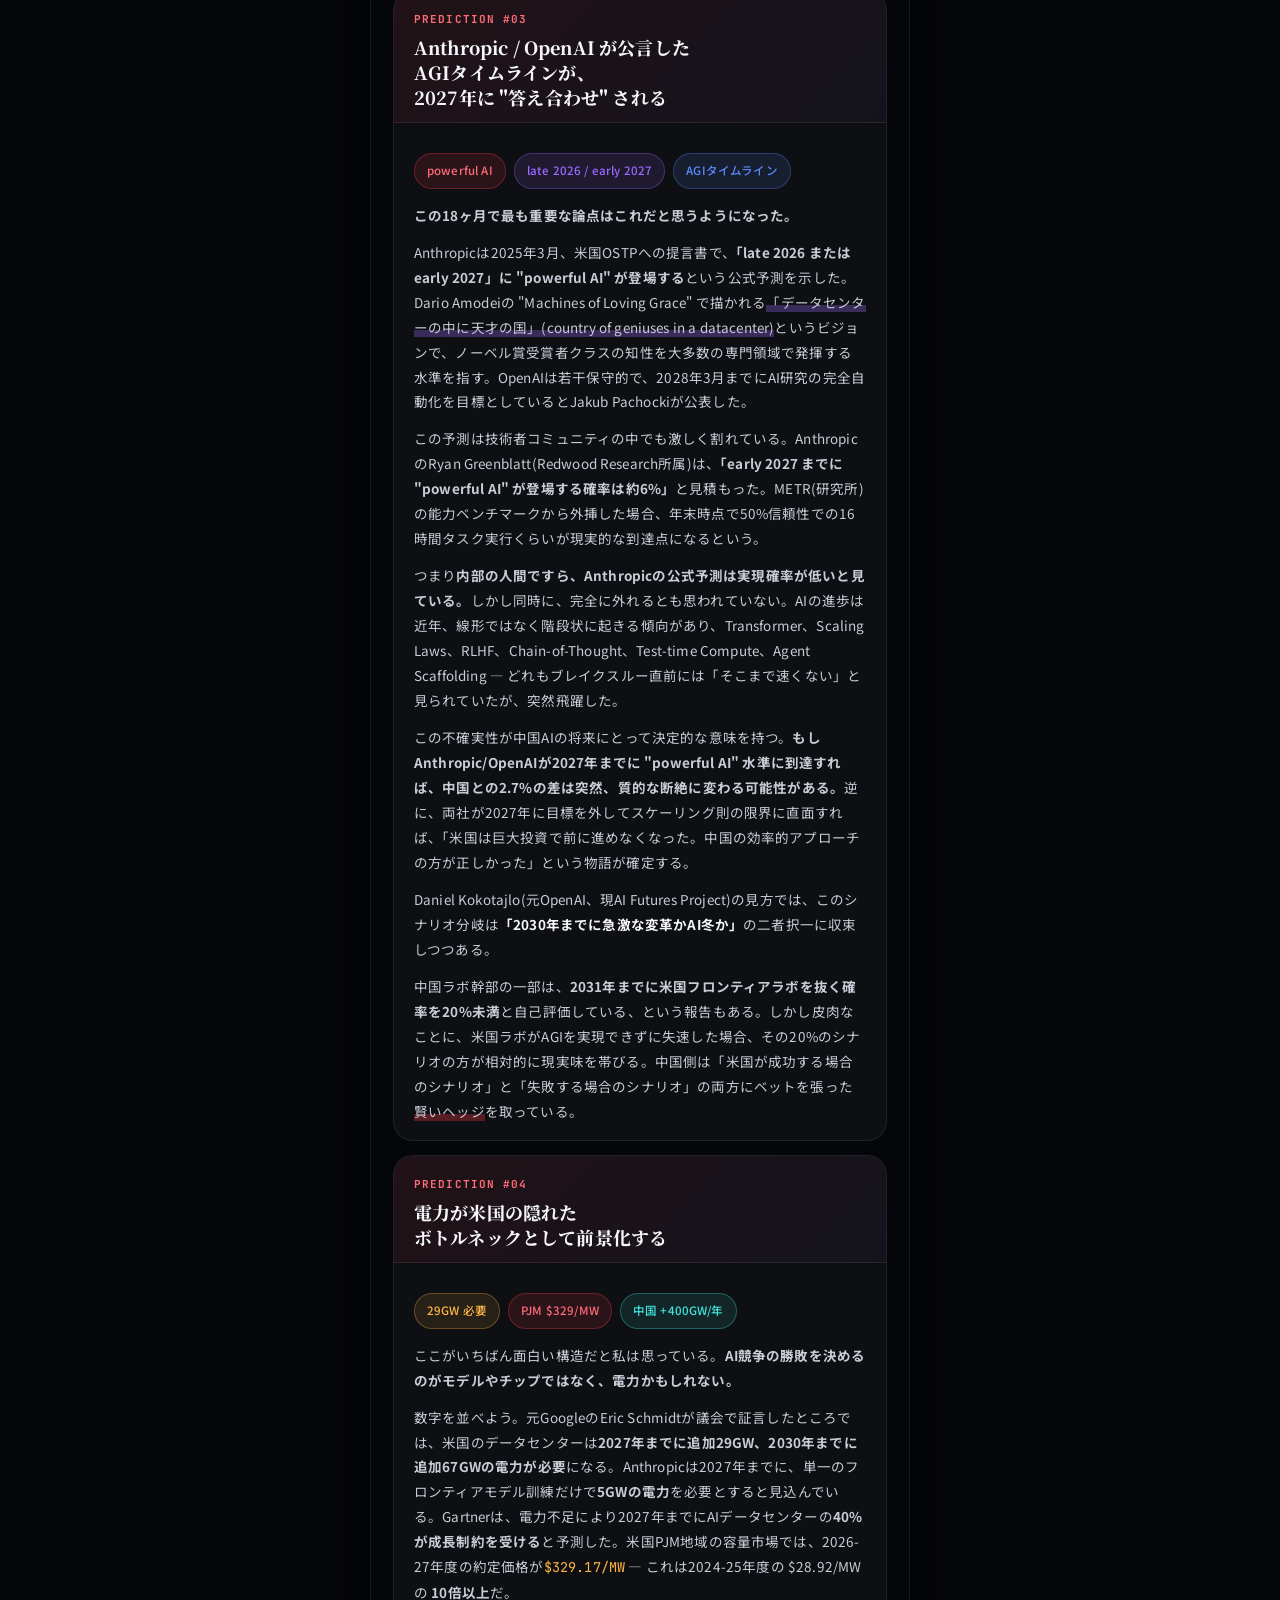
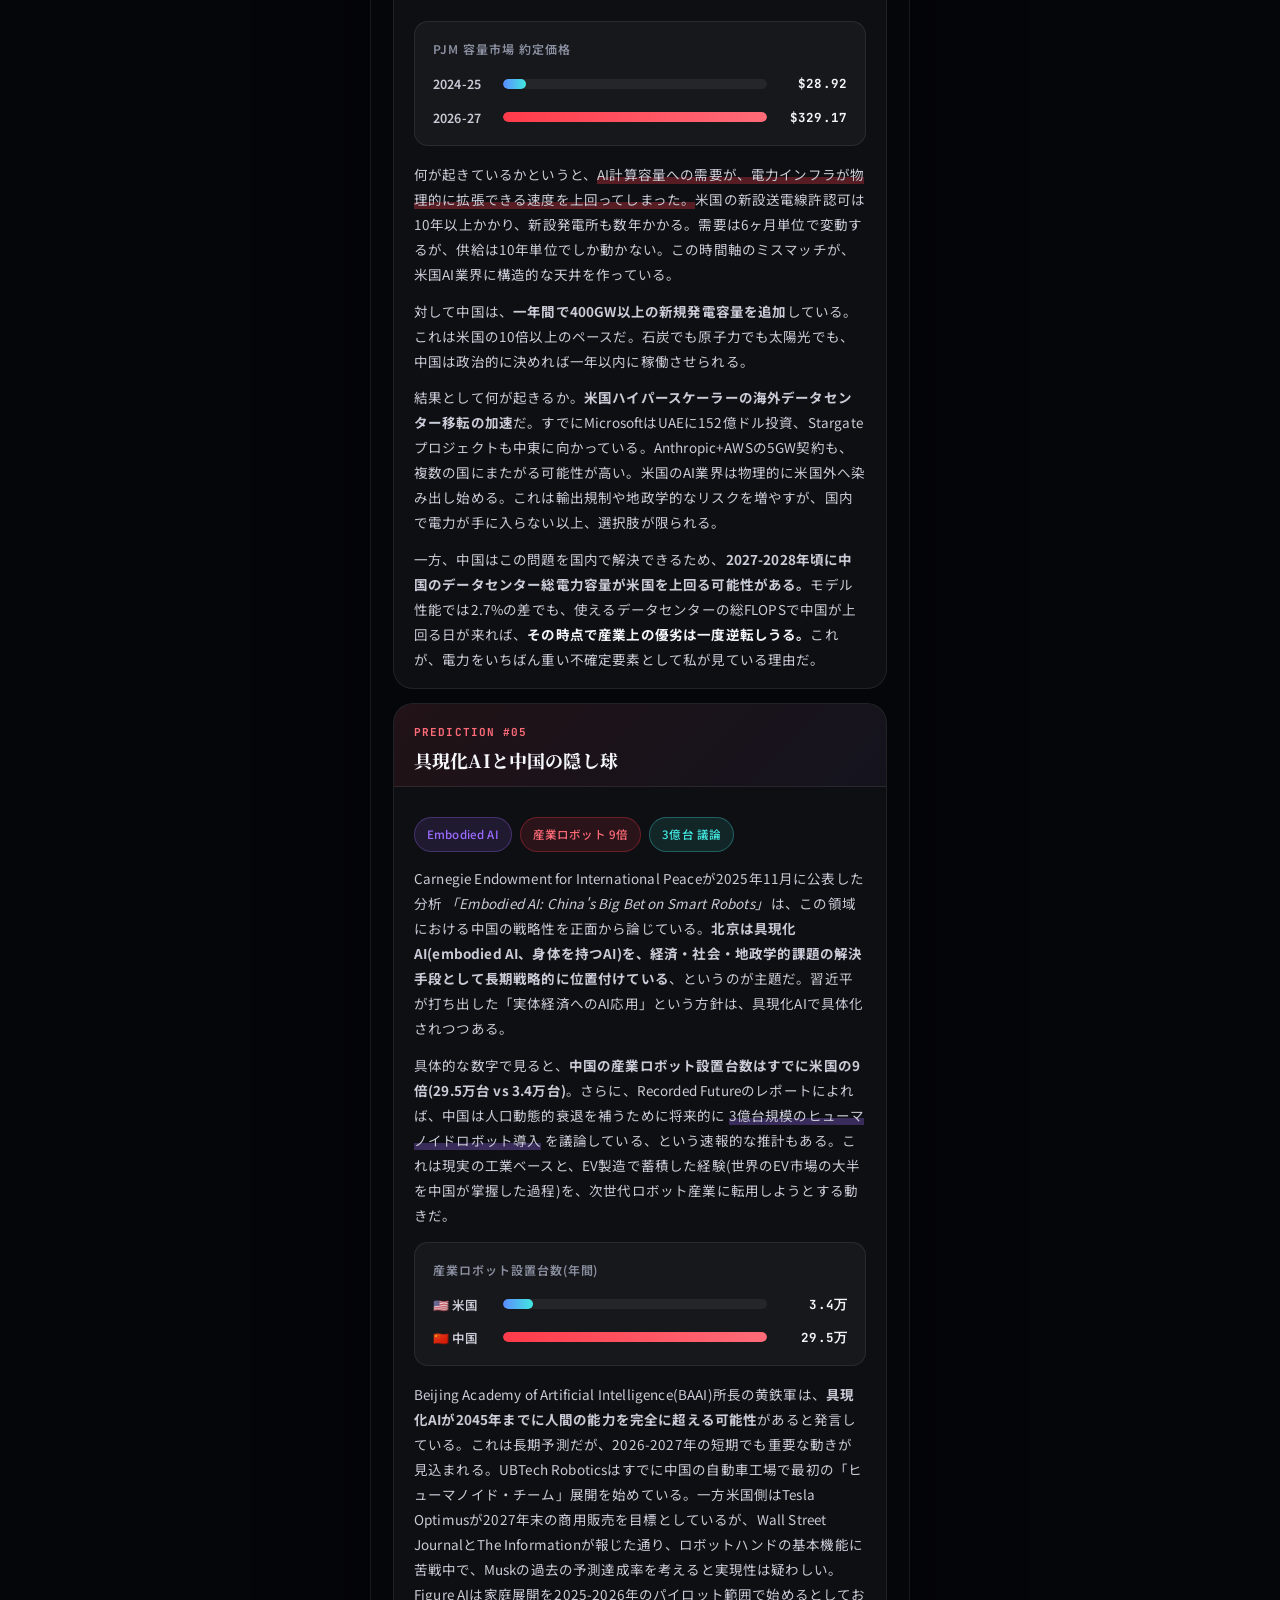
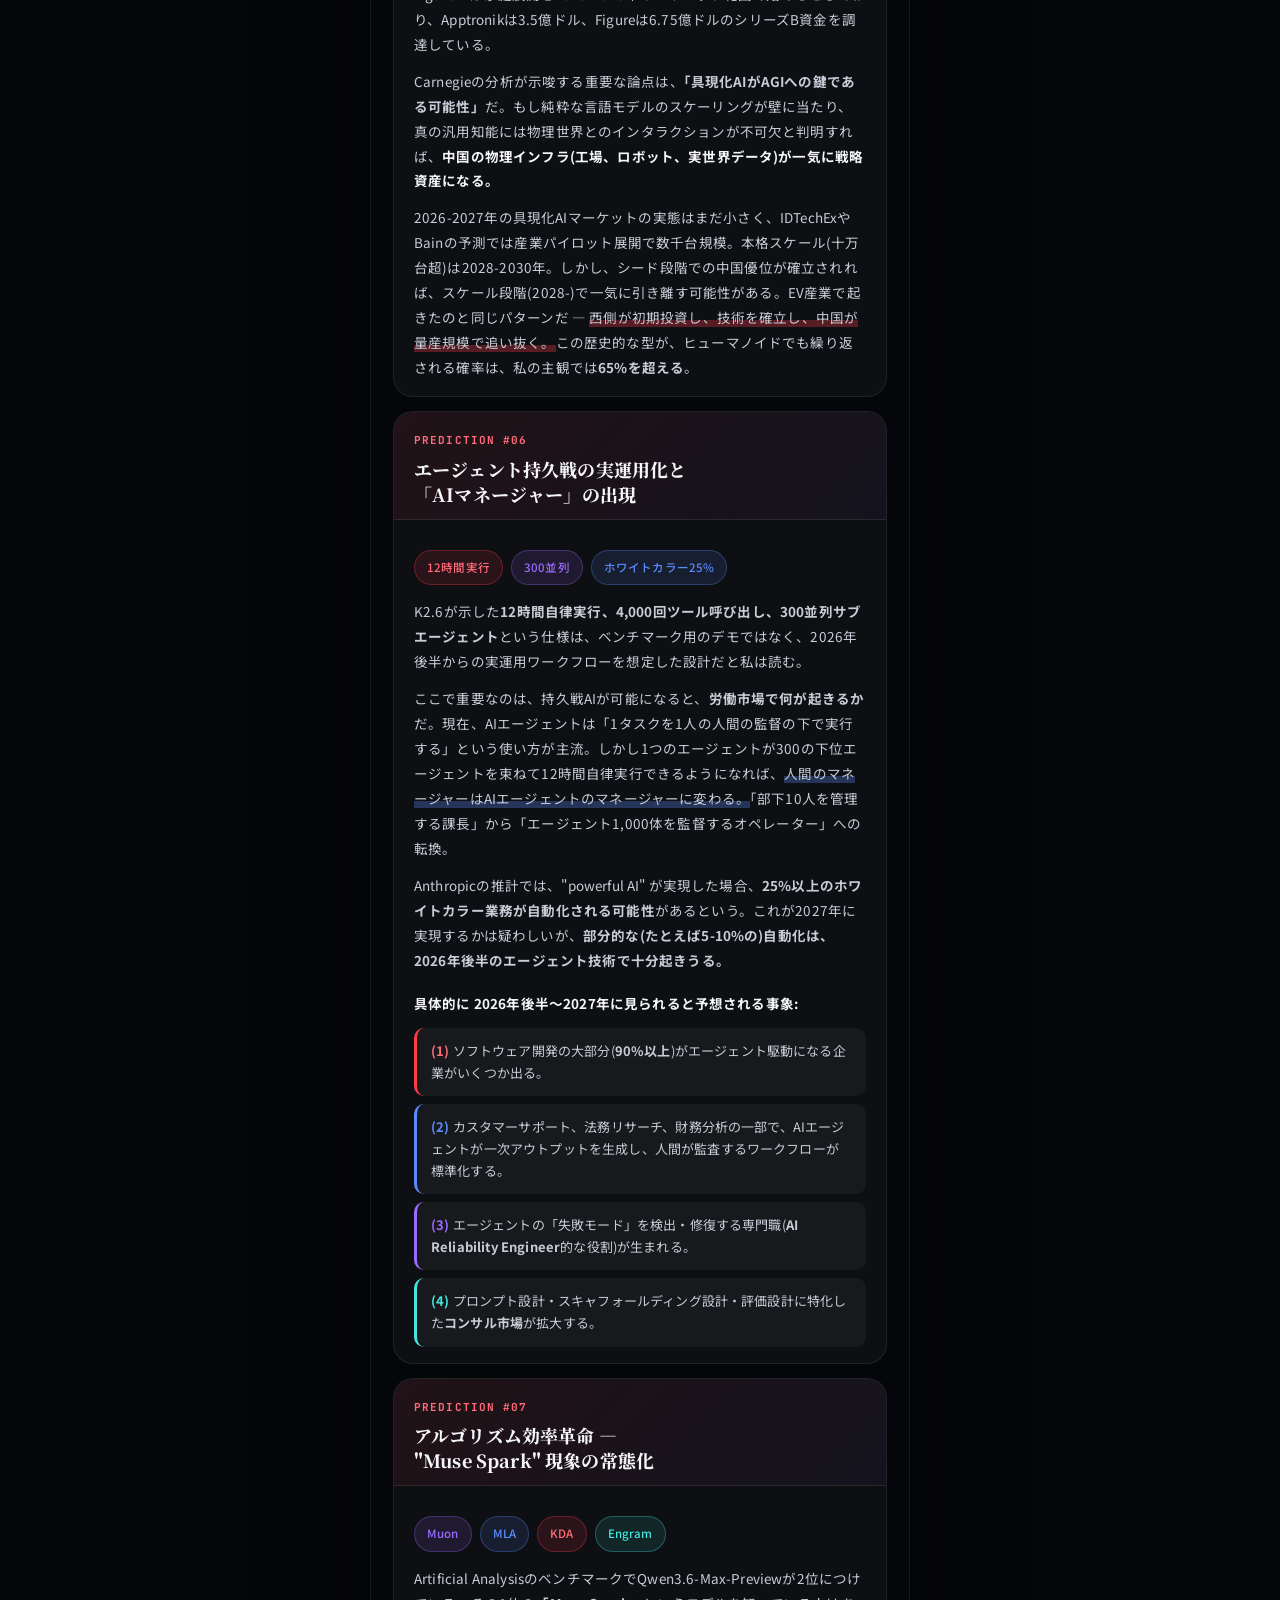
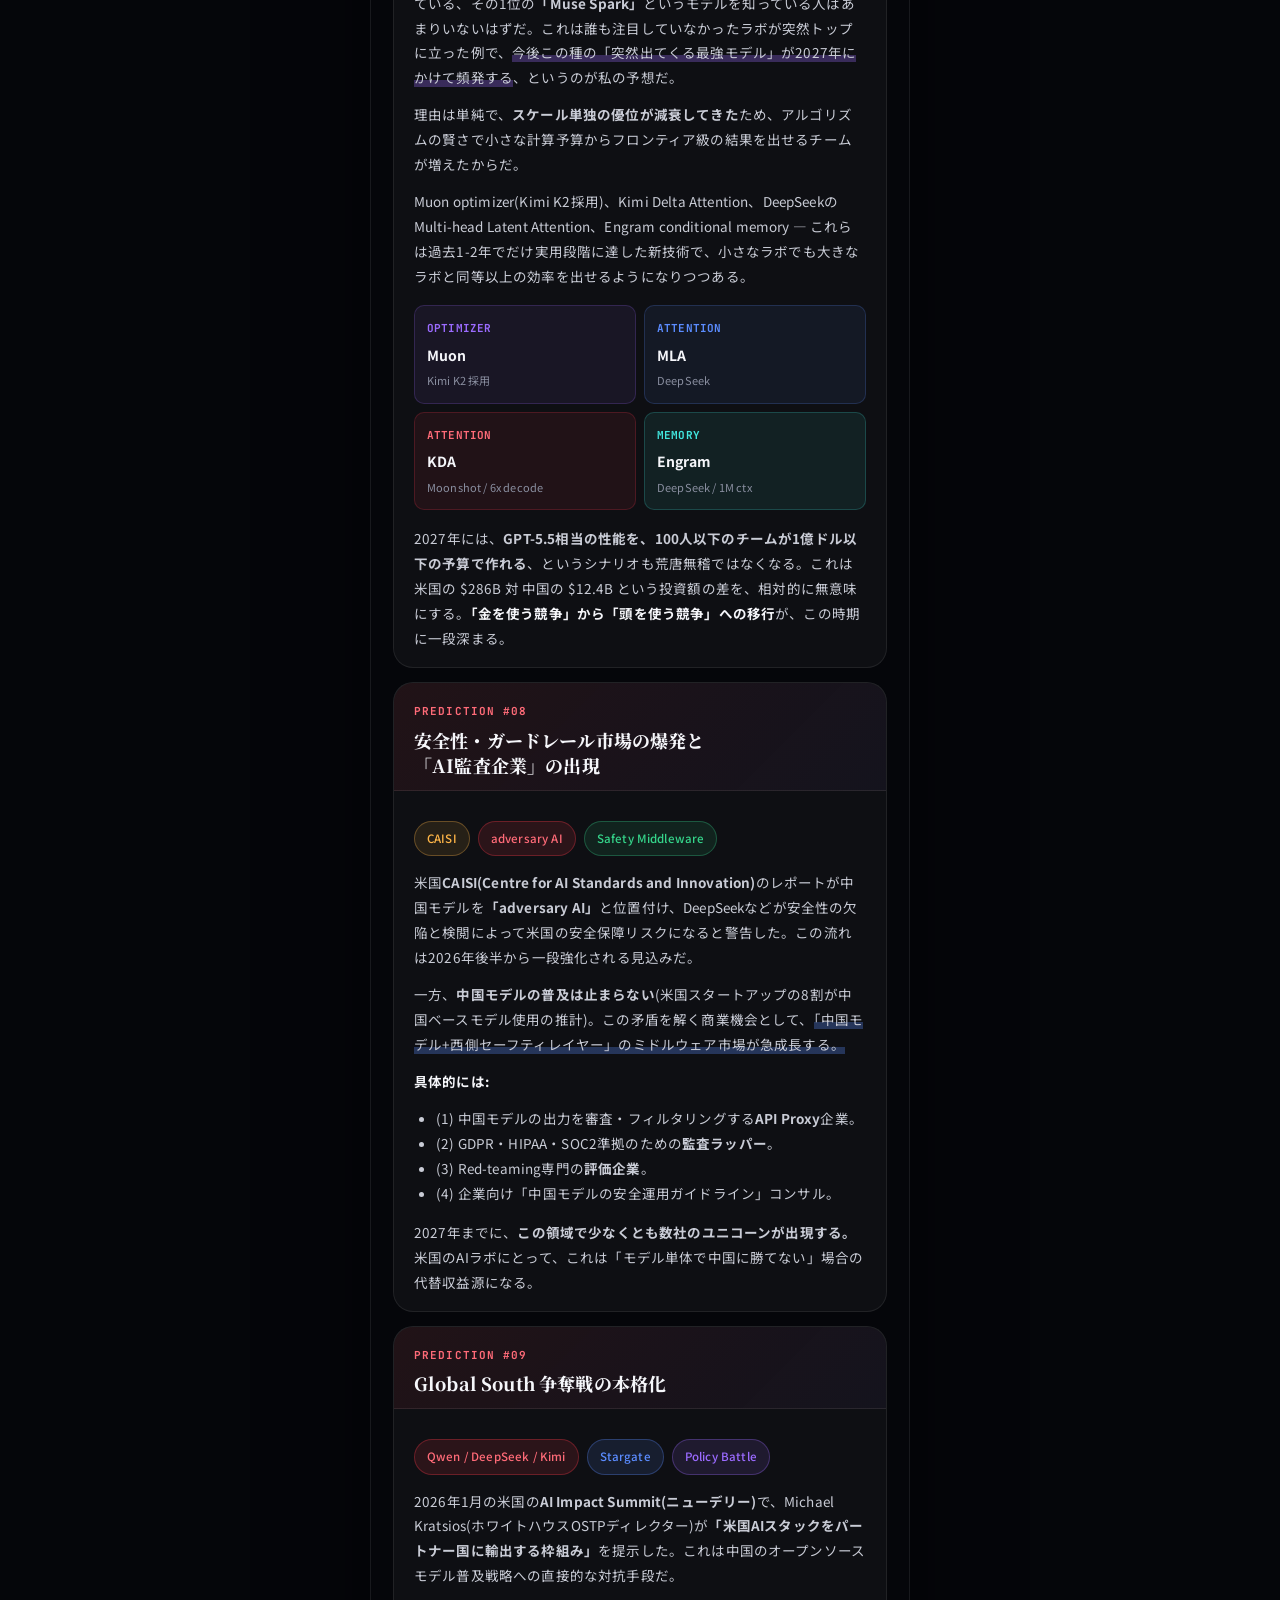
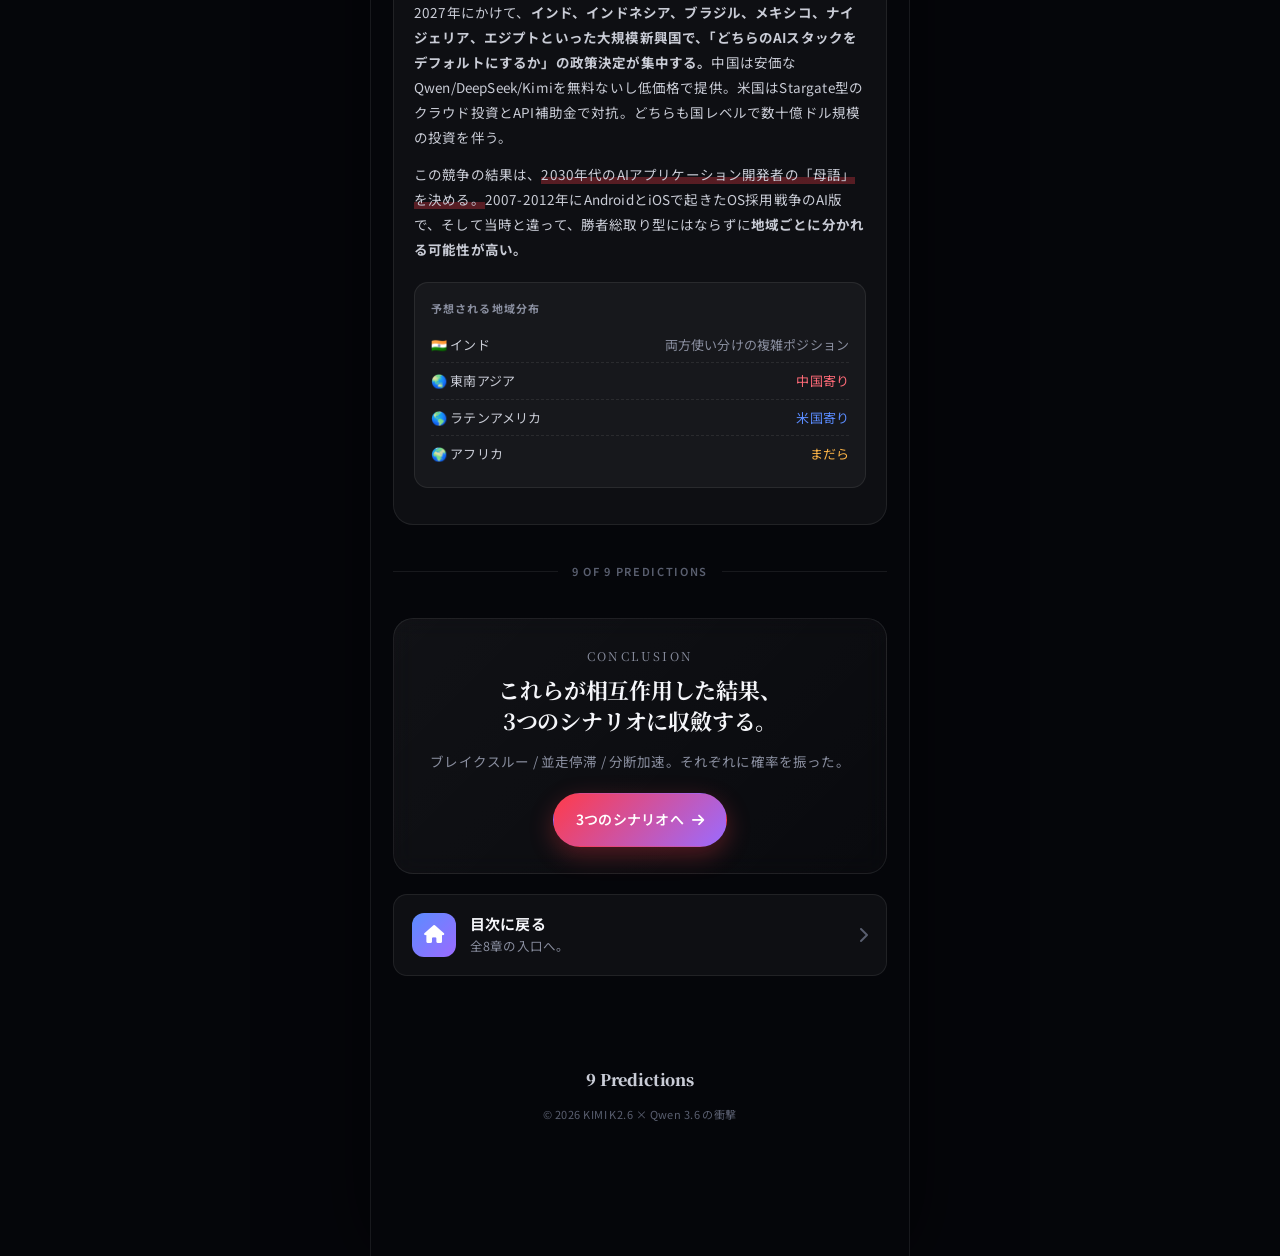
<file: predictions.html>
<!DOCTYPE html>
<html lang="ja">
<head>
  <meta charset="UTF-8">
  <meta name="viewport" content="width=device-width, initial-scale=1.0, viewport-fit=cover">
  <meta name="theme-color" content="#05060a">
  <meta name="description" content="2026年後半から2027年にかけて何が起こるか。9つの予測。">
  <title>9つの予測 2026-2027 — KIMI K2.6 と Qwen3.6 の衝撃</title>
  <link rel="preconnect" href="https://fonts.googleapis.com">
  <link rel="preconnect" href="https://fonts.gstatic.com" crossorigin>
  <link href="https://fonts.googleapis.com/css2?family=Noto+Sans+JP:wght@400;500;600;700;900&family=Noto+Serif+JP:wght@400;500;700;900&family=JetBrains+Mono:wght@400;500;700&display=swap" rel="stylesheet">
  <link rel="stylesheet" href="https://cdn.jsdelivr.net/npm/@fortawesome/fontawesome-free@6.5.1/css/all.min.css">
  <link rel="stylesheet" href="css/style.css">
</head>
<body>

<div class="app">

  <header class="appbar">
    <div class="appbar-title">
      <a href="index.html" class="appbar-logo" style="text-decoration:none;">K×Q</a>
      <div class="appbar-text">
        <div class="t1">9 PREDICTIONS · 2026—2027</div>
        <div class="t2">9つの予測</div>
      </div>
    </div>
    <button class="appbar-action" data-share aria-label="共有">
      <i class="fa-solid fa-arrow-up-from-bracket"></i>
    </button>
  </header>

  <header class="article-header">
    <div class="article-number">PREDICTIONS · 2026—2027</div>
    <h1 class="article-title">
      あと<span style="background: var(--gradient-1); -webkit-background-clip: text; background-clip:text; -webkit-text-fill-color: transparent;">18ヶ月</span>で、<br>
      何が起こるか。
    </h1>
    <div class="article-meta">
      <span class="article-meta-item"><i class="fa-solid fa-crystal-ball"></i>9つの予測</span>
      <span class="article-meta-item"><i class="fa-regular fa-clock"></i>約15分</span>
      <span class="article-meta-item"><i class="fa-solid fa-chart-line"></i>2026H2 → 2027</span>
    </div>
  </header>

  <section class="section" style="padding-top: 10px;">
    <div class="card glass reveal" style="margin-bottom: 22px;">
      <div style="font-family: var(--font-serif); font-size: 15px; line-height: 1.9; color: var(--text-1);">
        2026年後半から2027年にかけて、AI業界で何が観測できるか。技術、電力、地政学、労働市場 — 互いに絡み合う9つの予測を、独立した章として並べる。最後に、これらが相互作用して収斂する<a href="scenarios.html" style="color: var(--accent-blue); font-weight:700;">3つの未来シナリオ</a>を示す。
      </div>
    </div>

    <!-- 予測インデックス(目次) -->
    <div class="toc reveal">
      <div class="toc-title">PREDICTIONS INDEX</div>
      <ul class="toc-list">
        <li><span class="toc-num">01</span><a href="#p1">DeepSeek V4 が "Ascend時代" の成否を決める</a></li>
        <li><span class="toc-num">02</span><a href="#p2">垂直統合スタックの正面衝突と「計算容量の備蓄戦」</a></li>
        <li><span class="toc-num">03</span><a href="#p3">AGI タイムラインが2027年に "答え合わせ" される</a></li>
        <li><span class="toc-num">04</span><a href="#p4">電力が米国の隠れたボトルネックとして前景化する</a></li>
        <li><span class="toc-num">05</span><a href="#p5">具現化AIと中国の隠し球</a></li>
        <li><span class="toc-num">06</span><a href="#p6">エージェント持久戦と「AIマネージャー」の出現</a></li>
        <li><span class="toc-num">07</span><a href="#p7">アルゴリズム効率革命 — "Muse Spark" 現象の常態化</a></li>
        <li><span class="toc-num">08</span><a href="#p8">安全性・ガードレール市場の爆発と「AI監査企業」</a></li>
        <li><span class="toc-num">09</span><a href="#p9">Global South 争奪戦の本格化</a></li>
      </ul>
    </div>

    <!-- 予測 1 -->
    <article class="pred-card reveal" id="p1">
      <div class="pred-card-head">
        <div class="pred-num">PREDICTION #01</div>
        <div class="pred-title">DeepSeek V4 が<br>"Ascend時代" の成否を決める</div>
      </div>
      <div class="pred-card-body">
        <div class="chip-row">
          <span class="chip c-red">DeepSeek V4</span>
          <span class="chip c-purple">Huawei Ascend</span>
          <span class="chip c-blue">1Mトークン</span>
        </div>
        <p>
          <strong>これは単なるモデルリリースを超える意味を持っている。</strong>Reutersが4月3日に報じ、The Informationが裏付けたところでは、DeepSeek V4は<strong>Huawei Ascendチップ上で動作するよう最適化</strong>され、意図的にNvidiaとAMDへの早期最適化アクセスを拒否した。中国のAIラボが、西側シリコンへの依存を断ち切って最前線モデルを作れるかどうかを試す、公的な実験になる。
        </p>
        <p>
          ここで重要なのは、DeepSeekがこの選択に追い込まれたのではなく、<span style="background: linear-gradient(180deg, transparent 64%, rgba(91,140,255,0.3) 64%);">戦略的に選んだという点</span>だ。DeepSeekは2025年1月のR1リリース時点でNvidia H800クラスタを使っていた。技術的選択肢として西側シリコンを使い続けることはできたはずだ。にもかかわらずV4でAscendへ乗り換えたのは、中国政府の誘導もあるだろうが、それ以上に「長期的な独立性を今のうちに確保する」という戦略判断だと私は見ている。
        </p>
        <p>
          <strong>成功条件は3つ。</strong>第一に、HuaweiのAscend 910CおよびQ1 2026出荷予定の950PRが、1兆パラメータMoEの訓練と推論を安定して回せるか。単チップ性能ではH100に劣るが、Atlas SuperPoD構成で並列化すれば理論上は可能。問題はソフトウェアスタック(<strong>CANN、MindSpore</strong>)の成熟度で、ここがCUDA+PyTorchとの実運用上の差として残る。第二に、<strong>1M トークンコンテキスト(Engram条件付きメモリ)</strong>という噂の仕様が本当に動くか。第三に、APIがグローバル提供されるかどうか。
        </p>
        <p>
          <span style="color: var(--text-0); font-weight:700;">成功シナリオ:</span> 2026年後半、「DeepSeek V4 on Ascend」が西側起業家にとっても経済合理的な選択肢になる。サプライチェーン転換の決定打。<br>
          <span style="color: var(--text-0); font-weight:700;">失敗シナリオ:</span> 中国は2027年中にNvidia互換性を部分的に取り戻すか、Ascend 960(2027年Q4予定)を待つ消耗戦に入る。
        </p>
        <p>
          そして背後にはもうひとつの大きな動き — <strong>Kimi K3</strong> がある。Moonshot AIの内部ロードマップで<span style="font-family: var(--font-mono);">3〜4兆パラメータ</span>規模が目標とされているという話。K2.6の発表時に「12時間自律実行、300並列エージェント」という執行インフラが前面に出たのは、<span style="background: linear-gradient(180deg, transparent 64%, rgba(155,107,255,0.3) 64%);">K3のための器を先に作ったという見方が合理的</span>だ。もしK3が2026年後半〜2027年前半に出て、DeepSeek V4と正面からぶつかれば、中国オープンウェイト勢がGPT-5.4やClaude Opus 4.6を純粋スケールで抜く可能性が現実味を帯びる。
        </p>
        <p>
          さらに注目すべきは <strong>Kimi Linear / Kimi Delta Attention(KDA)</strong>。Transformerの二次計算量を線形に近づけるハイブリッド設計で、長文脈処理を2.9倍、デコーディングを6倍高速化する可能性を示唆している。DeepSeek V4のEngram、MoonshotのKDA — 中国ラボは違うアプローチで、同時に長文脈の壁に挑んでいる。
        </p>
      </div>
    </article>

    <!-- 予測 2 -->
    <article class="pred-card reveal" id="p2">
      <div class="pred-card-head">
        <div class="pred-num">PREDICTION #02</div>
        <div class="pred-title">垂直統合スタックの正面衝突と<br>「計算容量の備蓄戦」</div>
      </div>
      <div class="pred-card-body">
        <div class="chip-row">
          <span class="chip c-blue">Anthropic 5GW</span>
          <span class="chip c-purple">OpenAI + AWS $38B</span>
          <span class="chip c-red">Atlas 950</span>
        </div>
        <p>
          モデル性能の差が2.7%まで縮んだ以上、<strong>次の戦場は個別モデルではない</strong>。スタック全体の効率と、それを支える計算容量だ。
        </p>
        <p>
          米国側の動きは2025年後半から急加速している。<strong>Anthropicは最大5GW分の計算容量をAmazonから確保</strong>し、今年だけで50億ドル、将来的に最大200億ドルの追加投資を受けるという。OpenAIはMicrosoft独占関係の縛りの中で、<strong>7年間380億ドル規模のAWSとの契約</strong>を結び、数十万のNvidia GPUへの即時アクセスと最終的に数千万CPUへのスケールを確保した。
        </p>
        <p>
          これらは単なる「クラウド契約」ではなく、<span style="background: linear-gradient(180deg, transparent 64%, rgba(91,140,255,0.3) 64%);">フロンティアモデル訓練のための計算容量を2027年向けに今から備蓄している</span>という行動だ。
        </p>
        <p>
          AI 2027シナリオ分析では、2025年末までに先頭を走るラボ(OpenAI/Anthropic/Googleのいずれか)が、<strong>GPT-4の約1000倍にあたる10^28 FLOPsの訓練規模</strong>を計画しているという試算がある。これが実現すれば、2026-2027年のフロンティアモデルは現行モデルから質的に断絶した能力を示す可能性がある — あるいは、スケーリング則の減速に遭遇してガス欠になるかもしれない。どちらに転ぶかは、このウィンドウで確定する。
        </p>
        <p>
          中国側の事情は対照的だ。Huaweiは2026年に<strong>Ascend 910Cを前年比2倍の約60万ユニット</strong>生産、Ascendライン全体で最大160万ダイの供給を計画。主要顧客はAlibaba、Tencent、DeepSeek。<strong>Atlas 950 SuperPoD(8,192チップ、FP8で8 EFLOPS)</strong>が2026年Q4、それを64台束ねた<strong>Atlas 950 SuperCluster(52万チップ以上、524 EFLOPS FP8)</strong>も同時に稼働開始する予定。規模で言えばxAIのColossusを処理ユニット数で2.5倍上回る。
        </p>
        <p>
          <strong>両陣営とも、2026-2027年は「史上最大クラスの計算容量を稼働させる年」になる。</strong>この計算容量がどこに、どれだけ早く、どれだけ確実に稼働するかで、2027年以降の数年間の勝敗の大枠が決まってしまう。フロンティアモデルの訓練は一度走らせれば数ヶ月かかり、その間は他の実験に計算容量を回せない。「今計画している訓練ラン」が「2027年に世界に出るモデル」を決める。<span style="color: var(--text-0); font-weight:700;">この因果の長さが、先を読む意味を与えている。</span>
        </p>
      </div>
    </article>

    <!-- 予測 3 -->
    <article class="pred-card reveal" id="p3">
      <div class="pred-card-head">
        <div class="pred-num">PREDICTION #03</div>
        <div class="pred-title">Anthropic / OpenAI が公言した<br>AGIタイムラインが、<br>2027年に "答え合わせ" される</div>
      </div>
      <div class="pred-card-body">
        <div class="chip-row">
          <span class="chip c-red">powerful AI</span>
          <span class="chip c-purple">late 2026 / early 2027</span>
          <span class="chip c-blue">AGIタイムライン</span>
        </div>
        <p>
          <strong>この18ヶ月で最も重要な論点はこれだと思うようになった。</strong>
        </p>
        <p>
          Anthropicは2025年3月、米国OSTPへの提言書で、<strong>「late 2026 または early 2027」に "powerful AI" が登場する</strong>という公式予測を示した。Dario Amodeiの "Machines of Loving Grace" で描かれる<span style="background: linear-gradient(180deg, transparent 64%, rgba(155,107,255,0.3) 64%);">「データセンターの中に天才の国」(country of geniuses in a datacenter)</span>というビジョンで、ノーベル賞受賞者クラスの知性を大多数の専門領域で発揮する水準を指す。OpenAIは若干保守的で、2028年3月までにAI研究の完全自動化を目標としているとJakub Pachockiが公表した。
        </p>
        <p>
          この予測は技術者コミュニティの中でも激しく割れている。AnthropicのRyan Greenblatt(Redwood Research所属)は、<strong>「early 2027 までに "powerful AI" が登場する確率は約6%」</strong>と見積もった。METR(研究所)の能力ベンチマークから外挿した場合、年末時点で50%信頼性での16時間タスク実行くらいが現実的な到達点になるという。
        </p>
        <p>
          つまり<strong>内部の人間ですら、Anthropicの公式予測は実現確率が低いと見ている。</strong>しかし同時に、完全に外れるとも思われていない。AIの進歩は近年、線形ではなく階段状に起きる傾向があり、Transformer、Scaling Laws、RLHF、Chain-of-Thought、Test-time Compute、Agent Scaffolding — どれもブレイクスルー直前には「そこまで速くない」と見られていたが、突然飛躍した。
        </p>
        <p>
          この不確実性が中国AIの将来にとって決定的な意味を持つ。<strong>もしAnthropic/OpenAIが2027年までに "powerful AI" 水準に到達すれば、中国との2.7%の差は突然、質的な断絶に変わる可能性がある。</strong>逆に、両社が2027年に目標を外してスケーリング則の限界に直面すれば、「米国は巨大投資で前に進めなくなった。中国の効率的アプローチの方が正しかった」という物語が確定する。
        </p>
        <p>
          Daniel Kokotajlo(元OpenAI、現AI Futures Project)の見方では、このシナリオ分岐は<span style="color: var(--text-0); font-weight:700;">「2030年までに急激な変革かAI冬か」</span>の二者択一に収束しつつある。
        </p>
        <p>
          中国ラボ幹部の一部は、<strong>2031年までに米国フロンティアラボを抜く確率を20%未満</strong>と自己評価している、という報告もある。しかし皮肉なことに、米国ラボがAGIを実現できずに失速した場合、その20%のシナリオの方が相対的に現実味を帯びる。中国側は「米国が成功する場合のシナリオ」と「失敗する場合のシナリオ」の両方にベットを張った<span style="background: linear-gradient(180deg, transparent 64%, rgba(255,59,74,0.3) 64%);">賢いヘッジ</span>を取っている。
        </p>
      </div>
    </article>

    <!-- 予測 4 -->
    <article class="pred-card reveal" id="p4">
      <div class="pred-card-head">
        <div class="pred-num">PREDICTION #04</div>
        <div class="pred-title">電力が米国の隠れた<br>ボトルネックとして前景化する</div>
      </div>
      <div class="pred-card-body">
        <div class="chip-row">
          <span class="chip c-amber">29GW 必要</span>
          <span class="chip c-red">PJM $329/MW</span>
          <span class="chip c-cyan">中国 +400GW/年</span>
        </div>
        <p>
          ここがいちばん面白い構造だと私は思っている。<strong>AI競争の勝敗を決めるのがモデルやチップではなく、電力かもしれない。</strong>
        </p>
        <p>
          数字を並べよう。元GoogleのEric Schmidtが議会で証言したところでは、米国のデータセンターは<strong>2027年までに追加29GW、2030年までに追加67GWの電力が必要</strong>になる。Anthropicは2027年までに、単一のフロンティアモデル訓練だけで<strong>5GWの電力</strong>を必要とすると見込んでいる。Gartnerは、電力不足により2027年までにAIデータセンターの<strong>40%が成長制約を受ける</strong>と予測した。米国PJM地域の容量市場では、2026-27年度の約定価格が<span style="font-family: var(--font-mono); color: var(--accent-amber);">$329.17/MW</span> — これは2024-25年度の $28.92/MW の <strong>10倍以上</strong>だ。
        </p>
        <!-- 電力単価上昇 -->
        <div class="compare" style="margin-top: 16px;">
          <div class="compare-title">PJM 容量市場 約定価格</div>
          <div class="compare-row">
            <span class="compare-label">2024-25</span>
            <div class="compare-bar"><div class="compare-bar-fill us" data-width="8.8%"></div></div>
            <span class="compare-val">$28.92</span>
          </div>
          <div class="compare-row">
            <span class="compare-label">2026-27</span>
            <div class="compare-bar"><div class="compare-bar-fill cn" data-width="100%"></div></div>
            <span class="compare-val">$329.17</span>
          </div>
        </div>
        <p style="margin-top:16px;">
          何が起きているかというと、<span style="background: linear-gradient(180deg, transparent 64%, rgba(255,59,74,0.3) 64%);">AI計算容量への需要が、電力インフラが物理的に拡張できる速度を上回ってしまった。</span>米国の新設送電線許認可は10年以上かかり、新設発電所も数年かかる。需要は6ヶ月単位で変動するが、供給は10年単位でしか動かない。この時間軸のミスマッチが、米国AI業界に構造的な天井を作っている。
        </p>
        <p>
          対して中国は、<strong>一年間で400GW以上の新規発電容量を追加</strong>している。これは米国の10倍以上のペースだ。石炭でも原子力でも太陽光でも、中国は政治的に決めれば一年以内に稼働させられる。
        </p>
        <p>
          結果として何が起きるか。<strong>米国ハイパースケーラーの海外データセンター移転の加速</strong>だ。すでにMicrosoftはUAEに152億ドル投資、Stargateプロジェクトも中東に向かっている。Anthropic+AWSの5GW契約も、複数の国にまたがる可能性が高い。米国のAI業界は物理的に米国外へ染み出し始める。これは輸出規制や地政学的なリスクを増やすが、国内で電力が手に入らない以上、選択肢が限られる。
        </p>
        <p>
          一方、中国はこの問題を国内で解決できるため、<strong>2027-2028年頃に中国のデータセンター総電力容量が米国を上回る可能性がある。</strong>モデル性能では2.7%の差でも、使えるデータセンターの総FLOPSで中国が上回る日が来れば、<span style="color: var(--text-0); font-weight:700;">その時点で産業上の優劣は一度逆転しうる。</span>これが、電力をいちばん重い不確定要素として私が見ている理由だ。
        </p>
      </div>
    </article>

    <!-- 予測 5 -->
    <article class="pred-card reveal" id="p5">
      <div class="pred-card-head">
        <div class="pred-num">PREDICTION #05</div>
        <div class="pred-title">具現化AIと中国の隠し球</div>
      </div>
      <div class="pred-card-body">
        <div class="chip-row">
          <span class="chip c-purple">Embodied AI</span>
          <span class="chip c-red">産業ロボット 9倍</span>
          <span class="chip c-cyan">3億台 議論</span>
        </div>
        <p>
          Carnegie Endowment for International Peaceが2025年11月に公表した分析 <em>「Embodied AI: China's Big Bet on Smart Robots」</em> は、この領域における中国の戦略性を正面から論じている。<strong>北京は具現化AI(embodied AI、身体を持つAI)を、経済・社会・地政学的課題の解決手段として長期戦略的に位置付けている</strong>、というのが主題だ。習近平が打ち出した「実体経済へのAI応用」という方針は、具現化AIで具体化されつつある。
        </p>
        <p>
          具体的な数字で見ると、<strong>中国の産業ロボット設置台数はすでに米国の9倍(29.5万台 vs 3.4万台)</strong>。さらに、Recorded Futureのレポートによれば、中国は人口動態的衰退を補うために将来的に <span style="background: linear-gradient(180deg, transparent 64%, rgba(155,107,255,0.3) 64%);">3億台規模のヒューマノイドロボット導入</span> を議論している、という速報的な推計もある。これは現実の工業ベースと、EV製造で蓄積した経験(世界のEV市場の大半を中国が掌握した過程)を、次世代ロボット産業に転用しようとする動きだ。
        </p>
        <div class="compare">
          <div class="compare-title">産業ロボット設置台数(年間)</div>
          <div class="compare-row">
            <span class="compare-label">🇺🇸 米国</span>
            <div class="compare-bar"><div class="compare-bar-fill us" data-width="11.5%"></div></div>
            <span class="compare-val">3.4万</span>
          </div>
          <div class="compare-row">
            <span class="compare-label">🇨🇳 中国</span>
            <div class="compare-bar"><div class="compare-bar-fill cn" data-width="100%"></div></div>
            <span class="compare-val">29.5万</span>
          </div>
        </div>
        <p style="margin-top:16px;">
          Beijing Academy of Artificial Intelligence(BAAI)所長の黄鉄軍は、<strong>具現化AIが2045年までに人間の能力を完全に超える可能性</strong>があると発言している。これは長期予測だが、2026-2027年の短期でも重要な動きが見込まれる。UBTech Roboticsはすでに中国の自動車工場で最初の「ヒューマノイド・チーム」展開を始めている。一方米国側はTesla Optimusが2027年末の商用販売を目標としているが、Wall Street JournalとThe Informationが報じた通り、ロボットハンドの基本機能に苦戦中で、Muskの過去の予測達成率を考えると実現性は疑わしい。Figure AIは家庭展開を2025-2026年のパイロット範囲で始めるとしており、Apptronikは3.5億ドル、Figureは6.75億ドルのシリーズB資金を調達している。
        </p>
        <p>
          Carnegieの分析が示唆する重要な論点は、<strong>「具現化AIがAGIへの鍵である可能性」</strong>だ。もし純粋な言語モデルのスケーリングが壁に当たり、真の汎用知能には物理世界とのインタラクションが不可欠と判明すれば、<span style="color: var(--text-0); font-weight:700;">中国の物理インフラ(工場、ロボット、実世界データ)が一気に戦略資産になる。</span>
        </p>
        <p>
          2026-2027年の具現化AIマーケットの実態はまだ小さく、IDTechExやBainの予測では産業パイロット展開で数千台規模。本格スケール(十万台超)は2028-2030年。しかし、シード段階での中国優位が確立されれば、スケール段階(2028-)で一気に引き離す可能性がある。EV産業で起きたのと同じパターンだ — <span style="background: linear-gradient(180deg, transparent 64%, rgba(255,59,74,0.3) 64%);">西側が初期投資し、技術を確立し、中国が量産規模で追い抜く。</span>この歴史的な型が、ヒューマノイドでも繰り返される確率は、私の主観では<strong>65%を超える</strong>。
        </p>
      </div>
    </article>

    <!-- 予測 6 -->
    <article class="pred-card reveal" id="p6">
      <div class="pred-card-head">
        <div class="pred-num">PREDICTION #06</div>
        <div class="pred-title">エージェント持久戦の実運用化と<br>「AIマネージャー」の出現</div>
      </div>
      <div class="pred-card-body">
        <div class="chip-row">
          <span class="chip c-red">12時間実行</span>
          <span class="chip c-purple">300並列</span>
          <span class="chip c-blue">ホワイトカラー25%</span>
        </div>
        <p>
          K2.6が示した<strong>12時間自律実行、4,000回ツール呼び出し、300並列サブエージェント</strong>という仕様は、ベンチマーク用のデモではなく、2026年後半からの実運用ワークフローを想定した設計だと私は読む。
        </p>
        <p>
          ここで重要なのは、持久戦AIが可能になると、<strong>労働市場で何が起きるか</strong>だ。現在、AIエージェントは「1タスクを1人の人間の監督の下で実行する」という使い方が主流。しかし1つのエージェントが300の下位エージェントを束ねて12時間自律実行できるようになれば、<span style="background: linear-gradient(180deg, transparent 64%, rgba(91,140,255,0.3) 64%);">人間のマネージャーはAIエージェントのマネージャーに変わる。</span>「部下10人を管理する課長」から「エージェント1,000体を監督するオペレーター」への転換。
        </p>
        <p>
          Anthropicの推計では、"powerful AI" が実現した場合、<strong>25%以上のホワイトカラー業務が自動化される可能性</strong>があるという。これが2027年に実現するかは疑わしいが、<strong>部分的な(たとえば5-10%の)自動化は、2026年後半のエージェント技術で十分起きうる。</strong>
        </p>
        <p style="color: var(--text-0); font-weight:700; margin-top:18px;">
          具体的に 2026年後半〜2027年に見られると予想される事象:
        </p>
        <div style="display:flex; flex-direction:column; gap:8px; margin-top:10px;">
          <div style="padding: 12px 14px; background: rgba(255,255,255,0.04); border-radius: 10px; border-left: 3px solid var(--accent-red); font-size:13px; line-height:1.7;">
            <strong style="color: var(--accent-red-soft);">(1)</strong> ソフトウェア開発の大部分(<strong>90%以上</strong>)がエージェント駆動になる企業がいくつか出る。
          </div>
          <div style="padding: 12px 14px; background: rgba(255,255,255,0.04); border-radius: 10px; border-left: 3px solid var(--accent-blue); font-size:13px; line-height:1.7;">
            <strong style="color: var(--accent-blue);">(2)</strong> カスタマーサポート、法務リサーチ、財務分析の一部で、AIエージェントが一次アウトプットを生成し、人間が監査するワークフローが標準化する。
          </div>
          <div style="padding: 12px 14px; background: rgba(255,255,255,0.04); border-radius: 10px; border-left: 3px solid var(--accent-purple); font-size:13px; line-height:1.7;">
            <strong style="color: var(--accent-purple);">(3)</strong> エージェントの「失敗モード」を検出・修復する専門職(<strong>AI Reliability Engineer</strong>的な役割)が生まれる。
          </div>
          <div style="padding: 12px 14px; background: rgba(255,255,255,0.04); border-radius: 10px; border-left: 3px solid var(--accent-cyan); font-size:13px; line-height:1.7;">
            <strong style="color: var(--accent-cyan);">(4)</strong> プロンプト設計・スキャフォールディング設計・評価設計に特化した<strong>コンサル市場</strong>が拡大する。
          </div>
        </div>
      </div>
    </article>

    <!-- 予測 7 -->
    <article class="pred-card reveal" id="p7">
      <div class="pred-card-head">
        <div class="pred-num">PREDICTION #07</div>
        <div class="pred-title">アルゴリズム効率革命 —<br>"Muse Spark" 現象の常態化</div>
      </div>
      <div class="pred-card-body">
        <div class="chip-row">
          <span class="chip c-purple">Muon</span>
          <span class="chip c-blue">MLA</span>
          <span class="chip c-red">KDA</span>
          <span class="chip c-cyan">Engram</span>
        </div>
        <p>
          Artificial AnalysisのベンチマークでQwen3.6-Max-Previewが2位につけている、その1位の<strong>「Muse Spark」</strong>というモデルを知っている人はあまりいないはずだ。これは誰も注目していなかったラボが突然トップに立った例で、<span style="background: linear-gradient(180deg, transparent 64%, rgba(155,107,255,0.3) 64%);">今後この種の「突然出てくる最強モデル」が2027年にかけて頻発する</span>、というのが私の予想だ。
        </p>
        <p>
          理由は単純で、<strong>スケール単独の優位が減衰してきた</strong>ため、アルゴリズムの賢さで小さな計算予算からフロンティア級の結果を出せるチームが増えたからだ。
        </p>
        <p>
          Muon optimizer(Kimi K2採用)、Kimi Delta Attention、DeepSeekのMulti-head Latent Attention、Engram conditional memory — これらは過去1-2年でだけ実用段階に達した新技術で、小さなラボでも大きなラボと同等以上の効率を出せるようになりつつある。
        </p>
        <!-- 技術カード -->
        <div style="display: grid; grid-template-columns: 1fr 1fr; gap: 8px; margin: 16px 0;">
          <div style="padding: 12px; background: rgba(155,107,255,0.08); border: 1px solid rgba(155,107,255,0.2); border-radius: 10px;">
            <div style="font-family: var(--font-mono); font-size: 11px; color: var(--accent-purple); font-weight:700;">OPTIMIZER</div>
            <div style="font-size: 14px; font-weight:700; color: var(--text-0); margin-top:4px;">Muon</div>
            <div style="font-size: 11px; color: var(--text-2); margin-top:2px;">Kimi K2 採用</div>
          </div>
          <div style="padding: 12px; background: rgba(91,140,255,0.08); border: 1px solid rgba(91,140,255,0.2); border-radius: 10px;">
            <div style="font-family: var(--font-mono); font-size: 11px; color: var(--accent-blue); font-weight:700;">ATTENTION</div>
            <div style="font-size: 14px; font-weight:700; color: var(--text-0); margin-top:4px;">MLA</div>
            <div style="font-size: 11px; color: var(--text-2); margin-top:2px;">DeepSeek</div>
          </div>
          <div style="padding: 12px; background: rgba(255,59,74,0.08); border: 1px solid rgba(255,59,74,0.2); border-radius: 10px;">
            <div style="font-family: var(--font-mono); font-size: 11px; color: var(--accent-red-soft); font-weight:700;">ATTENTION</div>
            <div style="font-size: 14px; font-weight:700; color: var(--text-0); margin-top:4px;">KDA</div>
            <div style="font-size: 11px; color: var(--text-2); margin-top:2px;">Moonshot / 6x decode</div>
          </div>
          <div style="padding: 12px; background: rgba(66,232,224,0.08); border: 1px solid rgba(66,232,224,0.2); border-radius: 10px;">
            <div style="font-family: var(--font-mono); font-size: 11px; color: var(--accent-cyan); font-weight:700;">MEMORY</div>
            <div style="font-size: 14px; font-weight:700; color: var(--text-0); margin-top:4px;">Engram</div>
            <div style="font-size: 11px; color: var(--text-2); margin-top:2px;">DeepSeek / 1M ctx</div>
          </div>
        </div>
        <p>
          2027年には、<strong>GPT-5.5相当の性能を、100人以下のチームが1億ドル以下の予算で作れる</strong>、というシナリオも荒唐無稽ではなくなる。これは米国の $286B 対 中国の $12.4B という投資額の差を、相対的に無意味にする。<span style="color: var(--text-0); font-weight:700;">「金を使う競争」から「頭を使う競争」への移行</span>が、この時期に一段深まる。
        </p>
      </div>
    </article>

    <!-- 予測 8 -->
    <article class="pred-card reveal" id="p8">
      <div class="pred-card-head">
        <div class="pred-num">PREDICTION #08</div>
        <div class="pred-title">安全性・ガードレール市場の爆発と<br>「AI監査企業」の出現</div>
      </div>
      <div class="pred-card-body">
        <div class="chip-row">
          <span class="chip c-amber">CAISI</span>
          <span class="chip c-red">adversary AI</span>
          <span class="chip c-green">Safety Middleware</span>
        </div>
        <p>
          米国<strong>CAISI(Centre for AI Standards and Innovation)</strong>のレポートが中国モデルを<strong>「adversary AI」</strong>と位置付け、DeepSeekなどが安全性の欠陥と検閲によって米国の安全保障リスクになると警告した。この流れは2026年後半から一段強化される見込みだ。
        </p>
        <p>
          一方、<strong>中国モデルの普及は止まらない</strong>(米国スタートアップの8割が中国ベースモデル使用の推計)。この矛盾を解く商業機会として、<span style="background: linear-gradient(180deg, transparent 64%, rgba(91,140,255,0.3) 64%);">「中国モデル+西側セーフティレイヤー」のミドルウェア市場が急成長する。</span>
        </p>
        <p style="color: var(--text-0); font-weight:700;">具体的には:</p>
        <ul style="padding-left: 22px; font-size:13.5px; line-height:1.85; color: var(--text-1); margin-top:6px;">
          <li>(1) 中国モデルの出力を審査・フィルタリングする<strong>API Proxy</strong>企業。</li>
          <li>(2) GDPR・HIPAA・SOC2準拠のための<strong>監査ラッパー</strong>。</li>
          <li>(3) Red-teaming専門の<strong>評価企業</strong>。</li>
          <li>(4) 企業向け「中国モデルの安全運用ガイドライン」コンサル。</li>
        </ul>
        <p style="margin-top: 14px;">
          2027年までに、<strong>この領域で少なくとも数社のユニコーンが出現する。</strong>米国のAIラボにとって、これは「モデル単体で中国に勝てない」場合の代替収益源になる。
        </p>
      </div>
    </article>

    <!-- 予測 9 -->
    <article class="pred-card reveal" id="p9">
      <div class="pred-card-head">
        <div class="pred-num">PREDICTION #09</div>
        <div class="pred-title">Global South 争奪戦の本格化</div>
      </div>
      <div class="pred-card-body">
        <div class="chip-row">
          <span class="chip c-red">Qwen / DeepSeek / Kimi</span>
          <span class="chip c-blue">Stargate</span>
          <span class="chip c-purple">Policy Battle</span>
        </div>
        <p>
          2026年1月の米国の<strong>AI Impact Summit(ニューデリー)</strong>で、Michael Kratsios(ホワイトハウスOSTPディレクター)が<strong>「米国AIスタックをパートナー国に輸出する枠組み」</strong>を提示した。これは中国のオープンソースモデル普及戦略への直接的な対抗手段だ。
        </p>
        <p>
          2027年にかけて、<strong>インド、インドネシア、ブラジル、メキシコ、ナイジェリア、エジプトといった大規模新興国で、「どちらのAIスタックをデフォルトにするか」の政策決定が集中する。</strong>中国は安価なQwen/DeepSeek/Kimiを無料ないし低価格で提供。米国はStargate型のクラウド投資とAPI補助金で対抗。どちらも国レベルで数十億ドル規模の投資を伴う。
        </p>
        <p>
          この競争の結果は、<span style="background: linear-gradient(180deg, transparent 64%, rgba(255,59,74,0.3) 64%);">2030年代のAIアプリケーション開発者の「母語」を決める。</span>2007-2012年にAndroidとiOSで起きたOS採用戦争のAI版で、そして当時と違って、勝者総取り型にはならずに<strong>地域ごとに分かれる可能性が高い。</strong>
        </p>
        <div style="margin: 20px 0; padding: 16px; background: var(--surface); border-radius: var(--radius-md); border: 1px solid var(--border); font-size: 13px; line-height: 1.8;">
          <div style="font-size:11px; color: var(--text-2); letter-spacing:0.1em; font-weight:700; margin-bottom:8px;">予想される地域分布</div>
          <div style="display:flex; justify-content:space-between; padding:6px 0; border-bottom:1px dashed var(--border);">
            <span>🇮🇳 インド</span><span style="color: var(--text-2);">両方使い分けの複雑ポジション</span>
          </div>
          <div style="display:flex; justify-content:space-between; padding:6px 0; border-bottom:1px dashed var(--border);">
            <span>🌏 東南アジア</span><span style="color: var(--accent-red-soft);">中国寄り</span>
          </div>
          <div style="display:flex; justify-content:space-between; padding:6px 0; border-bottom:1px dashed var(--border);">
            <span>🌎 ラテンアメリカ</span><span style="color: var(--accent-blue);">米国寄り</span>
          </div>
          <div style="display:flex; justify-content:space-between; padding:6px 0;">
            <span>🌍 アフリカ</span><span style="color: var(--accent-amber);">まだら</span>
          </div>
        </div>
      </div>
    </article>

    <!-- 結論 CTA -->
    <div class="divider-text">9 of 9 predictions</div>

    <div class="card glass reveal" style="padding: 26px 22px; text-align: center;">
      <div style="font-family: var(--font-serif); font-size: 12px; color: var(--text-2); letter-spacing: 0.2em; margin-bottom:8px;">CONCLUSION</div>
      <h3 style="font-family: var(--font-serif); font-size: 22px; line-height:1.4; margin-bottom:12px;">
        これらが相互作用した結果、<br>3つのシナリオに収斂する。
      </h3>
      <p style="font-size:13.5px; color: var(--text-2); line-height:1.8; margin-bottom:20px;">
        ブレイクスルー / 並走停滞 / 分断加速。それぞれに確率を振った。
      </p>
      <a class="btn btn-primary" href="scenarios.html">
        3つのシナリオへ <i class="fa-solid fa-arrow-right"></i>
      </a>
    </div>

    <a class="feature reveal" href="index.html" style="margin-top:20px;">
      <div class="feature-icon ic-8"><i class="fa-solid fa-house"></i></div>
      <div class="feature-body">
        <div class="feature-title">目次に戻る</div>
        <div class="feature-desc">全8章の入口へ。</div>
      </div>
      <div class="feature-arrow"><i class="fa-solid fa-chevron-right"></i></div>
    </a>

  </section>

  <footer class="footer">
    <div class="footer-logo">9 Predictions</div>
    <div>© 2026 KIMI K2.6 × Qwen 3.6 の衝撃</div>
  </footer>

</div>

<nav class="bottom-nav">
  <a class="bottom-nav-item" href="index.html" data-page="index.html">
    <i class="fa-solid fa-house"></i><span>ホーム</span>
  </a>
  <a class="bottom-nav-item" href="part1.html" data-page="part1.html">
    <i class="fa-solid fa-newspaper"></i><span>本文</span>
  </a>
  <a class="bottom-nav-item" href="predictions.html" data-page="predictions.html">
    <i class="fa-solid fa-crystal-ball"></i><span>予測</span>
  </a>
  <a class="bottom-nav-item" href="data.html" data-page="data.html">
    <i class="fa-solid fa-chart-column"></i><span>数字</span>
  </a>
  <a class="bottom-nav-item" href="timeline.html" data-page="timeline.html">
    <i class="fa-regular fa-clock"></i><span>年表</span>
  </a>
</nav>

<script src="js/main.js"></script>
</body>
</html>
</file>
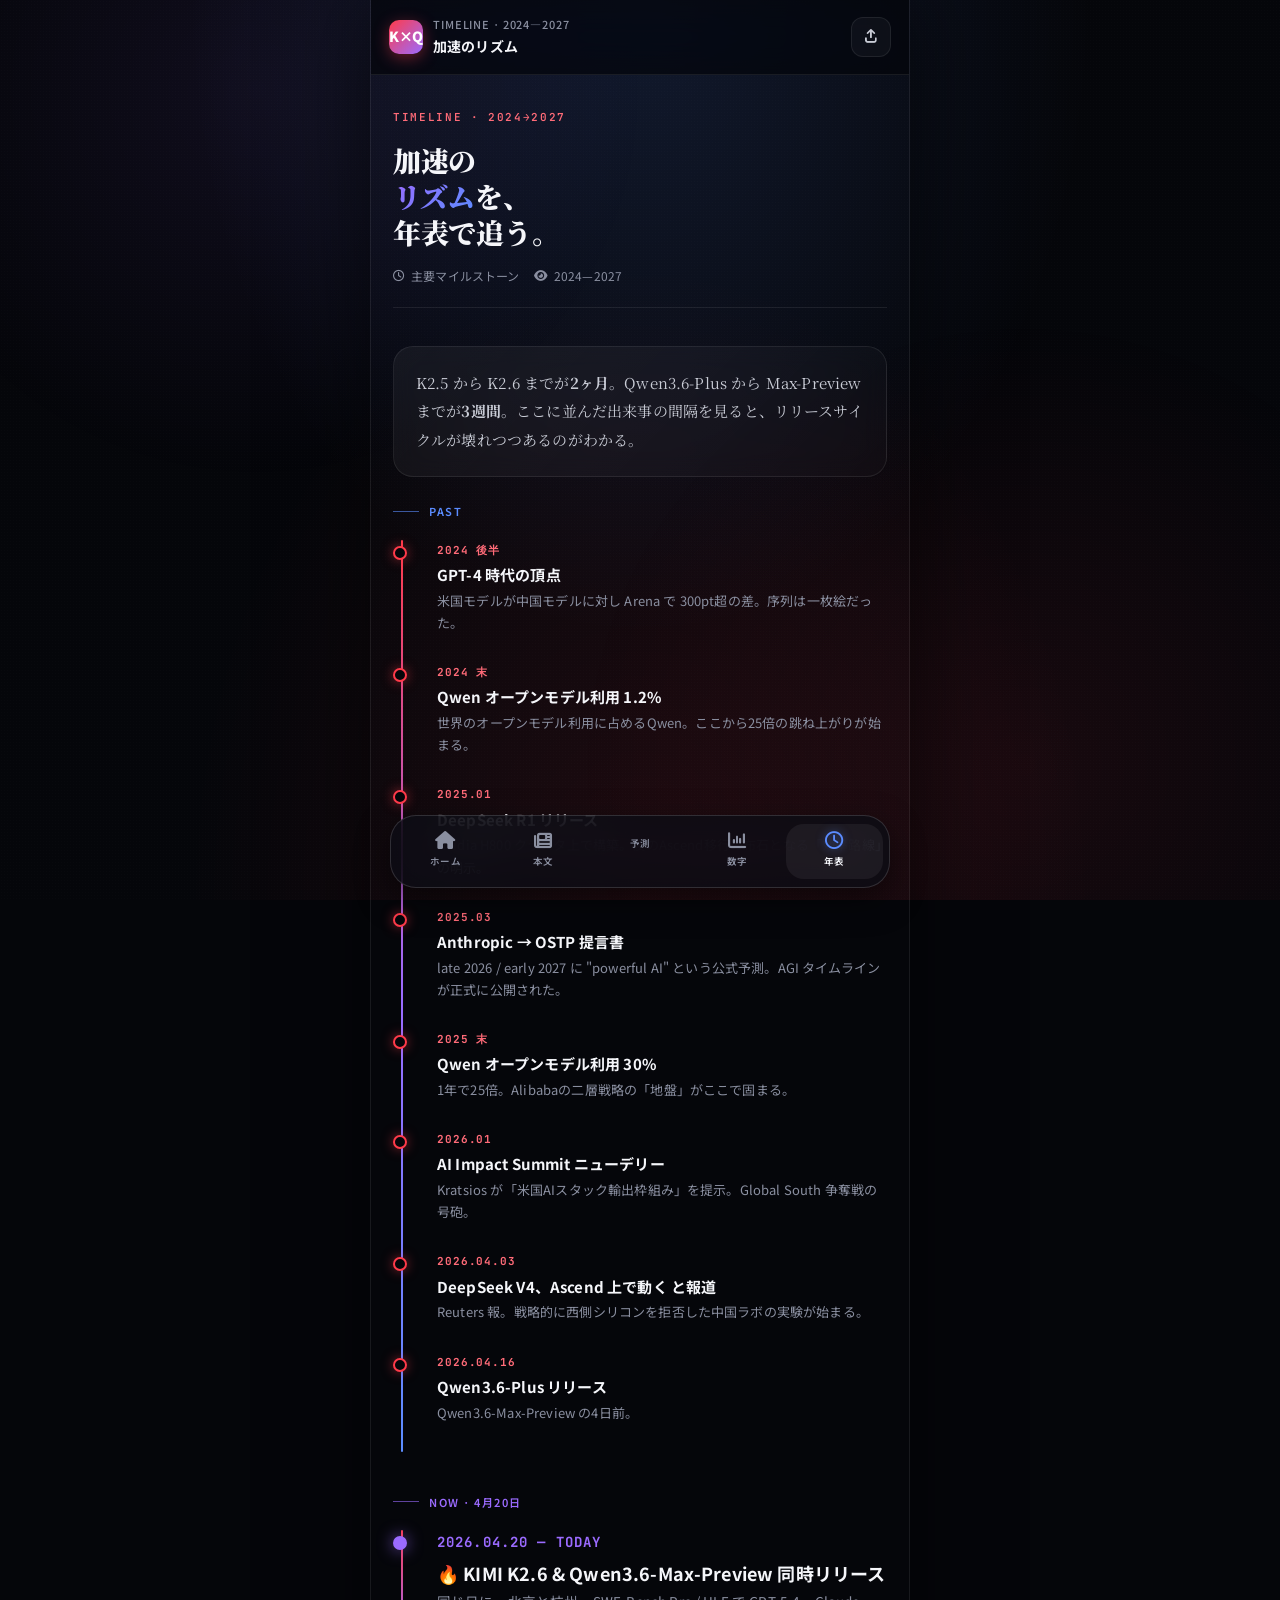
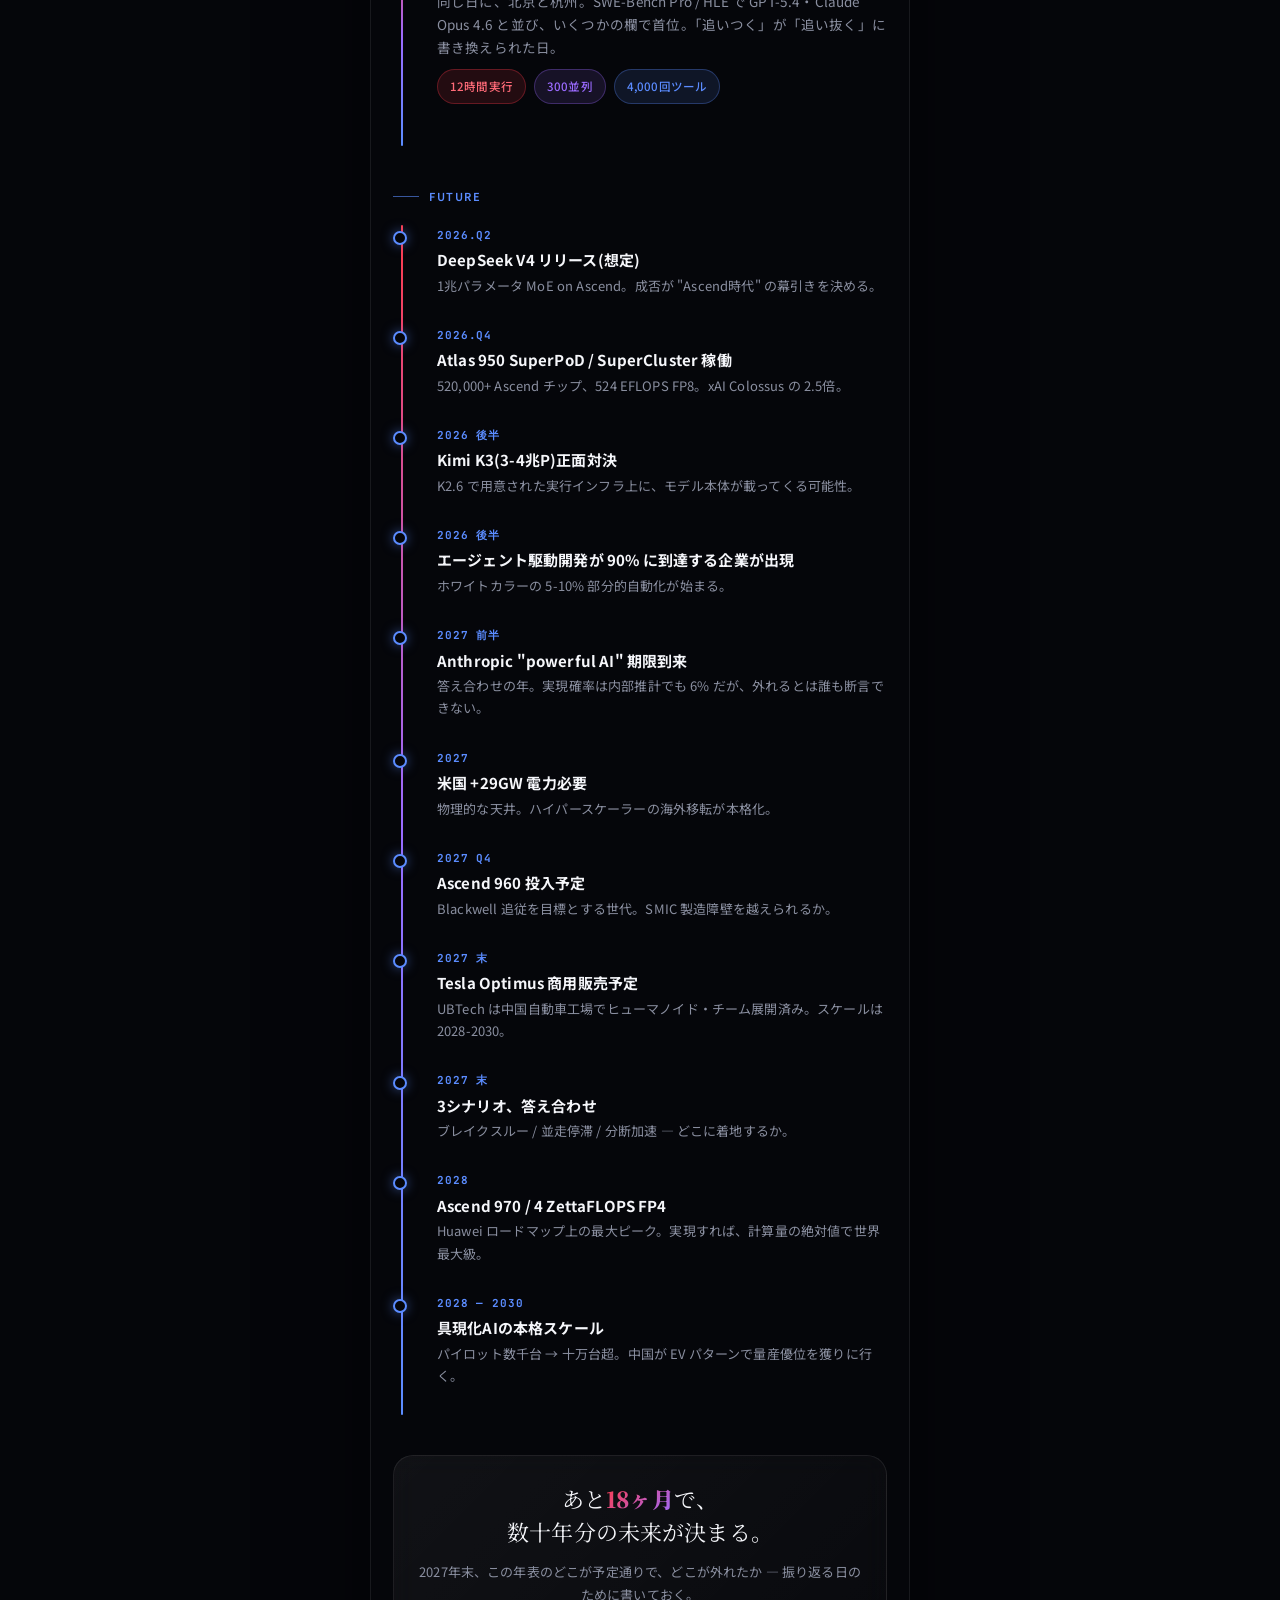
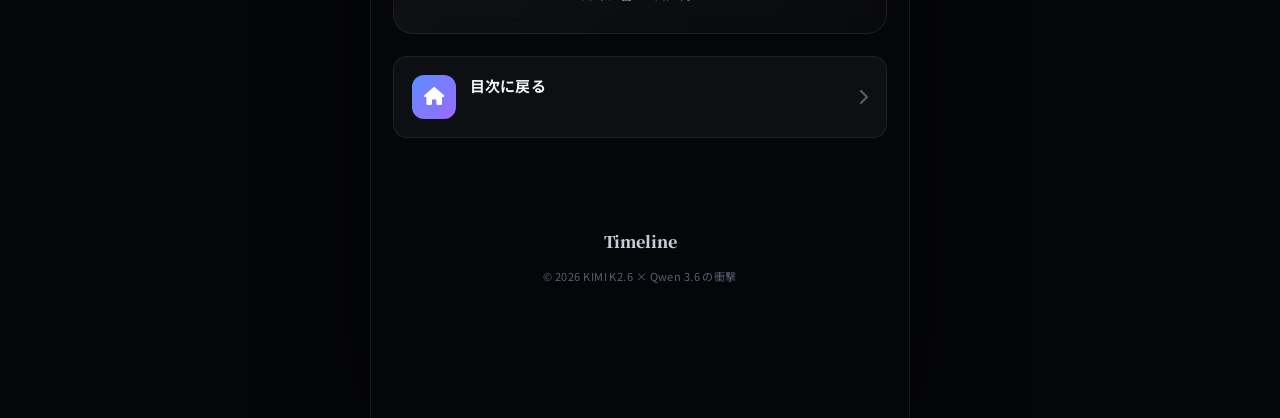
<file: timeline.html>
<!DOCTYPE html>
<html lang="ja">
<head>
  <meta charset="UTF-8">
  <meta name="viewport" content="width=device-width, initial-scale=1.0, viewport-fit=cover">
  <meta name="theme-color" content="#05060a">
  <meta name="description" content="加速のリズムを、年表で追う。2024年から2027年までの AI 主要マイルストーン。">
  <title>タイムライン 2024→2027 — KIMI K2.6 と Qwen3.6 の衝撃</title>
  <link rel="preconnect" href="https://fonts.googleapis.com">
  <link rel="preconnect" href="https://fonts.gstatic.com" crossorigin>
  <link href="https://fonts.googleapis.com/css2?family=Noto+Sans+JP:wght@400;500;600;700;900&family=Noto+Serif+JP:wght@400;500;700;900&family=JetBrains+Mono:wght@400;500;700&display=swap" rel="stylesheet">
  <link rel="stylesheet" href="https://cdn.jsdelivr.net/npm/@fortawesome/fontawesome-free@6.5.1/css/all.min.css">
  <link rel="stylesheet" href="css/style.css">
</head>
<body>

<div class="app">

  <header class="appbar">
    <div class="appbar-title">
      <a href="index.html" class="appbar-logo" style="text-decoration:none;">K×Q</a>
      <div class="appbar-text">
        <div class="t1">TIMELINE · 2024—2027</div>
        <div class="t2">加速のリズム</div>
      </div>
    </div>
    <button class="appbar-action" data-share aria-label="共有">
      <i class="fa-solid fa-arrow-up-from-bracket"></i>
    </button>
  </header>

  <header class="article-header">
    <div class="article-number">TIMELINE · 2024→2027</div>
    <h1 class="article-title">
      加速の<br>
      <span style="background: var(--gradient-3); -webkit-background-clip: text; background-clip:text; -webkit-text-fill-color: transparent;">リズム</span>を、<br>
      年表で追う。
    </h1>
    <div class="article-meta">
      <span class="article-meta-item"><i class="fa-regular fa-clock"></i>主要マイルストーン</span>
      <span class="article-meta-item"><i class="fa-solid fa-eye"></i>2024—2027</span>
    </div>
  </header>

  <section class="section" style="padding-top: 10px;">

    <div class="card glass reveal" style="margin-bottom: 24px;">
      <p style="font-family: var(--font-serif); font-size: 15px; line-height:1.9; color: var(--text-1); margin:0;">
        K2.5 から K2.6 までが<strong>2ヶ月</strong>。Qwen3.6-Plus から Max-Preview までが<strong>3週間</strong>。ここに並んだ出来事の間隔を見ると、リリースサイクルが壊れつつあるのがわかる。
      </p>
    </div>

    <!-- PAST -->
    <div class="section-eyebrow reveal" style="margin-top:10px; margin-bottom:18px;">
      <span class="line"></span><span>PAST</span>
    </div>

    <div class="tl">
      <div class="tl-item past reveal">
        <div class="tl-date">2024 後半</div>
        <div class="tl-title">GPT-4 時代の頂点</div>
        <div class="tl-desc">米国モデルが中国モデルに対し Arena で 300pt超の差。序列は一枚絵だった。</div>
      </div>

      <div class="tl-item past reveal">
        <div class="tl-date">2024 末</div>
        <div class="tl-title">Qwen オープンモデル利用 1.2%</div>
        <div class="tl-desc">世界のオープンモデル利用に占めるQwen。ここから25倍の跳ね上がりが始まる。</div>
      </div>

      <div class="tl-item past reveal">
        <div class="tl-date">2025.01</div>
        <div class="tl-title">DeepSeek R1 リリース</div>
        <div class="tl-desc">Nvidia H800 クラスタ上で構築。後のAscend移行の布石となる「効率路線」の明示。</div>
      </div>

      <div class="tl-item past reveal">
        <div class="tl-date">2025.03</div>
        <div class="tl-title">Anthropic → OSTP 提言書</div>
        <div class="tl-desc">late 2026 / early 2027 に "powerful AI" という公式予測。AGI タイムラインが正式に公開された。</div>
      </div>

      <div class="tl-item past reveal">
        <div class="tl-date">2025 末</div>
        <div class="tl-title">Qwen オープンモデル利用 30%</div>
        <div class="tl-desc">1年で25倍。Alibabaの二層戦略の「地盤」がここで固まる。</div>
      </div>

      <div class="tl-item past reveal">
        <div class="tl-date">2026.01</div>
        <div class="tl-title">AI Impact Summit ニューデリー</div>
        <div class="tl-desc">Kratsios が「米国AIスタック輸出枠組み」を提示。Global South 争奪戦の号砲。</div>
      </div>

      <div class="tl-item past reveal">
        <div class="tl-date">2026.04.03</div>
        <div class="tl-title">DeepSeek V4、Ascend 上で動く と報道</div>
        <div class="tl-desc">Reuters 報。戦略的に西側シリコンを拒否した中国ラボの実験が始まる。</div>
      </div>

      <div class="tl-item past reveal">
        <div class="tl-date">2026.04.16</div>
        <div class="tl-title">Qwen3.6-Plus リリース</div>
        <div class="tl-desc">Qwen3.6-Max-Preview の4日前。</div>
      </div>
    </div>

    <!-- NOW -->
    <div class="section-eyebrow reveal" style="margin:40px 0 18px; color: var(--accent-purple);">
      <span class="line" style="background: var(--accent-purple);"></span><span>NOW · 4月20日</span>
    </div>

    <div class="tl">
      <div class="tl-item now reveal">
        <div class="tl-date" style="font-size: 14px;">2026.04.20 — TODAY</div>
        <div class="tl-title" style="font-size: 18px; color: var(--text-0);">
          🔥 KIMI K2.6 & Qwen3.6-Max-Preview 同時リリース
        </div>
        <div class="tl-desc" style="font-size: 13.5px;">
          同じ日に、北京と杭州。SWE-Bench Pro / HLE で GPT-5.4・Claude Opus 4.6 と並び、いくつかの欄で首位。「追いつく」が「追い抜く」に書き換えられた日。
        </div>
        <div class="chip-row" style="margin-top:10px;">
          <span class="chip c-red">12時間実行</span>
          <span class="chip c-purple">300並列</span>
          <span class="chip c-blue">4,000回ツール</span>
        </div>
      </div>
    </div>

    <!-- FUTURE -->
    <div class="section-eyebrow reveal" style="margin:40px 0 18px;">
      <span class="line"></span><span>FUTURE</span>
    </div>

    <div class="tl">
      <div class="tl-item future reveal">
        <div class="tl-date">2026.Q2</div>
        <div class="tl-title">DeepSeek V4 リリース(想定)</div>
        <div class="tl-desc">1兆パラメータ MoE on Ascend。成否が "Ascend時代" の幕引きを決める。</div>
      </div>

      <div class="tl-item future reveal">
        <div class="tl-date">2026.Q4</div>
        <div class="tl-title">Atlas 950 SuperPoD / SuperCluster 稼働</div>
        <div class="tl-desc">520,000+ Ascend チップ、524 EFLOPS FP8。xAI Colossus の 2.5倍。</div>
      </div>

      <div class="tl-item future reveal">
        <div class="tl-date">2026 後半</div>
        <div class="tl-title">Kimi K3(3-4兆P)正面対決</div>
        <div class="tl-desc">K2.6 で用意された実行インフラ上に、モデル本体が載ってくる可能性。</div>
      </div>

      <div class="tl-item future reveal">
        <div class="tl-date">2026 後半</div>
        <div class="tl-title">エージェント駆動開発が 90% に到達する企業が出現</div>
        <div class="tl-desc">ホワイトカラーの 5-10% 部分的自動化が始まる。</div>
      </div>

      <div class="tl-item future reveal">
        <div class="tl-date">2027 前半</div>
        <div class="tl-title">Anthropic "powerful AI" 期限到来</div>
        <div class="tl-desc">答え合わせの年。実現確率は内部推計でも 6% だが、外れるとは誰も断言できない。</div>
      </div>

      <div class="tl-item future reveal">
        <div class="tl-date">2027</div>
        <div class="tl-title">米国 +29GW 電力必要</div>
        <div class="tl-desc">物理的な天井。ハイパースケーラーの海外移転が本格化。</div>
      </div>

      <div class="tl-item future reveal">
        <div class="tl-date">2027 Q4</div>
        <div class="tl-title">Ascend 960 投入予定</div>
        <div class="tl-desc">Blackwell 追従を目標とする世代。SMIC 製造障壁を越えられるか。</div>
      </div>

      <div class="tl-item future reveal">
        <div class="tl-date">2027 末</div>
        <div class="tl-title">Tesla Optimus 商用販売予定</div>
        <div class="tl-desc">UBTech は中国自動車工場でヒューマノイド・チーム展開済み。スケールは2028-2030。</div>
      </div>

      <div class="tl-item future reveal">
        <div class="tl-date">2027 末</div>
        <div class="tl-title">3シナリオ、答え合わせ</div>
        <div class="tl-desc">ブレイクスルー / 並走停滞 / 分断加速 — どこに着地するか。</div>
      </div>

      <div class="tl-item future reveal">
        <div class="tl-date">2028</div>
        <div class="tl-title">Ascend 970 / 4 ZettaFLOPS FP4</div>
        <div class="tl-desc">Huawei ロードマップ上の最大ピーク。実現すれば、計算量の絶対値で世界最大級。</div>
      </div>

      <div class="tl-item future reveal">
        <div class="tl-date">2028 — 2030</div>
        <div class="tl-title">具現化AIの本格スケール</div>
        <div class="tl-desc">パイロット数千台 → 十万台超。中国が EV パターンで量産優位を獲りに行く。</div>
      </div>
    </div>

    <!-- まとめ -->
    <div class="card glass reveal" style="padding: 26px 22px; margin-top: 40px; text-align:center;">
      <div style="font-family: var(--font-serif); font-size: 22px; line-height: 1.5; margin-bottom:12px;">
        あと<span style="background: var(--gradient-1); -webkit-background-clip: text; background-clip:text; -webkit-text-fill-color: transparent; font-weight:900;">18ヶ月</span>で、<br>
        数十年分の未来が決まる。
      </div>
      <p style="font-size:13px; color: var(--text-2); margin:0; line-height:1.8;">
        2027年末、この年表のどこが予定通りで、どこが外れたか — 振り返る日のために書いておく。
      </p>
    </div>

    <a class="feature reveal" href="index.html" style="margin-top:22px;">
      <div class="feature-icon ic-8"><i class="fa-solid fa-house"></i></div>
      <div class="feature-body">
        <div class="feature-title">目次に戻る</div>
      </div>
      <div class="feature-arrow"><i class="fa-solid fa-chevron-right"></i></div>
    </a>

  </section>

  <footer class="footer">
    <div class="footer-logo">Timeline</div>
    <div>© 2026 KIMI K2.6 × Qwen 3.6 の衝撃</div>
  </footer>

</div>

<nav class="bottom-nav">
  <a class="bottom-nav-item" href="index.html" data-page="index.html">
    <i class="fa-solid fa-house"></i><span>ホーム</span>
  </a>
  <a class="bottom-nav-item" href="part1.html" data-page="part1.html">
    <i class="fa-solid fa-newspaper"></i><span>本文</span>
  </a>
  <a class="bottom-nav-item" href="predictions.html" data-page="predictions.html">
    <i class="fa-solid fa-crystal-ball"></i><span>予測</span>
  </a>
  <a class="bottom-nav-item" href="data.html" data-page="data.html">
    <i class="fa-solid fa-chart-column"></i><span>数字</span>
  </a>
  <a class="bottom-nav-item" href="timeline.html" data-page="timeline.html">
    <i class="fa-regular fa-clock"></i><span>年表</span>
  </a>
</nav>

<script src="js/main.js"></script>
</body>
</html>
</file>
<file: css/style.css>
/* ============================================
   KIMI K2.6 と Qwen3.6 の衝撃 — 全体スタイル
   スマホ完全特化モダンUI
   ============================================ */

/* ---------- Root Variables ---------- */
:root {
  --bg-0: #05060a;
  --bg-1: #0b0d14;
  --bg-2: #11141f;
  --bg-3: #1a1e2d;
  --surface: rgba(255, 255, 255, 0.04);
  --surface-hi: rgba(255, 255, 255, 0.07);
  --border: rgba(255, 255, 255, 0.08);
  --border-hi: rgba(255, 255, 255, 0.14);
  --text-0: #f5f6fa;
  --text-1: #c9ccd6;
  --text-2: #8a8fa0;
  --text-3: #5a5f70;
  --accent-red: #ff3b4a;       /* Kimi/中国朱 */
  --accent-red-soft: #ff6b78;
  --accent-blue: #5b8cff;      /* AI青 */
  --accent-purple: #9b6bff;    /* Qwen紫 */
  --accent-cyan: #42e8e0;      /* データ */
  --accent-amber: #ffb648;     /* 警告・電力 */
  --accent-green: #35d48a;     /* 成功 */
  --gradient-1: linear-gradient(135deg, #ff3b4a 0%, #9b6bff 100%);
  --gradient-2: linear-gradient(135deg, #5b8cff 0%, #42e8e0 100%);
  --gradient-3: linear-gradient(135deg, #9b6bff 0%, #5b8cff 100%);
  --gradient-warm: linear-gradient(135deg, #ff3b4a 0%, #ffb648 100%);
  --gradient-bg: radial-gradient(ellipse at top, rgba(91, 140, 255, 0.15), transparent 50%),
                  radial-gradient(ellipse at bottom, rgba(255, 59, 74, 0.1), transparent 50%),
                  #05060a;
  --shadow-sm: 0 2px 8px rgba(0, 0, 0, 0.3);
  --shadow-md: 0 8px 24px rgba(0, 0, 0, 0.4);
  --shadow-lg: 0 16px 48px rgba(0, 0, 0, 0.5);
  --shadow-glow: 0 0 40px rgba(91, 140, 255, 0.25);
  --radius-sm: 8px;
  --radius-md: 14px;
  --radius-lg: 20px;
  --radius-xl: 28px;
  --font-sans: "Noto Sans JP", -apple-system, BlinkMacSystemFont, "Hiragino Sans",
               "Yu Gothic", Meiryo, sans-serif;
  --font-serif: "Noto Serif JP", "Yu Mincho", "Hiragino Mincho ProN", serif;
  --font-mono: "JetBrains Mono", "SF Mono", Consolas, Monaco, monospace;
}

/* ---------- Reset & Base ---------- */
*, *::before, *::after {
  box-sizing: border-box;
  -webkit-tap-highlight-color: transparent;
}

html {
  font-size: 16px;
  scroll-behavior: smooth;
  -webkit-text-size-adjust: 100%;
  text-size-adjust: 100%;
}

body {
  margin: 0;
  padding: 0;
  font-family: var(--font-sans);
  font-weight: 400;
  line-height: 1.85;
  letter-spacing: 0.01em;
  color: var(--text-0);
  background: var(--gradient-bg);
  background-attachment: fixed;
  min-height: 100vh;
  overflow-x: hidden;
  -webkit-font-smoothing: antialiased;
  -moz-osx-font-smoothing: grayscale;
}

body::before {
  content: "";
  position: fixed;
  inset: 0;
  background-image:
    radial-gradient(circle at 20% 10%, rgba(155, 107, 255, 0.08), transparent 30%),
    radial-gradient(circle at 80% 85%, rgba(255, 59, 74, 0.08), transparent 35%);
  pointer-events: none;
  z-index: -1;
}

/* 微細な星のようなノイズ */
body::after {
  content: "";
  position: fixed;
  inset: 0;
  background-image: radial-gradient(rgba(255, 255, 255, 0.04) 1px, transparent 1px);
  background-size: 3px 3px;
  pointer-events: none;
  z-index: -1;
  opacity: 0.4;
}

/* ---------- Typography ---------- */
h1, h2, h3, h4, h5, h6 {
  margin: 0;
  font-weight: 700;
  letter-spacing: -0.01em;
  line-height: 1.35;
  color: var(--text-0);
}

p {
  margin: 0 0 1.2em 0;
  color: var(--text-1);
}

a {
  color: var(--accent-blue);
  text-decoration: none;
  transition: color 0.2s ease;
}

a:active {
  color: var(--accent-red-soft);
}

img {
  max-width: 100%;
  height: auto;
  display: block;
}

/* スクロールバー(PC向けチラ見せ) */
::-webkit-scrollbar {
  width: 6px;
  height: 6px;
}
::-webkit-scrollbar-track {
  background: transparent;
}
::-webkit-scrollbar-thumb {
  background: rgba(255, 255, 255, 0.1);
  border-radius: 3px;
}
::-webkit-scrollbar-thumb:hover {
  background: rgba(255, 255, 255, 0.2);
}

/* ---------- Layout Container ---------- */
.app {
  max-width: 540px;
  margin: 0 auto;
  padding: 0;
  position: relative;
  min-height: 100vh;
  padding-bottom: 100px; /* bottom nav 分 */
}

/* ---------- Top App Bar ---------- */
.appbar {
  position: sticky;
  top: 0;
  z-index: 50;
  background: rgba(5, 6, 10, 0.75);
  backdrop-filter: saturate(180%) blur(20px);
  -webkit-backdrop-filter: saturate(180%) blur(20px);
  border-bottom: 1px solid var(--border);
  padding: 14px 18px;
  display: flex;
  align-items: center;
  justify-content: space-between;
  gap: 12px;
}

.appbar-title {
  display: flex;
  align-items: center;
  gap: 10px;
  min-width: 0;
  flex: 1;
}

.appbar-logo {
  width: 34px;
  height: 34px;
  border-radius: 10px;
  background: var(--gradient-1);
  display: grid;
  place-items: center;
  font-weight: 900;
  font-size: 14px;
  letter-spacing: -0.02em;
  color: #fff;
  box-shadow: 0 4px 16px rgba(255, 59, 74, 0.4);
  flex-shrink: 0;
}

.appbar-text {
  min-width: 0;
  flex: 1;
}

.appbar-text .t1 {
  font-size: 11px;
  color: var(--text-2);
  letter-spacing: 0.08em;
  text-transform: uppercase;
  font-weight: 500;
}

.appbar-text .t2 {
  font-size: 14px;
  font-weight: 700;
  color: var(--text-0);
  white-space: nowrap;
  overflow: hidden;
  text-overflow: ellipsis;
}

.appbar-action {
  width: 40px;
  height: 40px;
  border-radius: 12px;
  background: var(--surface);
  border: 1px solid var(--border);
  display: grid;
  place-items: center;
  color: var(--text-1);
  cursor: pointer;
  transition: all 0.2s ease;
  flex-shrink: 0;
}

.appbar-action:active {
  transform: scale(0.94);
  background: var(--surface-hi);
}

/* ---------- Hero ---------- */
.hero {
  position: relative;
  padding: 40px 22px 56px;
  overflow: hidden;
}

.hero::before {
  content: "";
  position: absolute;
  top: -40%;
  left: -20%;
  width: 140%;
  height: 100%;
  background: radial-gradient(ellipse, rgba(155, 107, 255, 0.25), transparent 60%);
  pointer-events: none;
  z-index: 0;
}

.hero::after {
  content: "";
  position: absolute;
  bottom: -30%;
  right: -30%;
  width: 100%;
  height: 80%;
  background: radial-gradient(ellipse, rgba(255, 59, 74, 0.2), transparent 60%);
  pointer-events: none;
  z-index: 0;
}

.hero-content {
  position: relative;
  z-index: 1;
}

.hero-eyebrow {
  display: inline-flex;
  align-items: center;
  gap: 8px;
  padding: 6px 14px;
  border-radius: 100px;
  background: rgba(255, 59, 74, 0.12);
  border: 1px solid rgba(255, 59, 74, 0.3);
  color: var(--accent-red-soft);
  font-size: 11px;
  font-weight: 600;
  letter-spacing: 0.1em;
  text-transform: uppercase;
  margin-bottom: 22px;
}

.hero-eyebrow .dot {
  width: 6px;
  height: 6px;
  border-radius: 50%;
  background: var(--accent-red);
  box-shadow: 0 0 10px var(--accent-red);
  animation: pulse 1.8s ease-in-out infinite;
}

@keyframes pulse {
  0%, 100% { opacity: 1; transform: scale(1); }
  50% { opacity: 0.5; transform: scale(1.4); }
}

.hero-title {
  font-family: var(--font-serif);
  font-size: clamp(32px, 8.5vw, 44px);
  font-weight: 900;
  line-height: 1.15;
  letter-spacing: -0.02em;
  margin-bottom: 18px;
  color: var(--text-0);
}

.hero-title .accent-1 {
  background: var(--gradient-1);
  -webkit-background-clip: text;
  background-clip: text;
  -webkit-text-fill-color: transparent;
  display: inline-block;
}

.hero-title .accent-2 {
  background: var(--gradient-2);
  -webkit-background-clip: text;
  background-clip: text;
  -webkit-text-fill-color: transparent;
  display: inline-block;
}

.hero-subtitle {
  font-size: 15px;
  line-height: 1.75;
  color: var(--text-1);
  margin-bottom: 28px;
  max-width: 38ch;
}

.hero-meta {
  display: flex;
  align-items: center;
  gap: 14px;
  flex-wrap: wrap;
  font-size: 12px;
  color: var(--text-2);
  margin-bottom: 24px;
}

.hero-meta-item {
  display: inline-flex;
  align-items: center;
  gap: 6px;
}

.hero-meta-item i {
  color: var(--accent-blue);
  font-size: 13px;
}

.hero-cta {
  display: flex;
  gap: 10px;
  flex-wrap: wrap;
}

.btn {
  display: inline-flex;
  align-items: center;
  gap: 8px;
  padding: 13px 22px;
  border-radius: 100px;
  font-size: 14px;
  font-weight: 600;
  border: 1px solid transparent;
  cursor: pointer;
  transition: all 0.2s ease;
  text-decoration: none;
  font-family: inherit;
  letter-spacing: 0.02em;
}

.btn-primary {
  background: var(--gradient-1);
  color: #fff;
  box-shadow: 0 8px 24px rgba(255, 59, 74, 0.3);
}

.btn-primary:active {
  transform: translateY(1px);
  box-shadow: 0 4px 12px rgba(255, 59, 74, 0.3);
}

.btn-ghost {
  background: var(--surface);
  border-color: var(--border-hi);
  color: var(--text-0);
}

.btn-ghost:active {
  background: var(--surface-hi);
  transform: translateY(1px);
}

/* ---------- Section ---------- */
.section {
  padding: 40px 22px;
  position: relative;
}

.section-head {
  margin-bottom: 24px;
}

.section-eyebrow {
  display: flex;
  align-items: center;
  gap: 10px;
  font-size: 11px;
  font-weight: 600;
  letter-spacing: 0.14em;
  text-transform: uppercase;
  color: var(--accent-blue);
  margin-bottom: 10px;
}

.section-eyebrow .line {
  height: 1px;
  width: 26px;
  background: var(--accent-blue);
  opacity: 0.6;
}

.section-title {
  font-family: var(--font-serif);
  font-size: 26px;
  font-weight: 800;
  line-height: 1.3;
  letter-spacing: -0.01em;
  margin-bottom: 10px;
}

.section-lead {
  font-size: 14px;
  color: var(--text-1);
  line-height: 1.8;
}

/* ---------- Quote / Pullquote ---------- */
.pullquote {
  position: relative;
  padding: 28px 22px 28px 26px;
  margin: 28px 0;
  font-family: var(--font-serif);
  font-size: 18px;
  line-height: 1.75;
  font-weight: 500;
  color: var(--text-0);
  background: linear-gradient(135deg,
    rgba(155, 107, 255, 0.08) 0%,
    rgba(91, 140, 255, 0.04) 100%);
  border-radius: var(--radius-lg);
  border: 1px solid var(--border);
  border-left: 3px solid var(--accent-purple);
}

.pullquote::before {
  content: """;
  position: absolute;
  top: -14px;
  left: 18px;
  font-family: var(--font-serif);
  font-size: 68px;
  color: var(--accent-purple);
  opacity: 0.35;
  line-height: 1;
}

.pullquote cite {
  display: block;
  margin-top: 14px;
  font-family: var(--font-sans);
  font-size: 12px;
  font-style: normal;
  color: var(--text-2);
  letter-spacing: 0.06em;
}

/* ---------- Stats Grid ---------- */
.stat-grid {
  display: grid;
  grid-template-columns: 1fr 1fr;
  gap: 10px;
  margin: 22px 0;
}

.stat-card {
  position: relative;
  padding: 18px 16px;
  border-radius: var(--radius-md);
  background: var(--surface);
  border: 1px solid var(--border);
  overflow: hidden;
}

.stat-card::before {
  content: "";
  position: absolute;
  top: 0; left: 0;
  width: 100%; height: 2px;
  background: var(--gradient-1);
  opacity: 0.6;
}

.stat-card.v-blue::before { background: var(--gradient-2); }
.stat-card.v-purple::before { background: var(--gradient-3); }
.stat-card.v-warm::before { background: var(--gradient-warm); }

.stat-label {
  font-size: 10.5px;
  color: var(--text-2);
  letter-spacing: 0.05em;
  text-transform: uppercase;
  margin-bottom: 6px;
  font-weight: 500;
}

.stat-value {
  font-family: var(--font-mono);
  font-size: 22px;
  font-weight: 700;
  color: var(--text-0);
  line-height: 1.1;
  margin-bottom: 4px;
  letter-spacing: -0.01em;
}

.stat-value .unit {
  font-size: 12px;
  color: var(--text-2);
  margin-left: 2px;
  font-weight: 500;
}

.stat-sub {
  font-size: 10.5px;
  color: var(--text-2);
  line-height: 1.4;
}

/* ---------- Card ---------- */
.card {
  background: var(--surface);
  border: 1px solid var(--border);
  border-radius: var(--radius-lg);
  padding: 22px;
  margin-bottom: 16px;
  position: relative;
  transition: all 0.25s ease;
}

.card:active {
  background: var(--surface-hi);
  transform: scale(0.99);
}

.card.glass {
  background: linear-gradient(135deg, rgba(255, 255, 255, 0.05), rgba(255, 255, 255, 0.02));
  backdrop-filter: blur(12px);
  -webkit-backdrop-filter: blur(12px);
}

.card-title {
  font-size: 17px;
  font-weight: 700;
  margin-bottom: 8px;
  color: var(--text-0);
  line-height: 1.4;
}

.card-text {
  font-size: 14px;
  color: var(--text-1);
  line-height: 1.8;
  margin: 0;
}

.card-link {
  margin-top: 16px;
  display: inline-flex;
  align-items: center;
  gap: 6px;
  font-size: 13px;
  color: var(--accent-blue);
  font-weight: 600;
}

.card-link i {
  transition: transform 0.2s ease;
}

.card:active .card-link i {
  transform: translateX(3px);
}

/* ---------- Feature Card (ホーム) ---------- */
.feature {
  display: flex;
  align-items: flex-start;
  gap: 14px;
  padding: 18px;
  border-radius: var(--radius-md);
  background: var(--surface);
  border: 1px solid var(--border);
  text-decoration: none;
  color: inherit;
  transition: all 0.2s ease;
  margin-bottom: 10px;
}

.feature:active {
  background: var(--surface-hi);
  transform: scale(0.99);
}

.feature-icon {
  width: 44px;
  height: 44px;
  border-radius: 12px;
  display: grid;
  place-items: center;
  flex-shrink: 0;
  font-size: 18px;
  color: #fff;
}

.feature-icon.ic-1 { background: var(--gradient-1); }
.feature-icon.ic-2 { background: var(--gradient-2); }
.feature-icon.ic-3 { background: var(--gradient-3); }
.feature-icon.ic-4 { background: var(--gradient-warm); }
.feature-icon.ic-5 { background: linear-gradient(135deg, #42e8e0, #35d48a); }
.feature-icon.ic-6 { background: linear-gradient(135deg, #ffb648, #ff3b4a); }
.feature-icon.ic-7 { background: linear-gradient(135deg, #9b6bff, #ff3b4a); }
.feature-icon.ic-8 { background: linear-gradient(135deg, #5b8cff, #9b6bff); }

.feature-body {
  flex: 1;
  min-width: 0;
}

.feature-title {
  font-size: 15px;
  font-weight: 700;
  color: var(--text-0);
  margin-bottom: 3px;
  line-height: 1.4;
}

.feature-desc {
  font-size: 12.5px;
  color: var(--text-2);
  line-height: 1.5;
}

.feature-arrow {
  color: var(--text-3);
  align-self: center;
  flex-shrink: 0;
}

/* ---------- Chip / Badge ---------- */
.chip-row {
  display: flex;
  gap: 8px;
  flex-wrap: wrap;
  margin: 14px 0;
}

.chip {
  display: inline-flex;
  align-items: center;
  gap: 5px;
  padding: 6px 12px;
  border-radius: 100px;
  background: var(--surface);
  border: 1px solid var(--border);
  font-size: 11.5px;
  color: var(--text-1);
  font-weight: 500;
}

.chip.c-red { background: rgba(255, 59, 74, 0.12); border-color: rgba(255, 59, 74, 0.3); color: var(--accent-red-soft); }
.chip.c-blue { background: rgba(91, 140, 255, 0.12); border-color: rgba(91, 140, 255, 0.3); color: var(--accent-blue); }
.chip.c-purple { background: rgba(155, 107, 255, 0.12); border-color: rgba(155, 107, 255, 0.3); color: var(--accent-purple); }
.chip.c-cyan { background: rgba(66, 232, 224, 0.1); border-color: rgba(66, 232, 224, 0.3); color: var(--accent-cyan); }
.chip.c-amber { background: rgba(255, 182, 72, 0.1); border-color: rgba(255, 182, 72, 0.3); color: var(--accent-amber); }
.chip.c-green { background: rgba(53, 212, 138, 0.1); border-color: rgba(53, 212, 138, 0.3); color: var(--accent-green); }

/* ---------- Bottom Navigation ---------- */
.bottom-nav {
  position: fixed;
  bottom: 12px;
  left: 50%;
  transform: translateX(-50%);
  width: calc(100% - 24px);
  max-width: 500px;
  background: rgba(11, 13, 20, 0.82);
  backdrop-filter: saturate(180%) blur(24px);
  -webkit-backdrop-filter: saturate(180%) blur(24px);
  border: 1px solid var(--border-hi);
  border-radius: 26px;
  display: flex;
  justify-content: space-around;
  padding: 8px 6px;
  z-index: 60;
  box-shadow: 0 12px 32px rgba(0, 0, 0, 0.5);
}

.bottom-nav-item {
  flex: 1;
  display: flex;
  flex-direction: column;
  align-items: center;
  gap: 3px;
  padding: 8px 4px;
  border-radius: 18px;
  color: var(--text-2);
  font-size: 9.5px;
  font-weight: 600;
  letter-spacing: 0.03em;
  transition: all 0.2s ease;
  text-decoration: none;
}

.bottom-nav-item i {
  font-size: 18px;
}

.bottom-nav-item.active {
  color: var(--text-0);
  background: rgba(255, 255, 255, 0.06);
}

.bottom-nav-item.active i {
  color: var(--accent-blue);
  text-shadow: 0 0 8px rgba(91, 140, 255, 0.5);
}

.bottom-nav-item:active {
  transform: scale(0.94);
}

/* ---------- Article Body ---------- */
.article-body {
  font-family: var(--font-serif);
  font-size: 16px;
  line-height: 2;
  color: var(--text-1);
}

.article-body p {
  margin-bottom: 1.5em;
  text-align: justify;
  text-justify: inter-ideograph;
}

.article-body p:first-of-type::first-letter {
  font-family: var(--font-serif);
  font-size: 2.8em;
  font-weight: 900;
  line-height: 0.9;
  float: left;
  padding: 6px 10px 0 0;
  background: var(--gradient-1);
  -webkit-background-clip: text;
  background-clip: text;
  -webkit-text-fill-color: transparent;
}

.article-body em,
.article-body strong {
  color: var(--text-0);
  font-weight: 700;
  font-style: normal;
  background: linear-gradient(180deg, transparent 64%, rgba(255, 59, 74, 0.28) 64%);
  padding: 0 2px;
}

.article-body .highlight-blue {
  color: var(--text-0);
  background: linear-gradient(180deg, transparent 64%, rgba(91, 140, 255, 0.3) 64%);
  padding: 0 2px;
}

.article-body .highlight-purple {
  color: var(--text-0);
  background: linear-gradient(180deg, transparent 64%, rgba(155, 107, 255, 0.3) 64%);
  padding: 0 2px;
}

.article-body h2,
.article-body h3 {
  font-family: var(--font-serif);
  margin-top: 2.4em;
  margin-bottom: 0.8em;
  line-height: 1.4;
  color: var(--text-0);
}

.article-body h2 {
  font-size: 22px;
  padding-left: 14px;
  border-left: 3px solid var(--accent-red);
}

.article-body h3 {
  font-size: 18px;
  color: var(--accent-blue);
}

.article-body blockquote {
  margin: 1.6em 0;
  padding: 18px 20px;
  border-left: 3px solid var(--accent-purple);
  background: rgba(155, 107, 255, 0.06);
  border-radius: var(--radius-md);
  font-size: 15px;
  color: var(--text-0);
  font-style: italic;
}

/* ---------- Article Header ---------- */
.article-header {
  padding: 32px 22px 20px;
  position: relative;
}

.article-number {
  font-family: var(--font-mono);
  font-size: 11px;
  color: var(--accent-red-soft);
  letter-spacing: 0.15em;
  text-transform: uppercase;
  margin-bottom: 14px;
  font-weight: 600;
}

.article-title {
  font-family: var(--font-serif);
  font-size: 28px;
  line-height: 1.3;
  font-weight: 900;
  margin-bottom: 14px;
  letter-spacing: -0.01em;
}

.article-meta {
  display: flex;
  align-items: center;
  gap: 14px;
  font-size: 12px;
  color: var(--text-2);
  padding-bottom: 20px;
  border-bottom: 1px solid var(--border);
  margin-bottom: 8px;
  flex-wrap: wrap;
}

.article-meta-item {
  display: inline-flex;
  align-items: center;
  gap: 6px;
}

/* ---------- TOC ---------- */
.toc {
  padding: 20px;
  background: var(--surface);
  border: 1px solid var(--border);
  border-radius: var(--radius-lg);
  margin: 22px 0;
}

.toc-title {
  font-size: 11px;
  font-weight: 700;
  letter-spacing: 0.14em;
  text-transform: uppercase;
  color: var(--text-2);
  margin-bottom: 12px;
}

.toc-list {
  list-style: none;
  padding: 0;
  margin: 0;
}

.toc-list li {
  padding: 9px 0;
  border-bottom: 1px dashed var(--border);
  font-size: 13.5px;
  color: var(--text-1);
  display: flex;
  gap: 10px;
  align-items: baseline;
}

.toc-list li:last-child { border-bottom: 0; }

.toc-list li a {
  color: inherit;
  text-decoration: none;
  flex: 1;
}

.toc-num {
  font-family: var(--font-mono);
  font-size: 11px;
  color: var(--accent-blue);
  font-weight: 700;
  min-width: 22px;
}

/* ---------- Prediction Card ---------- */
.pred-card {
  background: var(--surface);
  border: 1px solid var(--border);
  border-radius: var(--radius-lg);
  overflow: hidden;
  margin-bottom: 14px;
  transition: all 0.25s ease;
}

.pred-card-head {
  padding: 18px 20px 12px;
  position: relative;
  background: linear-gradient(135deg,
    rgba(255, 59, 74, 0.08),
    rgba(155, 107, 255, 0.04));
  border-bottom: 1px solid var(--border);
}

.pred-card-head .pred-num {
  font-family: var(--font-mono);
  font-size: 11px;
  color: var(--accent-red-soft);
  letter-spacing: 0.1em;
  font-weight: 700;
  margin-bottom: 6px;
}

.pred-card-head .pred-title {
  font-family: var(--font-serif);
  font-size: 18px;
  font-weight: 800;
  line-height: 1.4;
  color: var(--text-0);
}

.pred-card-body {
  padding: 16px 20px;
  font-size: 13.5px;
  line-height: 1.85;
  color: var(--text-1);
}

.pred-card-body p {
  margin: 0 0 12px;
}

.pred-card-body p:last-child { margin-bottom: 0; }

/* ---------- Scenario ---------- */
.scn-card {
  position: relative;
  border-radius: var(--radius-xl);
  padding: 26px 22px;
  margin-bottom: 16px;
  border: 1px solid var(--border-hi);
  overflow: hidden;
}

.scn-card::before {
  content: "";
  position: absolute;
  inset: 0;
  pointer-events: none;
  opacity: 0.5;
  z-index: 0;
}

.scn-a::before {
  background: radial-gradient(ellipse at top right, rgba(255, 59, 74, 0.25), transparent 60%);
}
.scn-b::before {
  background: radial-gradient(ellipse at top right, rgba(91, 140, 255, 0.25), transparent 60%);
}
.scn-c::before {
  background: radial-gradient(ellipse at top right, rgba(255, 182, 72, 0.22), transparent 60%);
}

.scn-card > * { position: relative; z-index: 1; }

.scn-head {
  display: flex;
  justify-content: space-between;
  align-items: flex-start;
  gap: 14px;
  margin-bottom: 14px;
}

.scn-label {
  font-family: var(--font-mono);
  font-size: 10.5px;
  letter-spacing: 0.15em;
  text-transform: uppercase;
  color: var(--text-2);
  font-weight: 600;
  margin-bottom: 4px;
}

.scn-title {
  font-family: var(--font-serif);
  font-size: 22px;
  font-weight: 900;
  letter-spacing: -0.01em;
  line-height: 1.3;
}

.scn-prob {
  flex-shrink: 0;
  text-align: right;
}

.scn-prob-val {
  font-family: var(--font-mono);
  font-size: 22px;
  font-weight: 800;
  line-height: 1;
}

.scn-prob-lbl {
  font-size: 10px;
  color: var(--text-2);
  letter-spacing: 0.08em;
  text-transform: uppercase;
  margin-top: 2px;
}

.scn-a .scn-prob-val { color: var(--accent-red-soft); }
.scn-b .scn-prob-val { color: var(--accent-blue); }
.scn-c .scn-prob-val { color: var(--accent-amber); }

.scn-desc {
  font-size: 14px;
  line-height: 1.85;
  color: var(--text-1);
  margin: 0;
}

/* 確率バー */
.prob-bar {
  height: 6px;
  border-radius: 100px;
  background: rgba(255, 255, 255, 0.06);
  overflow: hidden;
  margin: 14px 0;
}

.prob-bar-fill {
  height: 100%;
  border-radius: 100px;
  transition: width 1s cubic-bezier(0.34, 1.56, 0.64, 1);
}

.scn-a .prob-bar-fill { background: linear-gradient(90deg, #ff3b4a, #ff6b78); }
.scn-b .prob-bar-fill { background: linear-gradient(90deg, #5b8cff, #42e8e0); }
.scn-c .prob-bar-fill { background: linear-gradient(90deg, #ffb648, #ff3b4a); }

/* ---------- Data Compare Bar ---------- */
.compare {
  margin: 14px 0;
  padding: 16px 18px;
  background: var(--surface);
  border: 1px solid var(--border);
  border-radius: var(--radius-md);
}

.compare-title {
  font-size: 12px;
  font-weight: 600;
  color: var(--text-2);
  letter-spacing: 0.08em;
  text-transform: uppercase;
  margin-bottom: 12px;
}

.compare-row {
  display: grid;
  grid-template-columns: 60px 1fr 70px;
  align-items: center;
  gap: 10px;
  margin-bottom: 10px;
  font-size: 12.5px;
}

.compare-row:last-child { margin-bottom: 0; }

.compare-label {
  color: var(--text-1);
  font-weight: 600;
}

.compare-bar {
  height: 10px;
  background: rgba(255, 255, 255, 0.06);
  border-radius: 100px;
  overflow: hidden;
  position: relative;
}

.compare-bar-fill {
  height: 100%;
  border-radius: 100px;
  transition: width 1.2s cubic-bezier(0.22, 1, 0.36, 1);
}

.compare-bar-fill.us { background: linear-gradient(90deg, #5b8cff, #42e8e0); }
.compare-bar-fill.cn { background: linear-gradient(90deg, #ff3b4a, #ff6b78); }

.compare-val {
  font-family: var(--font-mono);
  font-weight: 700;
  color: var(--text-0);
  font-size: 12.5px;
  text-align: right;
}

/* ---------- Timeline ---------- */
.tl {
  position: relative;
  padding-left: 28px;
}

.tl::before {
  content: "";
  position: absolute;
  top: 0;
  left: 8px;
  bottom: 0;
  width: 2px;
  background: linear-gradient(180deg,
    var(--accent-red) 0%,
    var(--accent-purple) 50%,
    var(--accent-blue) 100%);
  border-radius: 1px;
}

.tl-item {
  position: relative;
  padding: 0 0 28px 16px;
}

.tl-item::before {
  content: "";
  position: absolute;
  left: -28px;
  top: 6px;
  width: 14px;
  height: 14px;
  border-radius: 50%;
  background: var(--bg-0);
  border: 2px solid var(--accent-blue);
  box-shadow: 0 0 12px rgba(91, 140, 255, 0.5);
}

.tl-item.past::before { border-color: var(--accent-red); box-shadow: 0 0 12px rgba(255, 59, 74, 0.5); }
.tl-item.now::before { border-color: var(--accent-purple); box-shadow: 0 0 16px rgba(155, 107, 255, 0.7); background: var(--accent-purple); }
.tl-item.future::before { border-color: var(--accent-blue); }

.tl-date {
  font-family: var(--font-mono);
  font-size: 11px;
  color: var(--accent-blue);
  font-weight: 700;
  letter-spacing: 0.08em;
  margin-bottom: 4px;
  text-transform: uppercase;
}

.tl-item.past .tl-date { color: var(--accent-red-soft); }
.tl-item.now .tl-date { color: var(--accent-purple); }

.tl-title {
  font-size: 15px;
  font-weight: 700;
  color: var(--text-0);
  margin-bottom: 4px;
  line-height: 1.45;
}

.tl-desc {
  font-size: 13px;
  color: var(--text-2);
  line-height: 1.7;
}

/* ---------- Table ---------- */
.data-table {
  width: 100%;
  border-collapse: separate;
  border-spacing: 0;
  font-size: 12.5px;
  margin: 14px 0;
  background: var(--surface);
  border-radius: var(--radius-md);
  overflow: hidden;
  border: 1px solid var(--border);
}

.data-table th,
.data-table td {
  padding: 11px 12px;
  text-align: left;
  border-bottom: 1px solid var(--border);
}

.data-table th {
  font-size: 10px;
  font-weight: 700;
  letter-spacing: 0.1em;
  text-transform: uppercase;
  color: var(--text-2);
  background: rgba(255, 255, 255, 0.02);
}

.data-table td {
  color: var(--text-1);
}

.data-table tr:last-child td { border-bottom: 0; }

.data-table .mono {
  font-family: var(--font-mono);
  color: var(--text-0);
  font-weight: 600;
}

/* ---------- Divider ---------- */
.divider {
  height: 1px;
  background: linear-gradient(90deg,
    transparent,
    var(--border-hi) 50%,
    transparent);
  margin: 32px 0;
}

.divider-text {
  display: flex;
  align-items: center;
  gap: 14px;
  margin: 36px 0;
  font-size: 11px;
  color: var(--text-3);
  letter-spacing: 0.15em;
  text-transform: uppercase;
  font-weight: 600;
}

.divider-text::before,
.divider-text::after {
  content: "";
  flex: 1;
  height: 1px;
  background: var(--border);
}

/* ---------- Footer ---------- */
.footer {
  padding: 40px 22px 32px;
  text-align: center;
  color: var(--text-3);
  font-size: 11px;
  line-height: 1.8;
  letter-spacing: 0.04em;
}

.footer-logo {
  font-family: var(--font-serif);
  font-weight: 900;
  font-size: 16px;
  color: var(--text-1);
  margin-bottom: 10px;
  letter-spacing: -0.01em;
}

/* ---------- Reveal Animation ---------- */
.reveal {
  opacity: 0;
  transform: translateY(18px);
  transition: opacity 0.7s cubic-bezier(0.22, 1, 0.36, 1),
              transform 0.7s cubic-bezier(0.22, 1, 0.36, 1);
}

.reveal.in {
  opacity: 1;
  transform: translateY(0);
}

/* ---------- Chart container ---------- */
.chart-wrap {
  background: var(--surface);
  border: 1px solid var(--border);
  border-radius: var(--radius-lg);
  padding: 20px 16px;
  margin: 18px 0;
}

.chart-wrap-title {
  font-size: 13px;
  font-weight: 700;
  color: var(--text-0);
  margin-bottom: 4px;
}

.chart-wrap-sub {
  font-size: 11px;
  color: var(--text-2);
  margin-bottom: 14px;
}

.chart-holder {
  position: relative;
  width: 100%;
}

/* ---------- Reading progress (アプリバー下に細線表示だが進捗バーは要求で不要) ---------- */

/* ---------- ローダー(簡易スプラッシュ) ---------- */
.splash {
  position: fixed;
  inset: 0;
  background: var(--bg-0);
  z-index: 999;
  display: grid;
  place-items: center;
  transition: opacity 0.6s ease, visibility 0.6s ease;
}

.splash.gone {
  opacity: 0;
  visibility: hidden;
  pointer-events: none;
}

.splash-mark {
  font-family: var(--font-serif);
  font-size: 28px;
  font-weight: 900;
  letter-spacing: -0.02em;
  background: var(--gradient-1);
  -webkit-background-clip: text;
  background-clip: text;
  -webkit-text-fill-color: transparent;
  animation: splashPulse 1.6s ease-in-out infinite;
}

@keyframes splashPulse {
  0%, 100% { opacity: 0.4; transform: scale(0.98); }
  50% { opacity: 1; transform: scale(1); }
}

/* ---------- Accessibility ---------- */
@media (prefers-reduced-motion: reduce) {
  *, *::before, *::after {
    animation-duration: 0.01ms !important;
    animation-iteration-count: 1 !important;
    transition-duration: 0.01ms !important;
  }
  .reveal { opacity: 1; transform: none; }
}

/* ---------- Smaller devices ---------- */
@media (max-width: 360px) {
  .hero { padding: 32px 18px 44px; }
  .section { padding: 32px 18px; }
  .article-header { padding: 28px 18px 16px; }
  .hero-title { font-size: 30px; }
  .article-title { font-size: 24px; }
  .stat-grid { gap: 8px; }
  .stat-value { font-size: 20px; }
}

/* ---------- Larger mobile (tablet portrait まで最適化) ---------- */
@media (min-width: 541px) {
  .app {
    box-shadow: 0 0 80px rgba(0, 0, 0, 0.6);
    border-left: 1px solid var(--border);
    border-right: 1px solid var(--border);
  }
}
</file>
